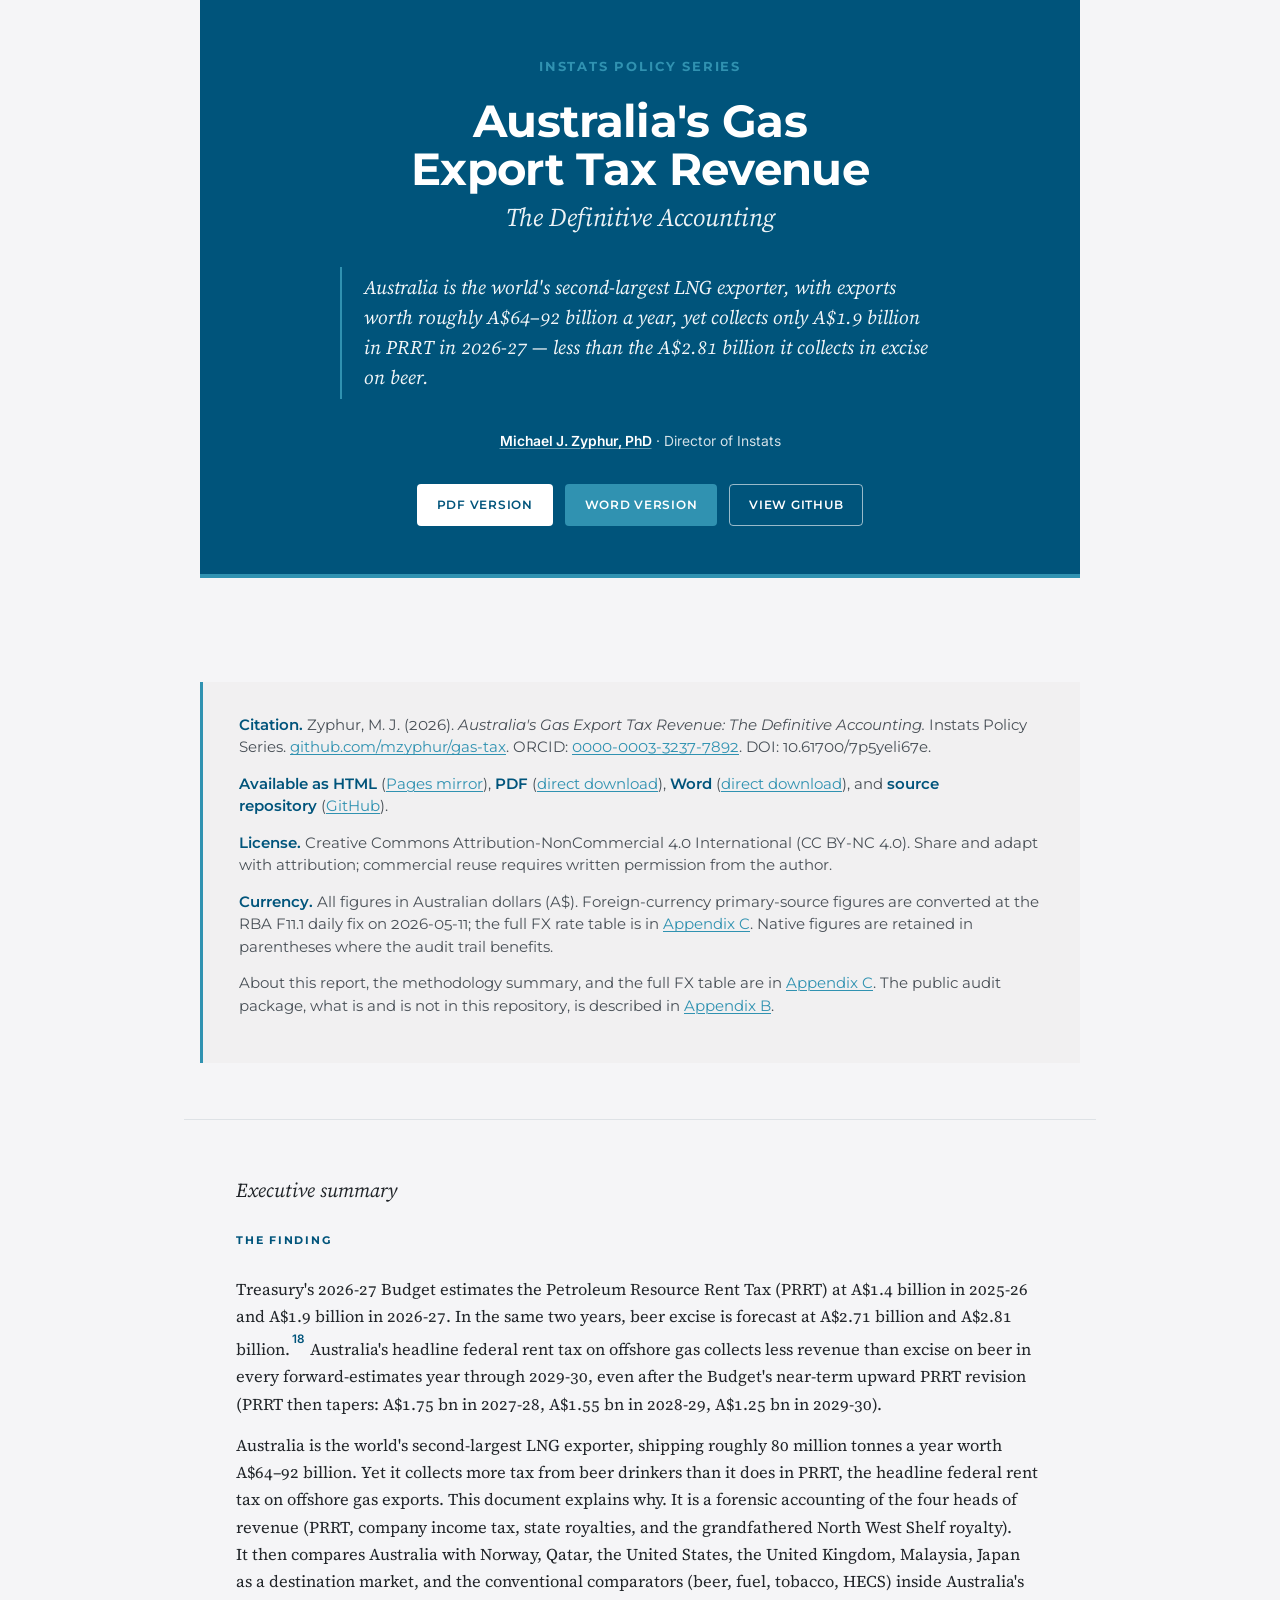
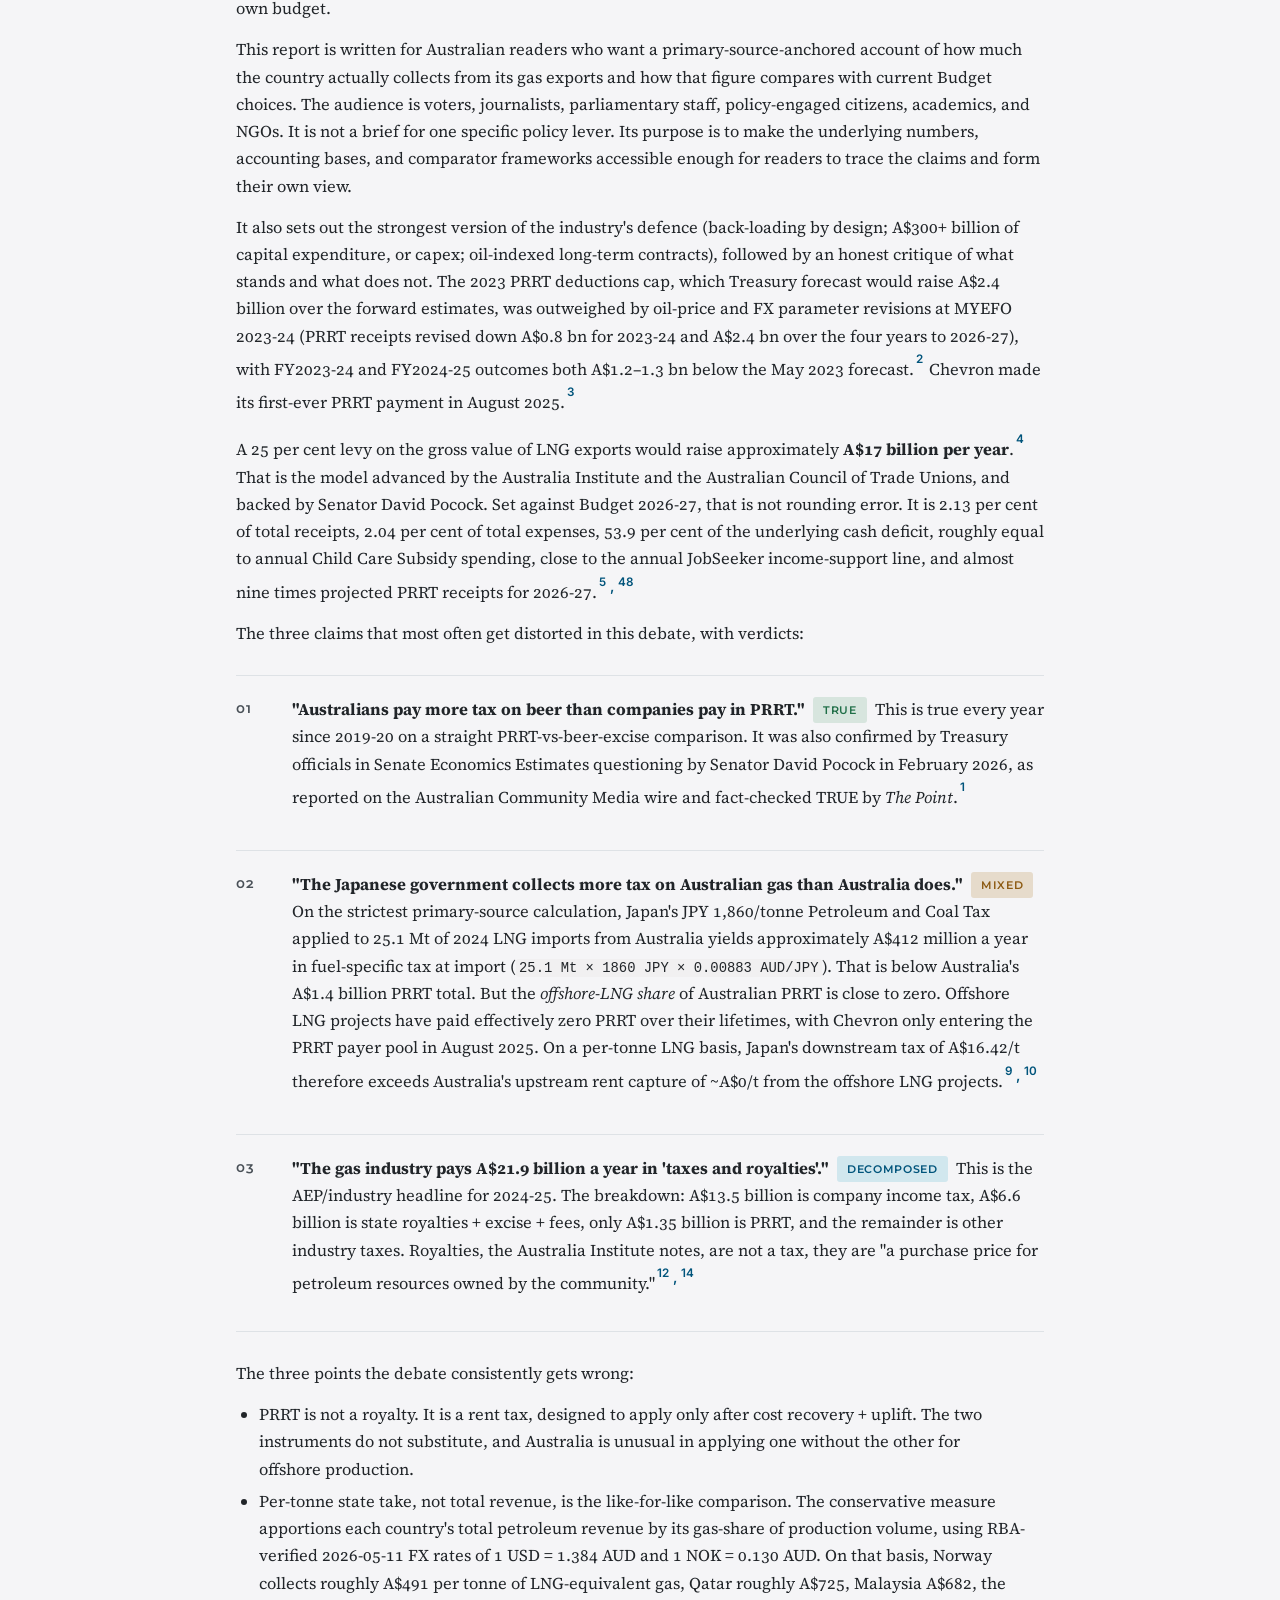
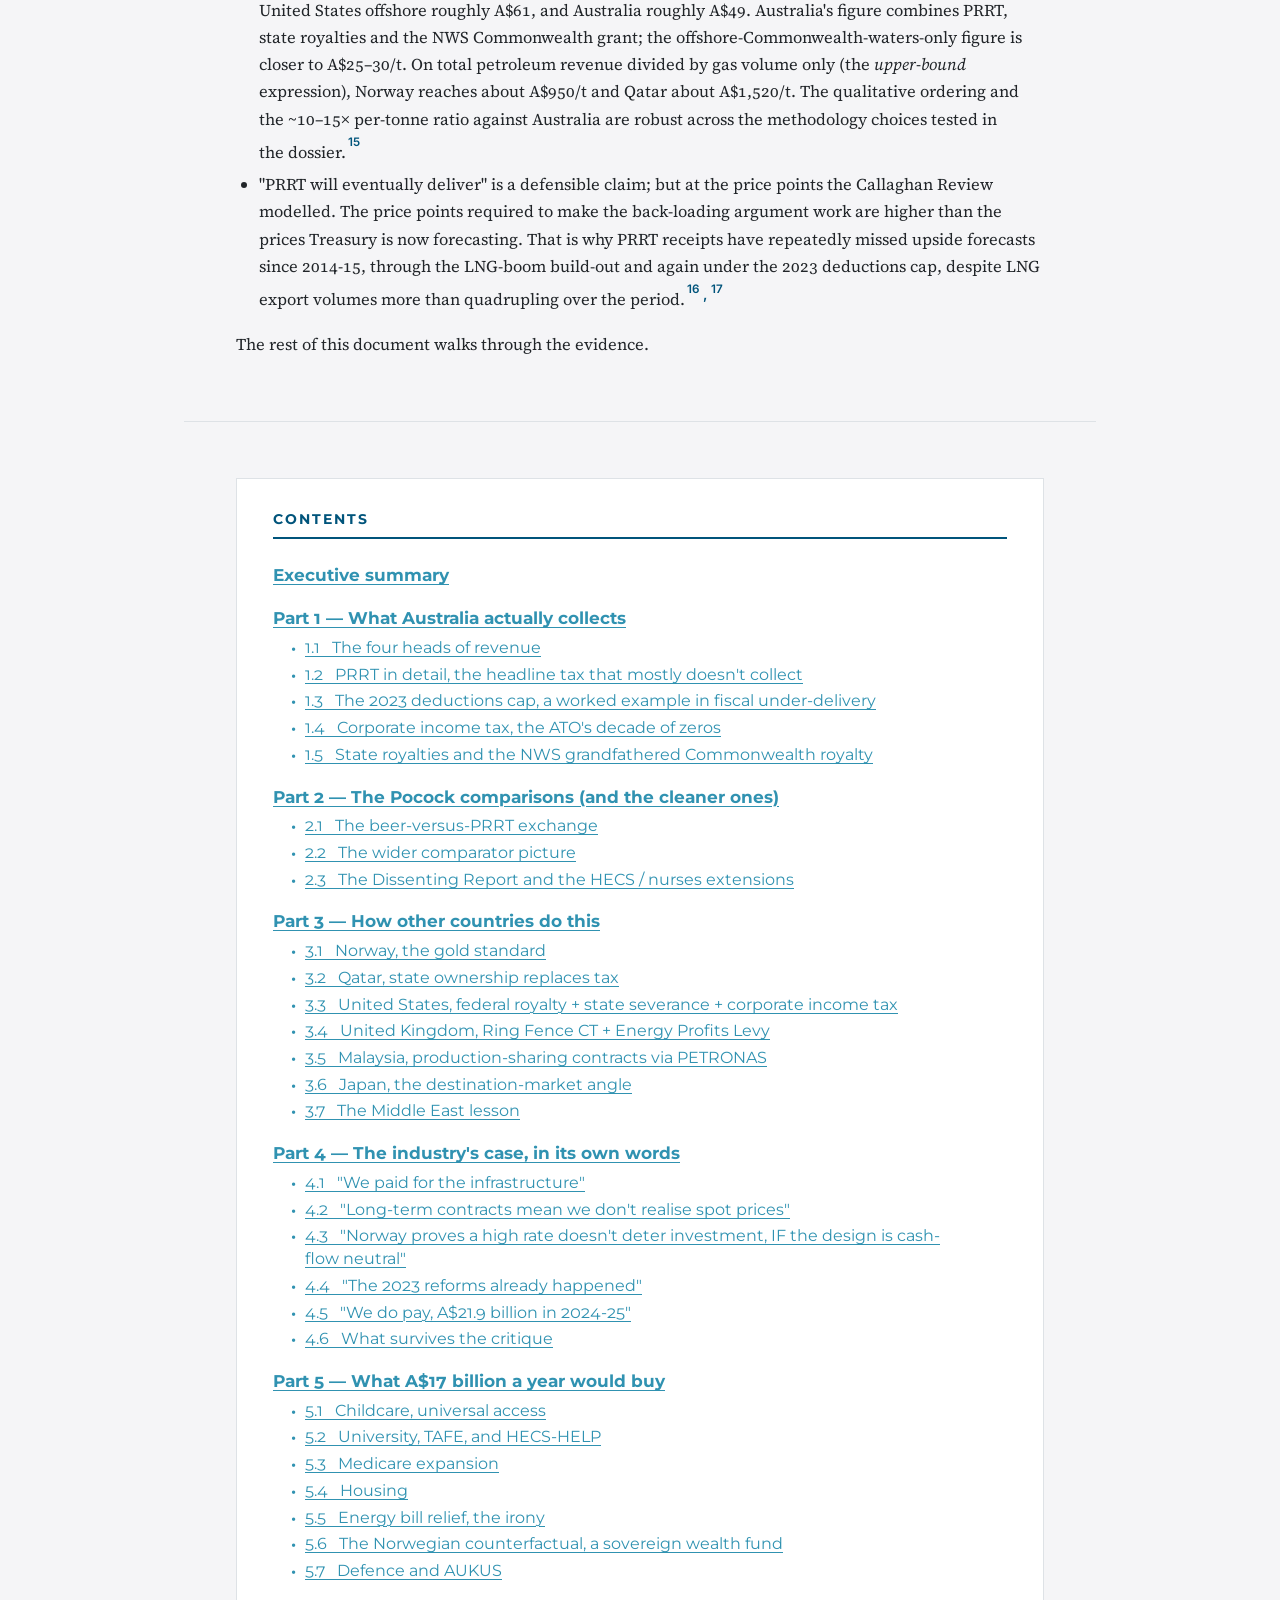
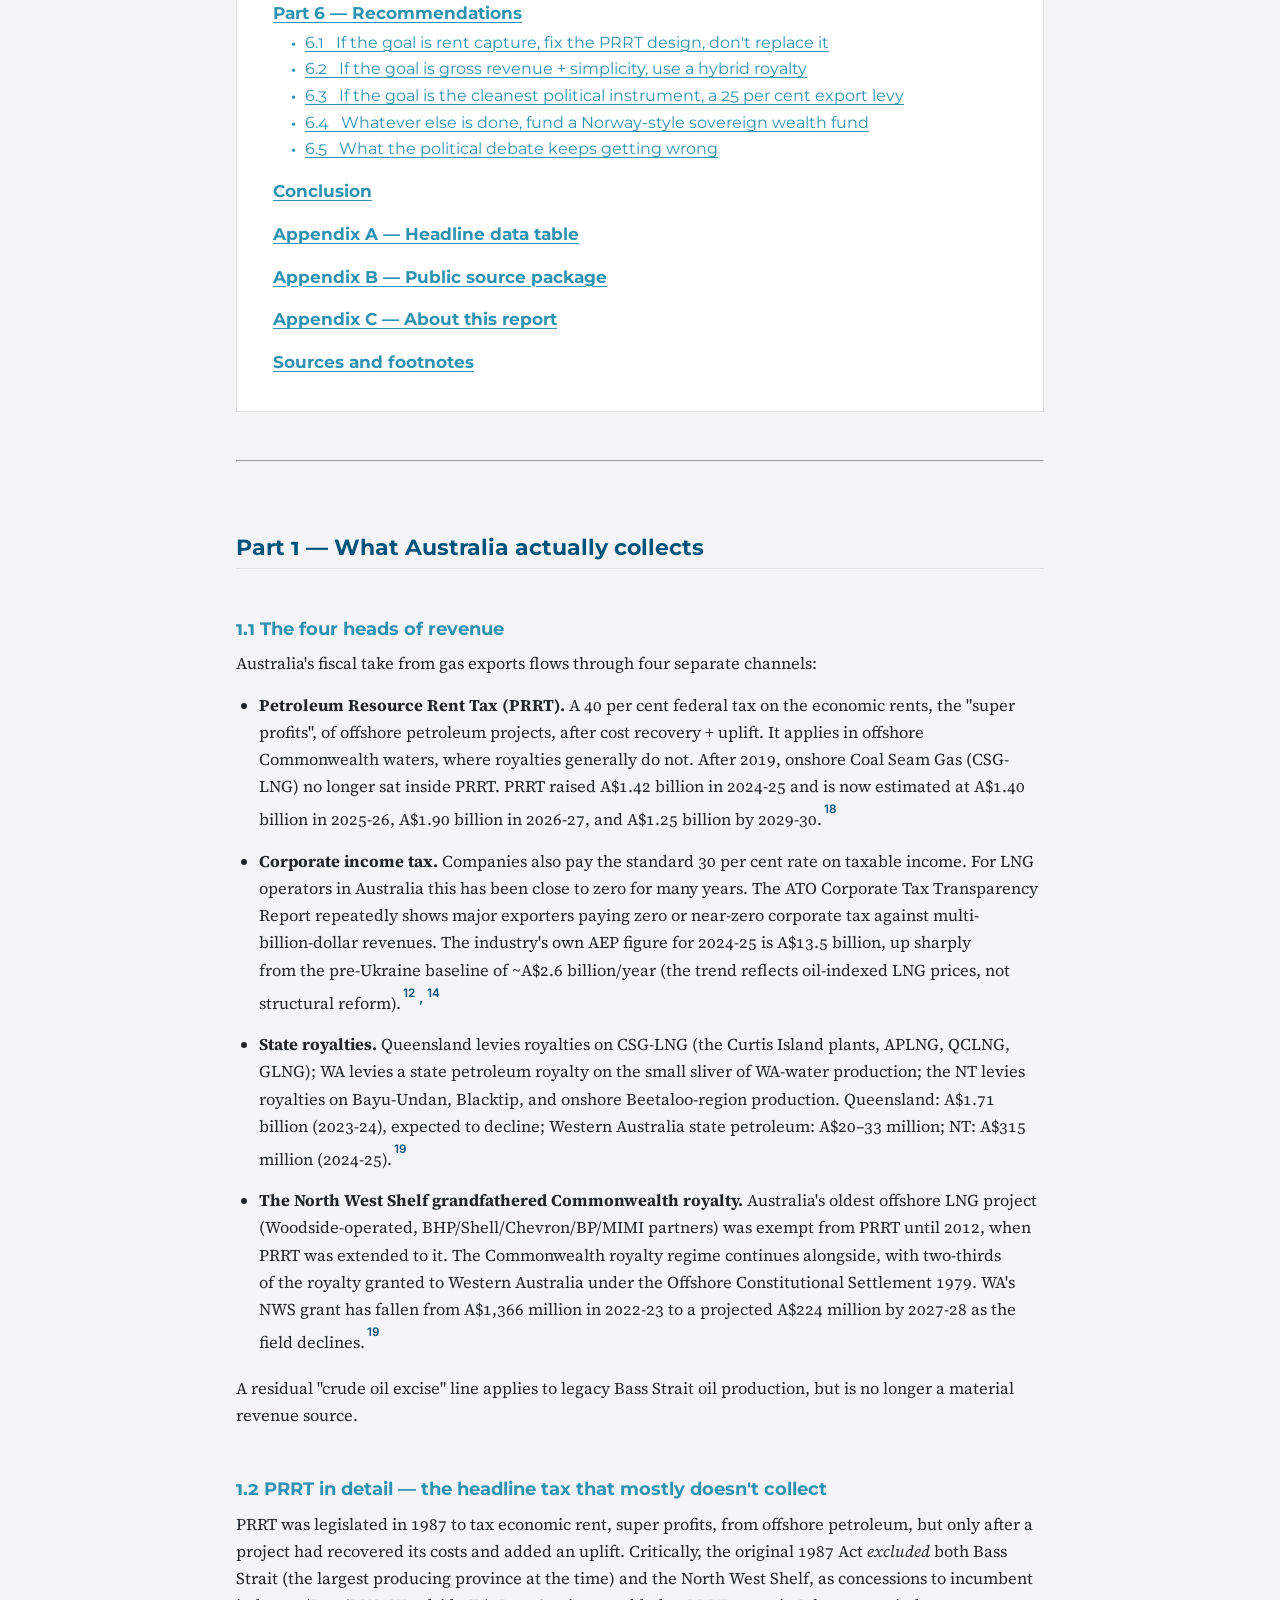
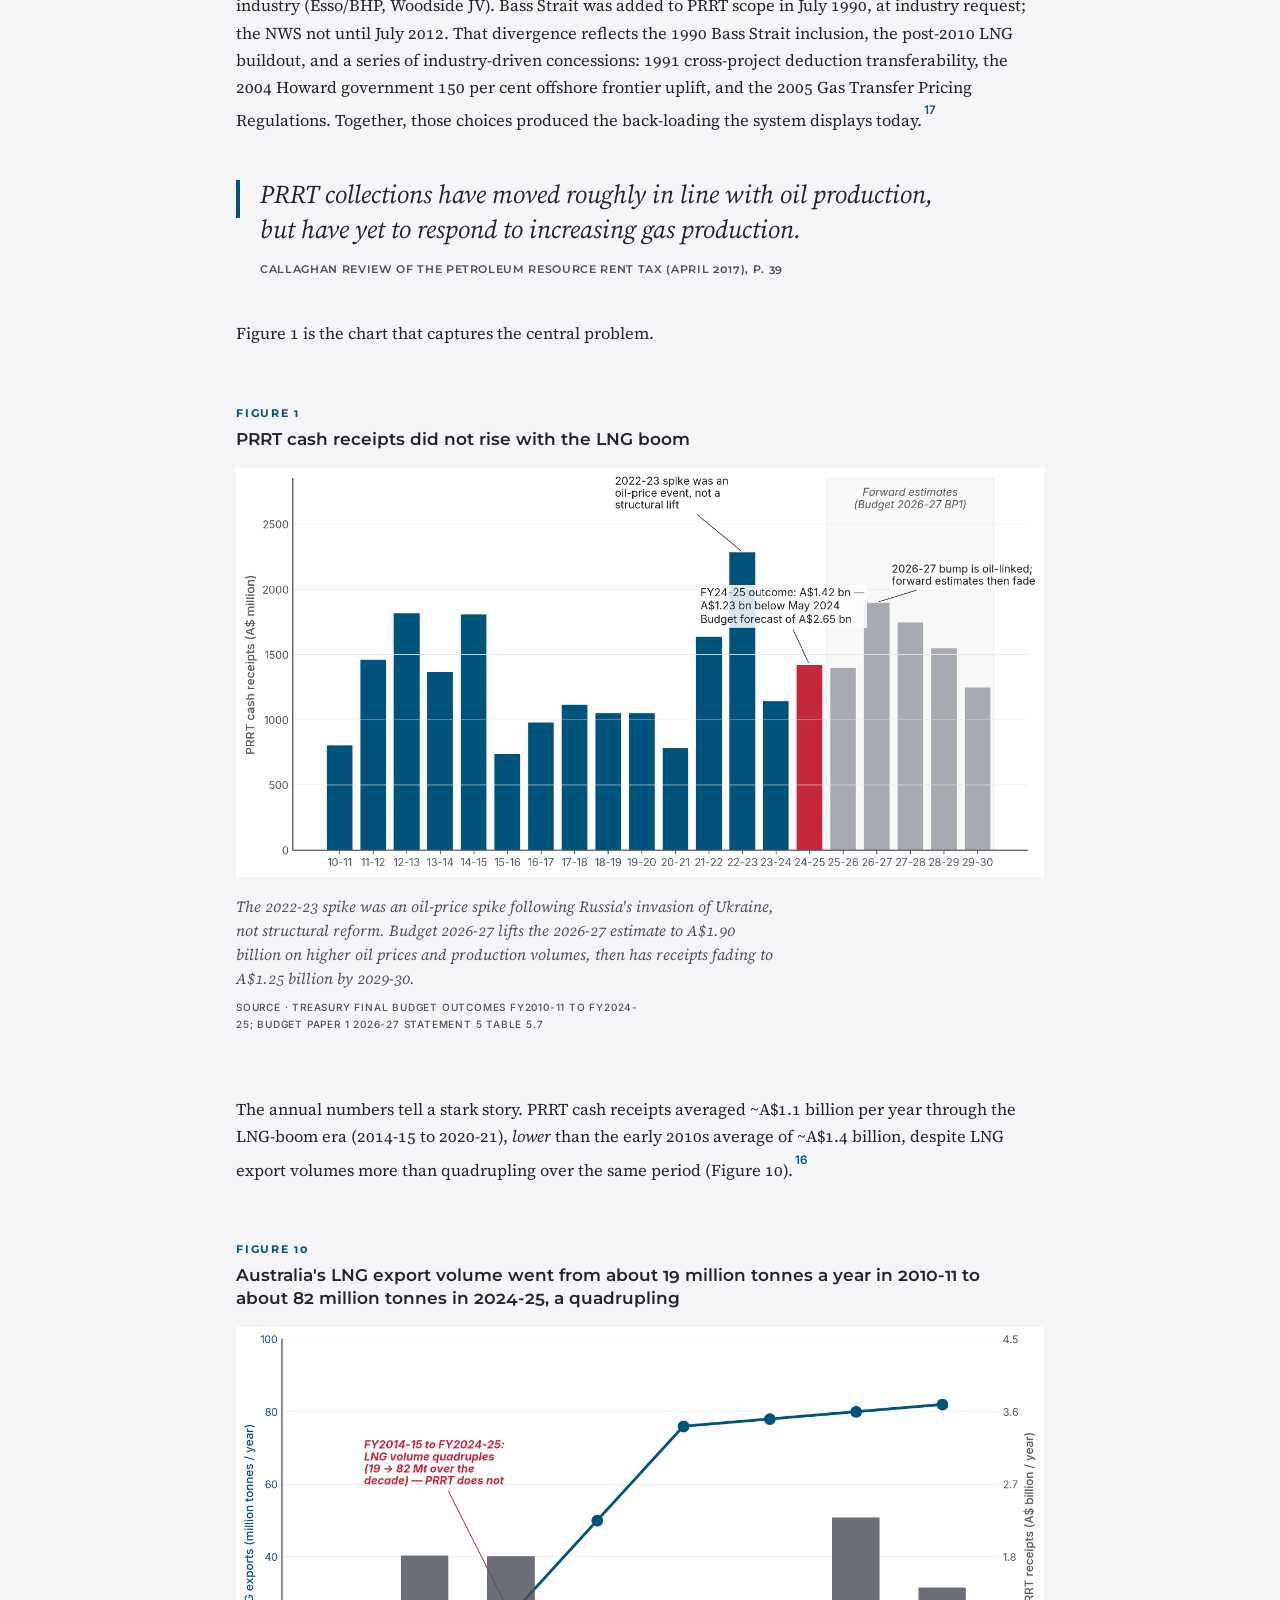
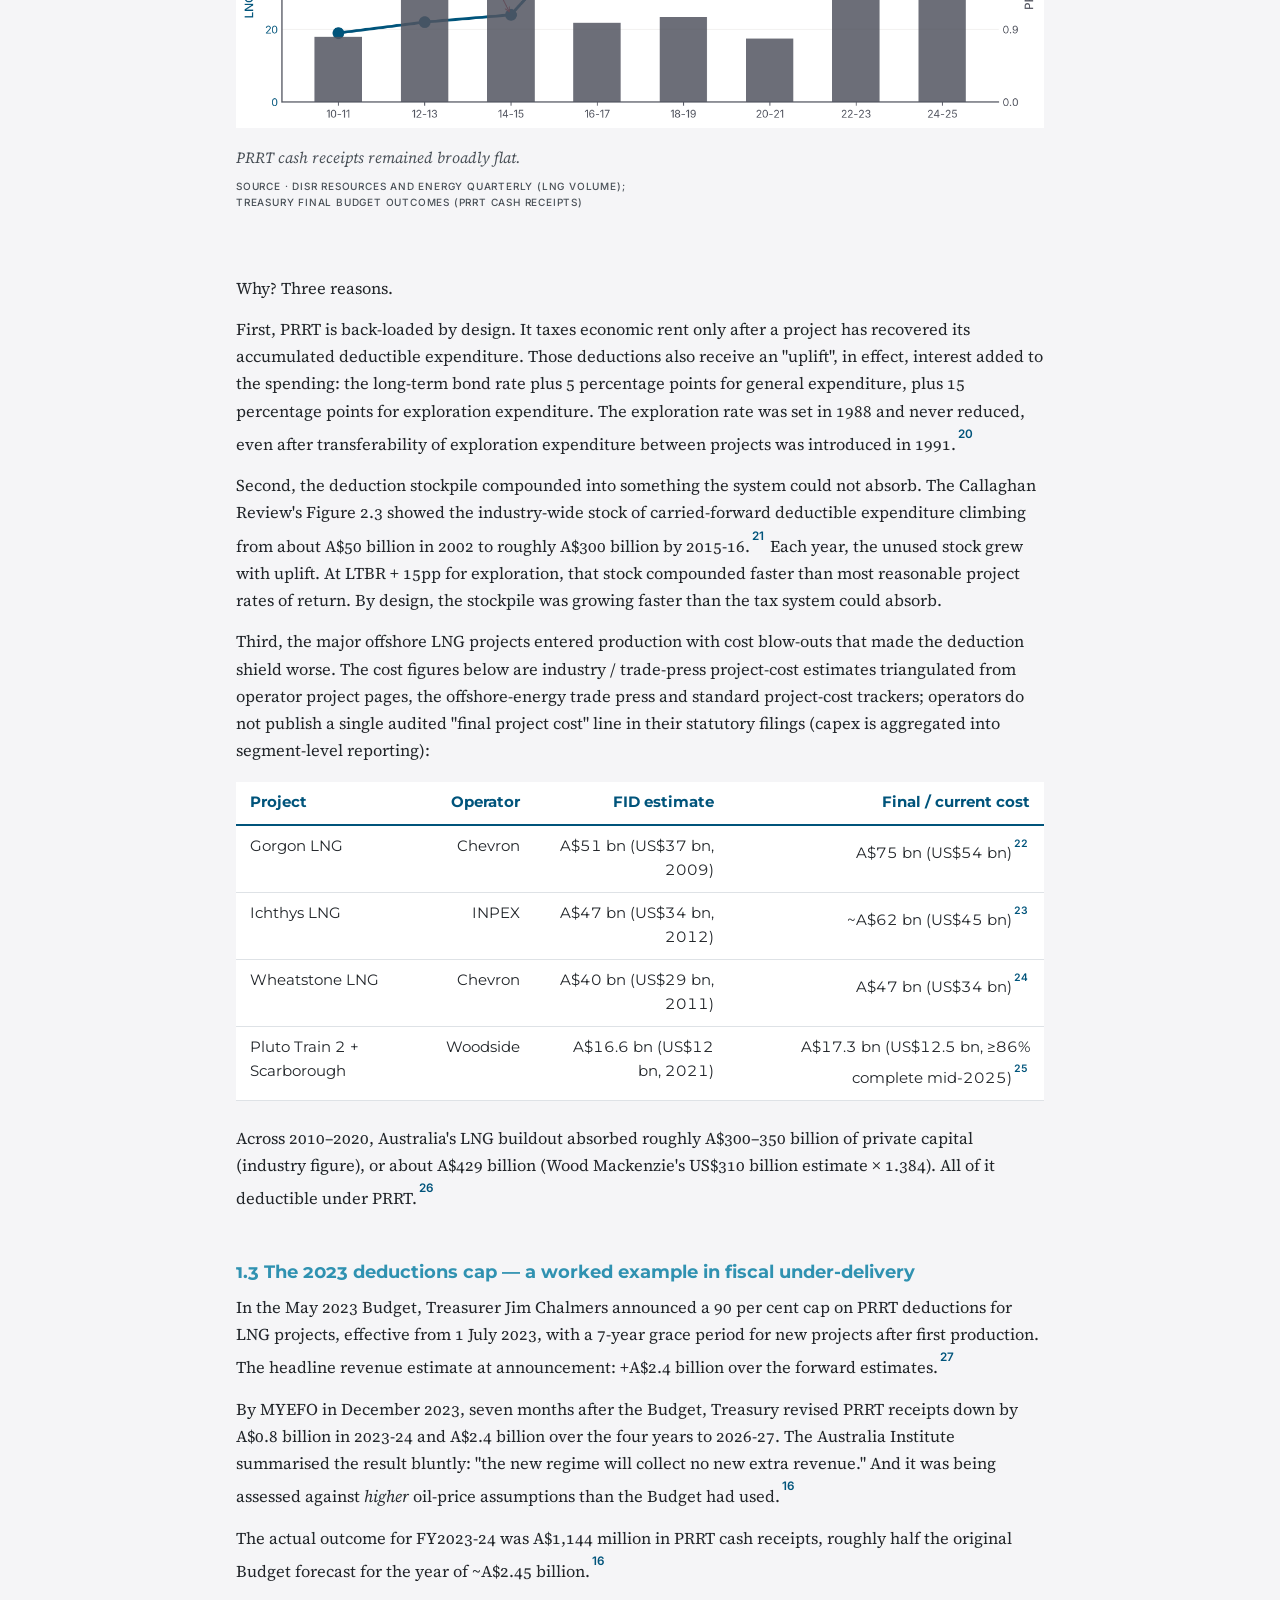
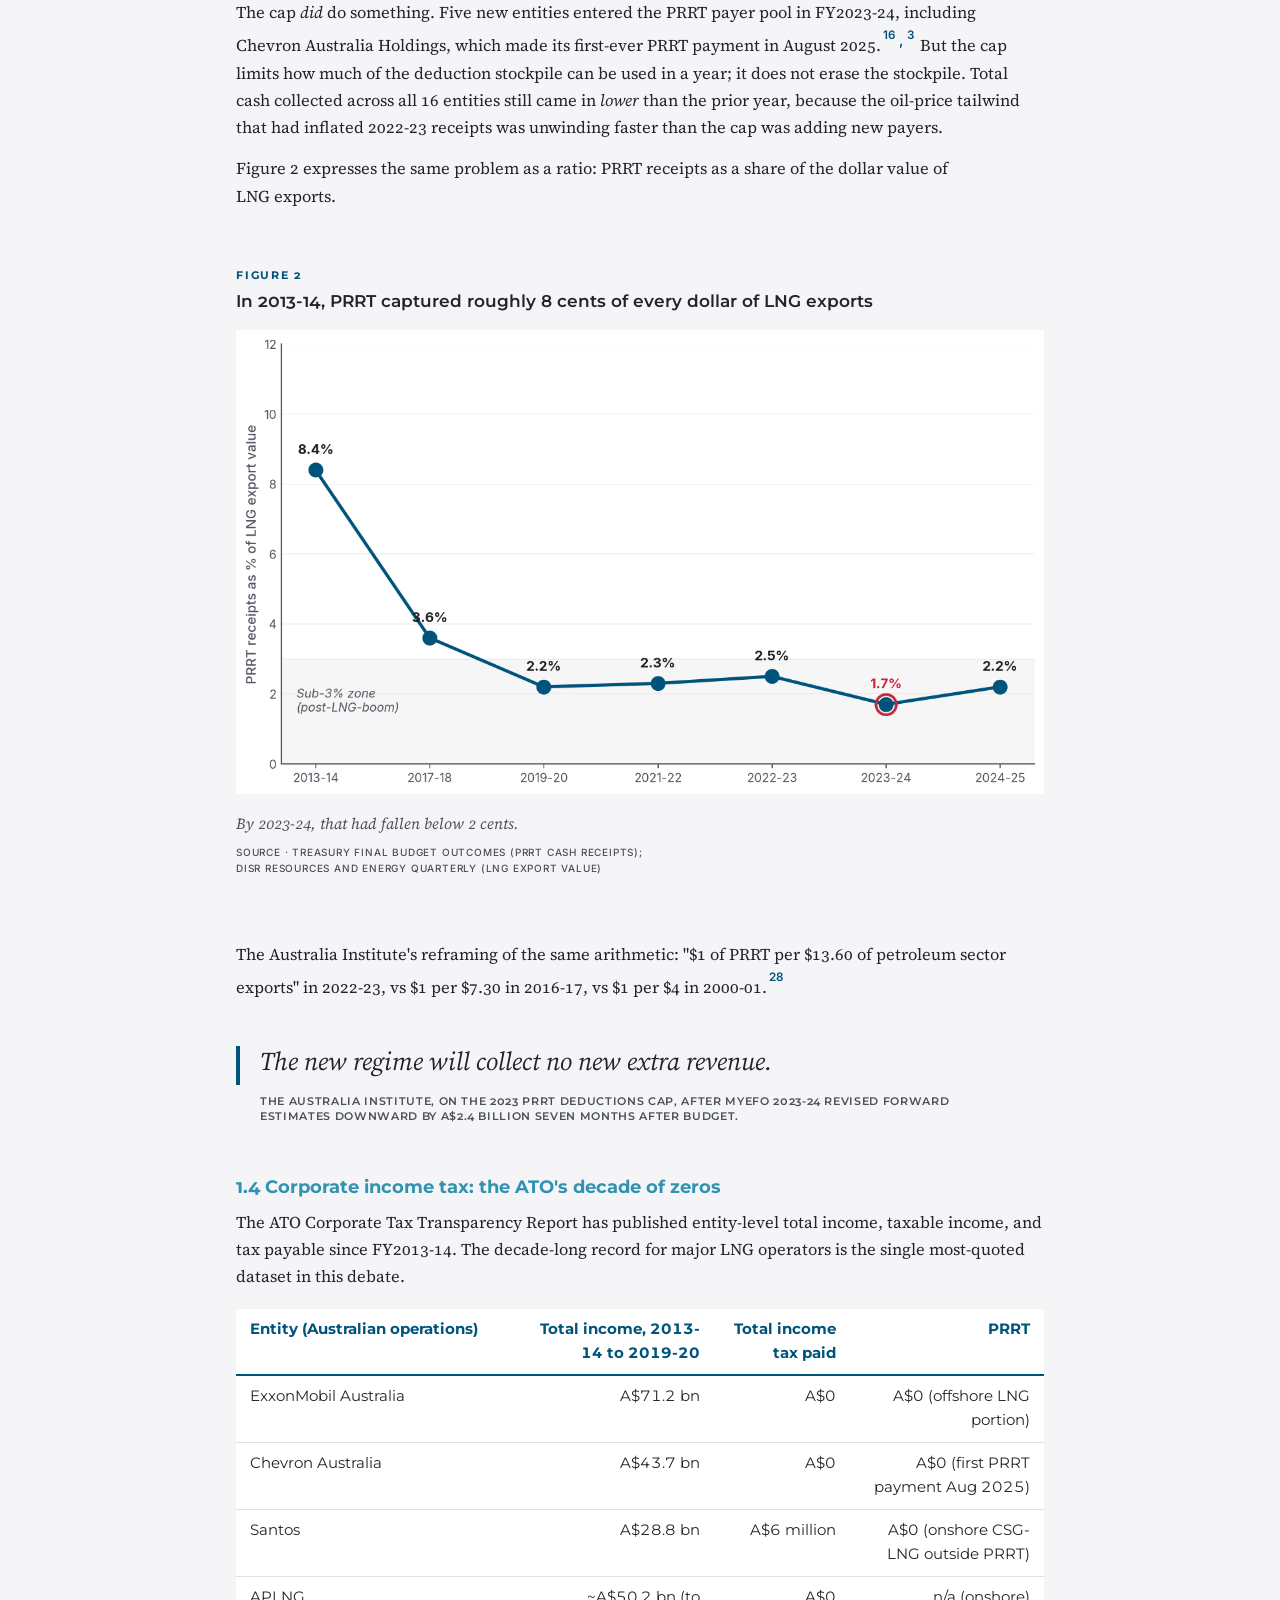
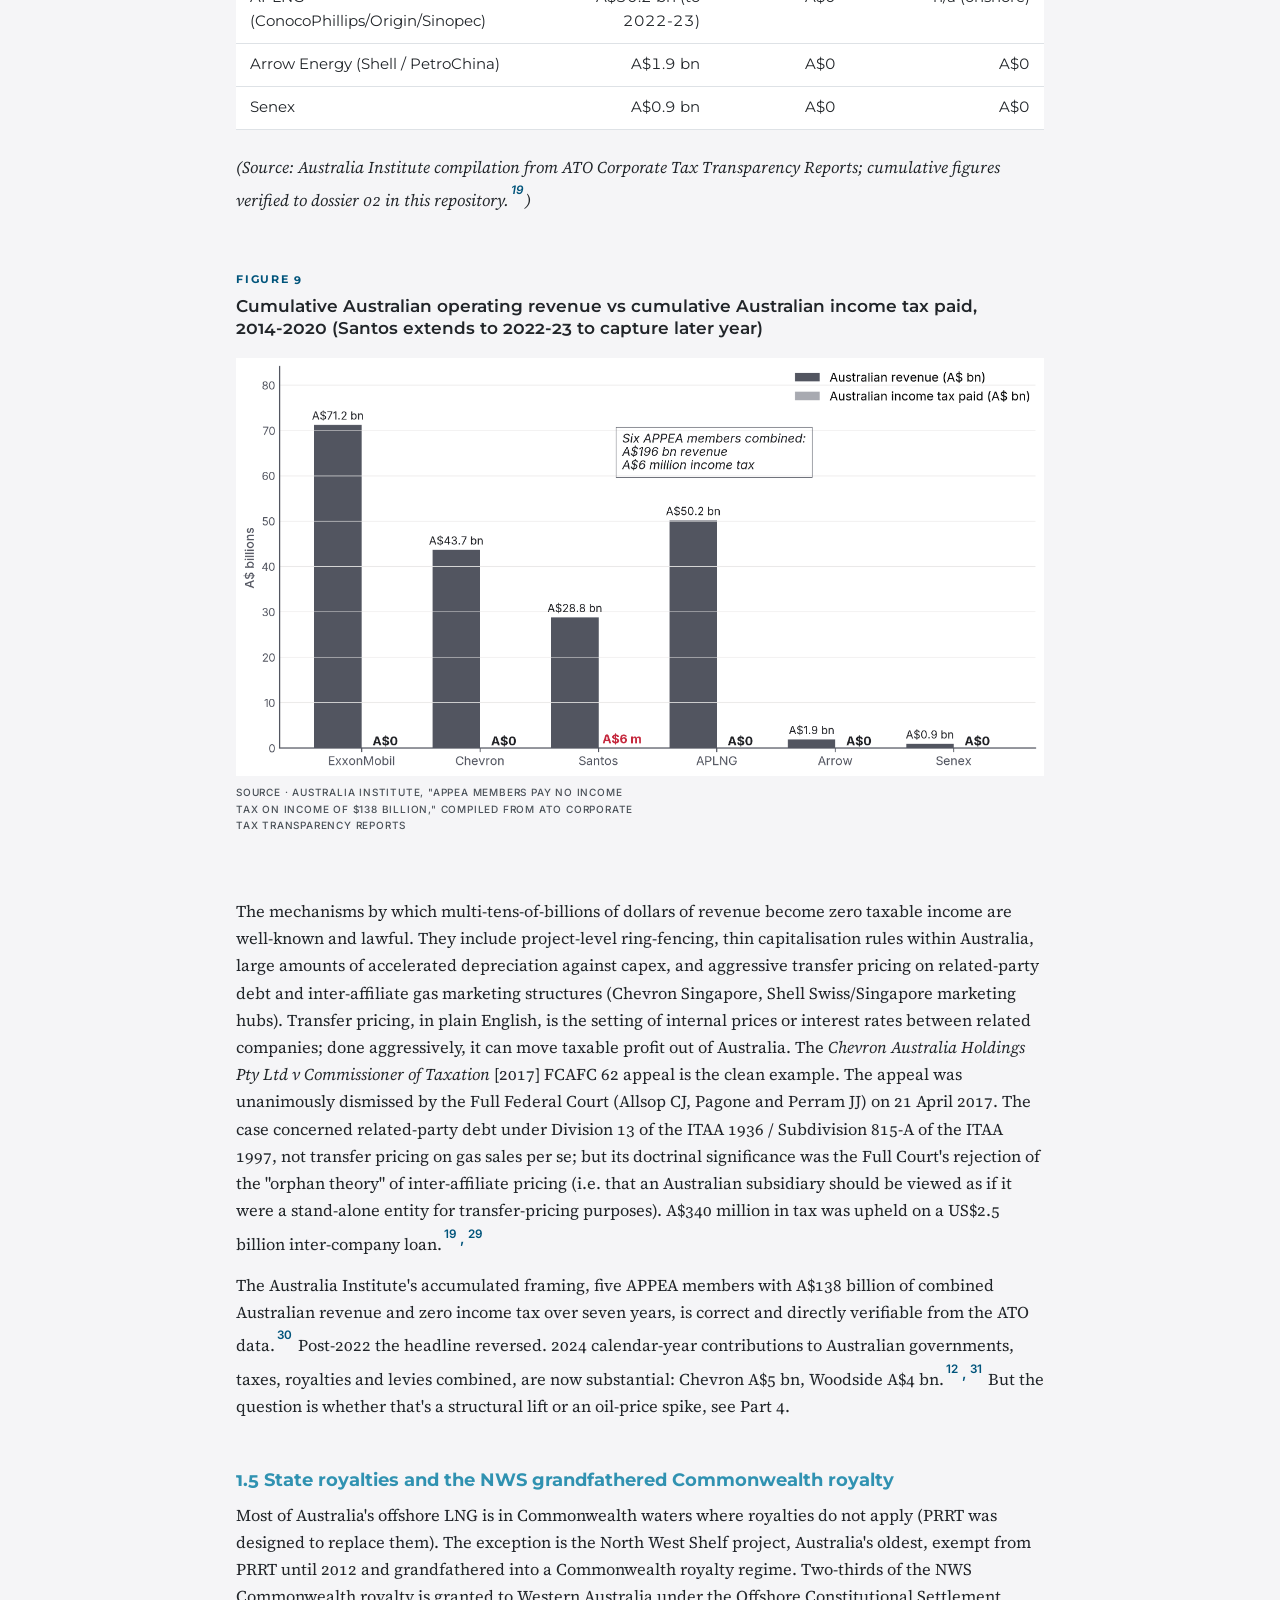
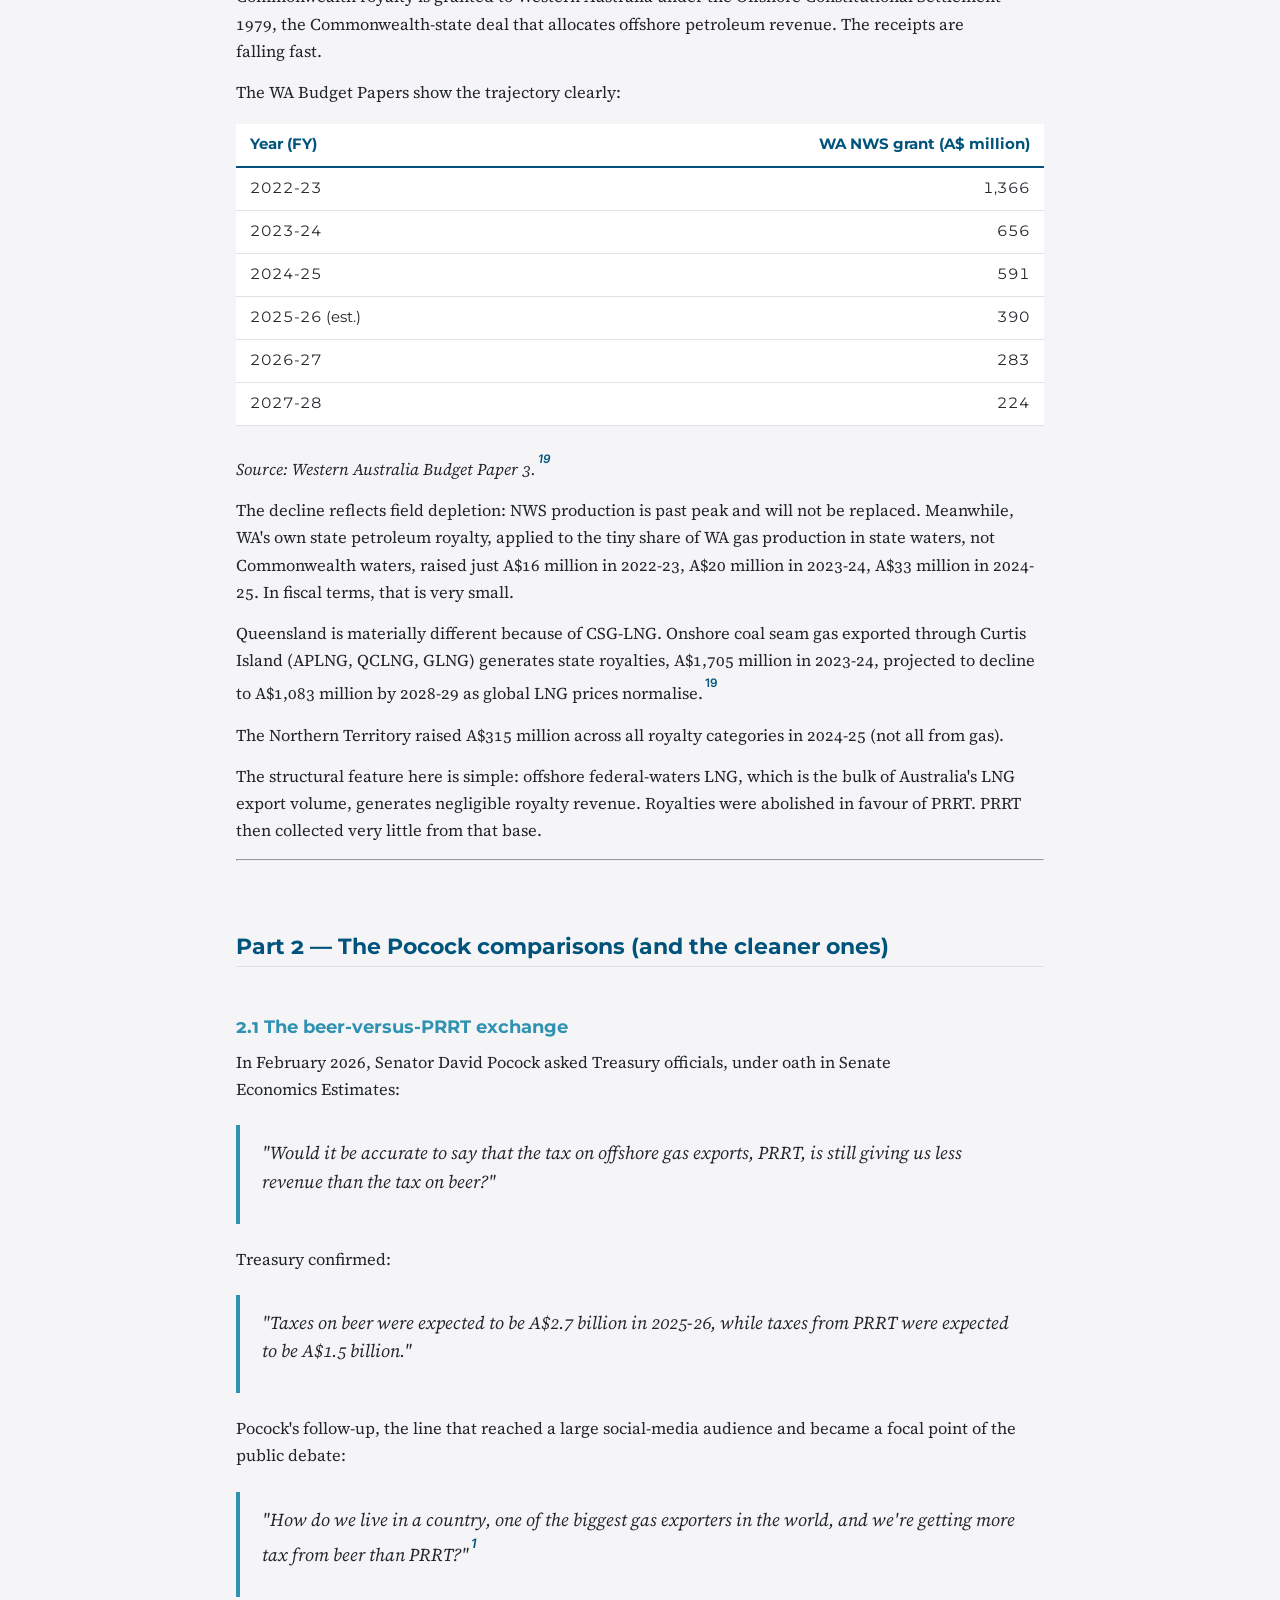
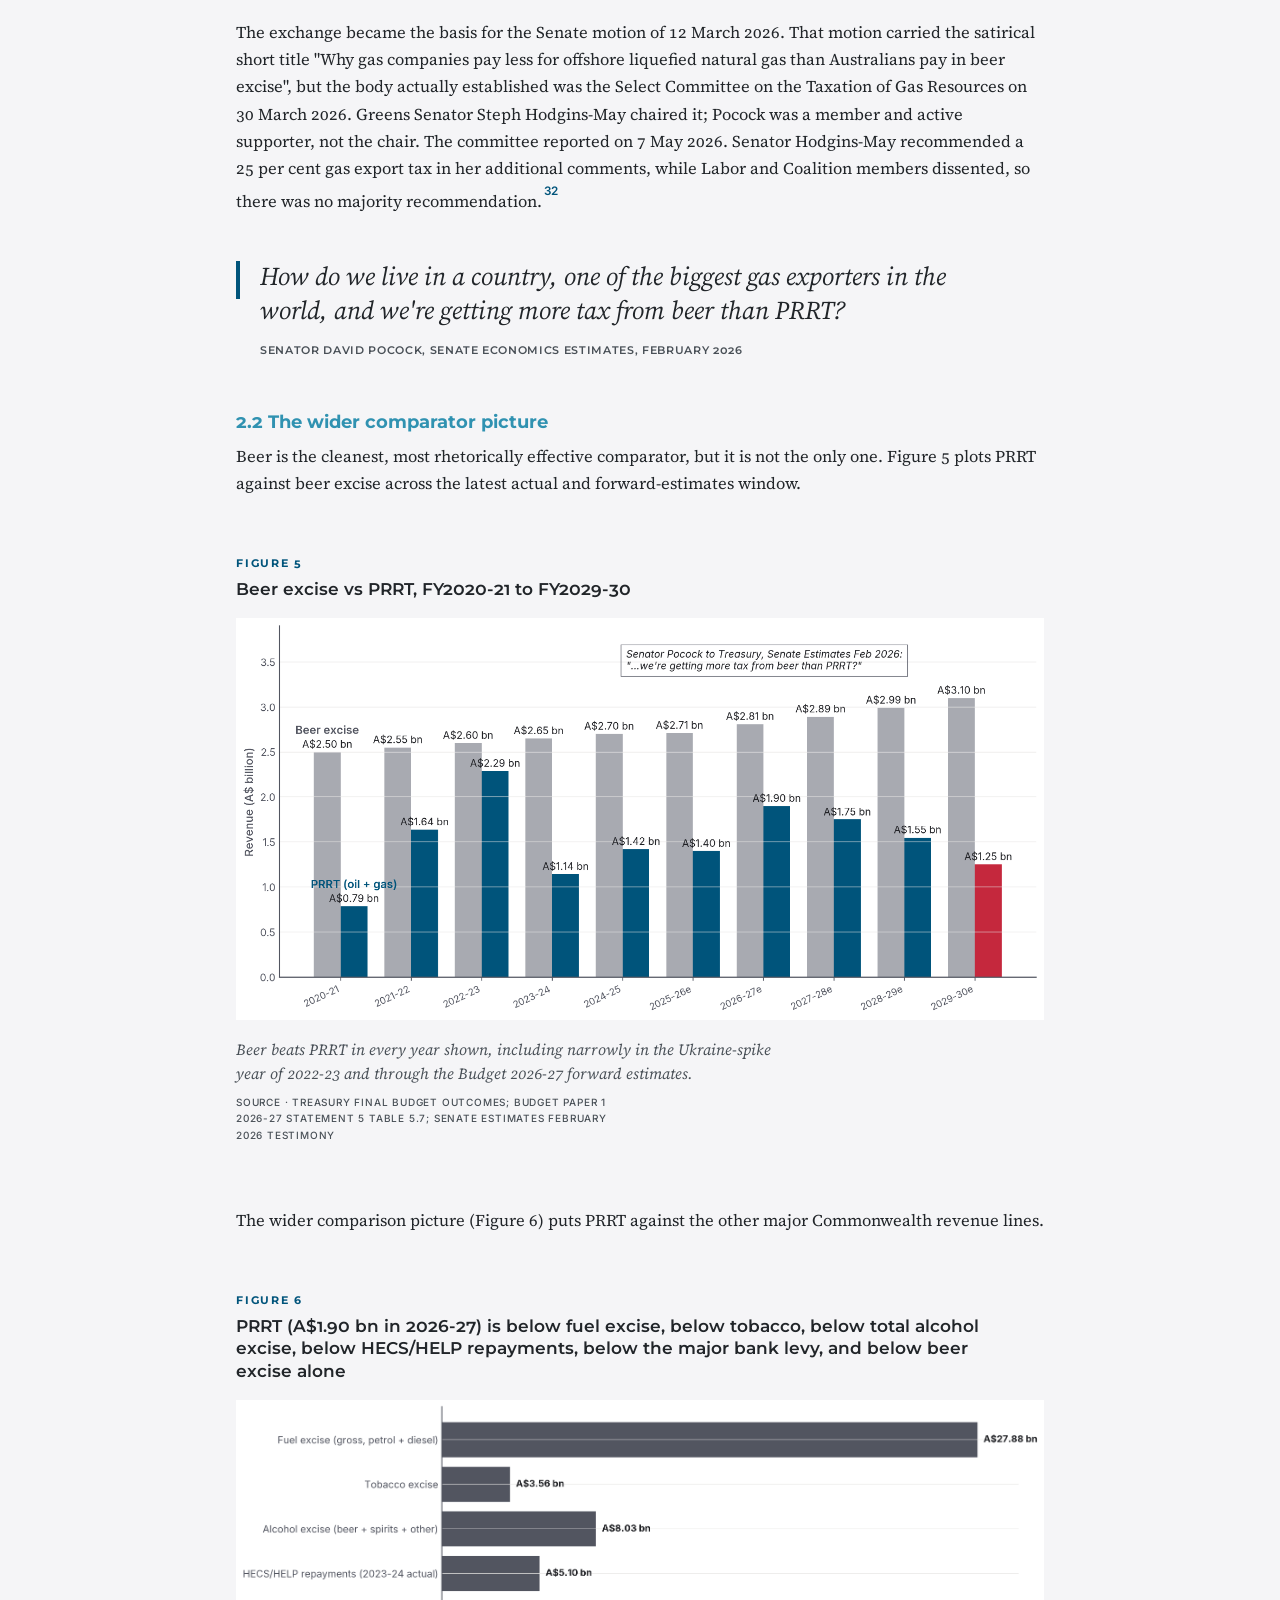
<file: docs/index.html>
<!doctype html>
<html lang="en">
<head>
  <meta charset="utf-8">
  <meta name="viewport" content="width=device-width,initial-scale=1">
  <title>Australia's Gas Export Tax Revenue: The Definitive Accounting</title>
  <meta name="description" content="How much does Australia actually collect from its gas exports? A source-documented policy analysis with public source notes, chart data, and three deliverable formats.">
  <meta property="og:title" content="Australia's Gas Export Tax Revenue: The Definitive Accounting">
  <meta property="og:description" content="How much does Australia actually collect from its gas exports? A source-documented policy analysis with public source notes, chart data, and three deliverable formats.">
  <meta property="og:image" content="assets/instats_logo.png">
  <meta property="og:type" content="article">
  <meta property="og:url" content="https://mzyphur.github.io/gas-tax/">
  <meta name="twitter:card" content="summary_large_image">
  <link rel="icon" type="image/png" href="assets/instats_logo.png">
  <link rel="stylesheet" href="report.css">
</head>
<body>


<div id="progress-bar" class="web-only" aria-hidden="true"></div>

<nav id="sticky-toc" class="sticky-toc web-only" aria-label="Table of contents">
  <div class="sticky-toc-title">Contents</div>
  <ol><li><a href="#part-1-what-australia-actually-collects_1">Part 1 — What Australia actually collects</a></li>
  <li><a href="#part-2-the-pocock-comparisons-and-the-cleaner-ones_1">Part 2 — The Pocock comparisons (and the cleaner ones)</a></li>
  <li><a href="#part-3-how-other-countries-do-this_1">Part 3 — How other countries do this</a></li>
  <li><a href="#part-4-the-industrys-case-in-its-own-words_1">Part 4 — The industry's case, in its own words</a></li>
  <li><a href="#part-5-what-a17-billion-a-year-would-buy_1">Part 5 — What A$17 billion a year would buy</a></li>
  <li><a href="#part-6-recommendations_1">Part 6 — Recommendations</a></li>
  <li><a href="#conclusion_1">Conclusion</a></li>
  <li><a href="#appendix-a-headline-data-table_1">Appendix A — Headline data table</a></li>
  <li><a href="#appendix-b-public-source-package_1">Appendix B — Public source package</a></li>
  <li><a href="#appendix-c-about-this-report_1">Appendix C — About this report</a></li>
  <li><a href="#sources-and-footnotes_1">Sources and footnotes</a></li></ol>
</nav>

<section class="hero web-only" aria-label="Report at a glance">
  <div class="hero-inner">
    <div class="hero-series">Instats Policy Series</div>
    <h1 class="hero-title">Australia's Gas Export Tax Revenue</h1>
    <p class="hero-subtitle">The Definitive Accounting</p>
    <p class="hero-finding">Australia is the world&#x27;s second-largest LNG exporter, with exports worth roughly A$64–92 billion a year, yet collects only A$1.9 billion in PRRT in 2026-27 — less than the A$2.81 billion it collects in excise on beer.</p>
    <p class="hero-byline"><a class="hero-author-link" href="https://scholar.google.com/citations?user=J2VA-RMAAAAJ&amp;hl=en" target="_blank" rel="noopener">Michael J. Zyphur, PhD</a> &middot; <span class="hero-author-bio">Director of Instats</span></p>
    <div class="hero-actions">
      <a class="hero-btn hero-btn-pdf" href="Instats - Australia's Gas Export Tax Revenue.pdf" download>PDF version</a>
      <a class="hero-btn hero-btn-docx" href="Instats - Australia's Gas Export Tax Revenue.docx" download>Word version</a>
      <a class="hero-btn hero-btn-repo" href="https://github.com/mzyphur/gas-tax" target="_blank" rel="noopener">View GitHub</a>
    </div>
  </div>
</section>

<div class="wrap">
<div class="cover">
<p><a class="cover-logo" href="https://instats.org"><img alt="Instats" src="assets/instats_logo.png"></a></p>
<div class="kicker">
<p>INSTATS POLICY SERIES &nbsp;·&nbsp; May 2026</p>
</div>
<h1 id="australias-gas-export-tax-revenue">Australia's Gas Export Tax Revenue</h1>
<h2 id="the-definitive-accounting"><em>The Definitive Accounting</em></h2>
<div class="abstract">
<p>How much does Australia actually collect from its gas exports? And what does that look like compared with beer excise, HECS debt, a Norwegian sovereign wealth fund, and choices in the current Commonwealth Budget? <strong>The short answer: less than the country collects from beer; about a tenth of what Norway collects per tonne; and roughly A$17 billion a year less than a 25 per cent export tax would raise. That sum is roughly equal to annual Child Care Subsidy spending and more than half the 2026-27 underlying cash deficit.</strong></p>
</div>
<div class="author">
<p><strong>Michael J. Zyphur, PhD</strong>
Instats &nbsp;·&nbsp; <a href="https://instats.org">instats.org</a> &nbsp;·&nbsp; <a href="mailto:support@instats.org">support@instats.org</a></p>
</div>
<div class="cover-band"><span class="cover-band-id">INSTATS-PS-2026-03</span></div>
</div>
<div class="pagebreak"></div>

<div class="colophon">
<p><strong>Citation.</strong> Zyphur, M. J. (2026). <em>Australia's Gas Export Tax Revenue: The Definitive Accounting.</em> Instats Policy Series. <a href="https://github.com/mzyphur/gas-tax">github.com/mzyphur/gas-tax</a>. ORCID: <a href="https://orcid.org/0000-0003-3237-7892">0000-0003-3237-7892</a>. DOI: 10.61700/7p5yeli67e.</p>
<p><strong>Available as</strong> <strong>HTML</strong> (<a href="https://mzyphur.github.io/gas-tax/">Pages mirror</a>), <strong>PDF</strong> (<a href="https://mzyphur.github.io/gas-tax/Instats%20-%20Australia's%20Gas%20Export%20Tax%20Revenue.pdf">direct download</a>), <strong>Word</strong> (<a href="https://mzyphur.github.io/gas-tax/Instats%20-%20Australia's%20Gas%20Export%20Tax%20Revenue.docx">direct download</a>), and <strong>source repository</strong> (<a href="https://github.com/mzyphur/gas-tax">GitHub</a>).</p>
<p><strong>License.</strong> Creative Commons Attribution-NonCommercial 4.0 International (CC BY-NC 4.0). Share and adapt with attribution; commercial reuse requires written permission from the author.</p>
<p><strong>Currency.</strong> All figures in Australian dollars (A$). Foreign-currency primary-source figures are converted at the RBA F11.1 daily fix on 2026-05-11; the full FX rate table is in <a href="#appendix-c-about-this-report">Appendix C</a>. Native figures are retained in parentheses where the audit trail benefits.</p>
<p>About this report, the methodology summary, and the full FX table are in <a href="#appendix-c-about-this-report">Appendix C</a>. The public audit package, what is and is not in this repository, is described in <a href="#appendix-b-public-source-package">Appendix B</a>.</p>
</div>
<div class="pagebreak"></div>

<div class="exec">
<p><span class="exec-kicker">Executive summary</span></p>
<h2 id="the-finding">The finding</h2>
<p>Treasury's 2026-27 Budget estimates the Petroleum Resource Rent Tax (PRRT) at A$1.4 billion in 2025-26 and A$1.9 billion in 2026-27. In the same two years, beer excise is forecast at A$2.71 billion and A$2.81 billion.<sup id="fnref3:bp1_table_4_7"><a class="footnote-ref" href="#fn:bp1_table_4_7">18</a></sup> Australia's headline federal rent tax on offshore gas collects less revenue than excise on beer in every forward-estimates year through 2029-30, even after the Budget's near-term upward PRRT revision (PRRT then tapers: A$1.75 bn in 2027-28, A$1.55 bn in 2028-29, A$1.25 bn in 2029-30).</p>
<p>Australia is the world's second-largest LNG exporter, shipping roughly 80 million tonnes a year worth A$64–92 billion. Yet it collects more tax from beer drinkers than it does in PRRT, the headline federal rent tax on offshore gas exports. This document explains why. It is a forensic accounting of the four heads of revenue (PRRT, company income tax, state royalties, and the grandfathered North West Shelf royalty). It then compares Australia with Norway, Qatar, the United States, the United Kingdom, Malaysia, Japan as a destination market, and the conventional comparators (beer, fuel, tobacco, HECS) inside Australia's own budget.</p>
<p>This report is written for Australian readers who want a primary-source-anchored account of how much the country actually collects from its gas exports and how that figure compares with current Budget choices. The audience is voters, journalists, parliamentary staff, policy-engaged citizens, academics, and NGOs. It is not a brief for one specific policy lever. Its purpose is to make the underlying numbers, accounting bases, and comparator frameworks accessible enough for readers to trace the claims and form their own view.</p>
<p>It also sets out the strongest version of the industry's defence (back-loading by design; A$300+ billion of capital expenditure, or capex; oil-indexed long-term contracts), followed by an honest critique of what stands and what does not. The 2023 PRRT deductions cap, which Treasury forecast would raise A$2.4 billion over the forward estimates, was outweighed by oil-price and FX parameter revisions at MYEFO 2023-24 (PRRT receipts revised down A$0.8 bn for 2023-24 and A$2.4 bn over the four years to 2026-27), with FY2023-24 and FY2024-25 outcomes both A$1.2–1.3 bn below the May 2023 forecast.<sup id="fnref:prrt_cap_wipeout"><a class="footnote-ref" href="#fn:prrt_cap_wipeout">2</a></sup> Chevron made its first-ever PRRT payment in August 2025.<sup id="fnref2:chevron_first_prrt"><a class="footnote-ref" href="#fn:chevron_first_prrt">3</a></sup></p>
<p>A 25 per cent levy on the gross value of LNG exports would raise approximately <strong>A$17 billion per year</strong>.<sup id="fnref2:ai_25pc"><a class="footnote-ref" href="#fn:ai_25pc">4</a></sup> That is the model advanced by the Australia Institute and the Australian Council of Trade Unions, and backed by Senator David Pocock. Set against Budget 2026-27, that is not rounding error. It is 2.13 per cent of total receipts, 2.04 per cent of total expenses, 53.9 per cent of the underlying cash deficit, roughly equal to annual Child Care Subsidy spending, close to the annual JobSeeker income-support line, and almost nine times projected PRRT receipts for 2026-27.<sup id="fnref2:budget_26_27"><a class="footnote-ref" href="#fn:budget_26_27">5</a></sup><span class="footnote-sep">,</span><sup id="fnref2:bp1_expenses"><a class="footnote-ref" href="#fn:bp1_expenses">48</a></sup></p>
<p>The three claims that most often get distorted in this debate, with verdicts:</p>
<ol>
<li>
<p><strong>"Australians pay more tax on beer than companies pay in PRRT."</strong> <span class="verdict true">TRUE</span> This is true every year since 2019-20 on a straight PRRT-vs-beer-excise comparison. It was also confirmed by Treasury officials in Senate Economics Estimates questioning by Senator David Pocock in February 2026, as reported on the Australian Community Media wire and fact-checked TRUE by <em>The Point</em>.<sup id="fnref2:pocock_senate"><a class="footnote-ref" href="#fn:pocock_senate">1</a></sup></p>
</li>
<li>
<p><strong>"The Japanese government collects more tax on Australian gas than Australia does."</strong> <span class="verdict mixed">MIXED</span> On the strictest primary-source calculation, Japan's JPY 1,860/tonne Petroleum and Coal Tax applied to 25.1 Mt of 2024 LNG imports from Australia yields approximately A$412 million a year in fuel-specific tax at import (<code>25.1 Mt × 1860 JPY × 0.00883 AUD/JPY</code>). That is below Australia's A$1.4 billion PRRT total. But the <em>offshore-LNG share</em> of Australian PRRT is close to zero. Offshore LNG projects have paid effectively zero PRRT over their lifetimes, with Chevron only entering the PRRT payer pool in August 2025. On a per-tonne LNG basis, Japan's downstream tax of A$16.42/t therefore exceeds Australia's upstream rent capture of ~A$0/t from the offshore LNG projects.<sup id="fnref:denniss_japan"><a class="footnote-ref" href="#fn:denniss_japan">9</a></sup><span class="footnote-sep">,</span><sup id="fnref3:japan_dossier"><a class="footnote-ref" href="#fn:japan_dossier">10</a></sup></p>
</li>
<li>
<p><strong>"The gas industry pays A$21.9 billion a year in 'taxes and royalties'."</strong> <span class="verdict decomposed">DECOMPOSED</span> This is the AEP/industry headline for 2024-25. The breakdown: A$13.5 billion is company income tax, A$6.6 billion is state royalties + excise + fees, only A$1.35 billion is PRRT, and the remainder is other industry taxes. Royalties, the Australia Institute notes, are not a tax, they are "a purchase price for petroleum resources owned by the community."<sup id="fnref3:aep_july2025"><a class="footnote-ref" href="#fn:aep_july2025">12</a></sup><span class="footnote-sep">,</span><sup id="fnref3:campbell_debunked"><a class="footnote-ref" href="#fn:campbell_debunked">14</a></sup></p>
</li>
</ol>
<p>The three points the debate consistently gets wrong:</p>
<ul>
<li>PRRT is not a royalty. It is a rent tax, designed to apply only after cost recovery + uplift. The two instruments do not substitute, and Australia is unusual in applying one without the other for offshore production.</li>
<li>Per-tonne state take, not total revenue, is the like-for-like comparison. The conservative measure apportions each country's total petroleum revenue by its gas-share of production volume, using RBA-verified 2026-05-11 FX rates of 1 USD = 1.384 AUD and 1 NOK = 0.130 AUD. On that basis, Norway collects roughly A$491 per tonne of LNG-equivalent gas, Qatar roughly A$725, Malaysia A$682, the United States offshore roughly A$61, and Australia roughly A$49. Australia's figure combines PRRT, state royalties and the NWS Commonwealth grant; the offshore-Commonwealth-waters-only figure is closer to A$25–30/t. On total petroleum revenue divided by gas volume only (the <em>upper-bound</em> expression), Norway reaches about A$950/t and Qatar about A$1,520/t. The qualitative ordering and the ~10–15× per-tonne ratio against Australia are robust across the methodology choices tested in the dossier.<sup id="fnref4:international_dossier"><a class="footnote-ref" href="#fn:international_dossier">15</a></sup></li>
<li>"PRRT will eventually deliver" is a defensible claim; but at the price points the Callaghan Review modelled. The price points required to make the back-loading argument work are higher than the prices Treasury is now forecasting. That is why PRRT receipts have repeatedly missed upside forecasts since 2014-15, through the LNG-boom build-out and again under the 2023 deductions cap, despite LNG export volumes more than quadrupling over the period.<sup id="fnref5:prrt_dossier"><a class="footnote-ref" href="#fn:prrt_dossier">16</a></sup><span class="footnote-sep">,</span><sup id="fnref5:callaghan"><a class="footnote-ref" href="#fn:callaghan">17</a></sup></li>
</ul>
<p>The rest of this document walks through the evidence.</p>
</div>
<div class="pagebreak"></div>

<div class="toc">
<h1 id="contents">Contents</h1>
<h4 id="executive-summary"><a href="#the-finding">Executive summary</a></h4>
<h4 id="part-1-what-australia-actually-collects"><a href="#part-1-what-australia-actually-collects_1">Part 1 — What Australia actually collects</a></h4>
<ul>
<li><a href="#11-the-four-heads-of-revenue">1.1 &nbsp; The four heads of revenue</a></li>
<li><a href="#12-prrt-in-detail-the-headline-tax-that-mostly-doesnt-collect">1.2 &nbsp; PRRT in detail, the headline tax that mostly doesn't collect</a></li>
<li><a href="#13-the-2023-deductions-cap-a-worked-example-in-fiscal-under-delivery">1.3 &nbsp; The 2023 deductions cap, a worked example in fiscal under-delivery</a></li>
<li><a href="#14-corporate-income-tax-the-atos-decade-of-zeros">1.4 &nbsp; Corporate income tax, the ATO's decade of zeros</a></li>
<li><a href="#15-state-royalties-and-the-nws-grandfathered-commonwealth-royalty">1.5 &nbsp; State royalties and the NWS grandfathered Commonwealth royalty</a></li>
</ul>
<h4 id="part-2-the-pocock-comparisons-and-the-cleaner-ones"><a href="#part-2-the-pocock-comparisons-and-the-cleaner-ones_1">Part 2 — The Pocock comparisons (and the cleaner ones)</a></h4>
<ul>
<li><a href="#21-the-beer-versus-prrt-exchange">2.1 &nbsp; The beer-versus-PRRT exchange</a></li>
<li><a href="#22-the-wider-comparator-picture">2.2 &nbsp; The wider comparator picture</a></li>
<li><a href="#23-the-dissenting-report-and-the-hecsnurses-extensions">2.3 &nbsp; The Dissenting Report and the HECS / nurses extensions</a></li>
</ul>
<h4 id="part-3-how-other-countries-do-this"><a href="#part-3-how-other-countries-do-this_1">Part 3 — How other countries do this</a></h4>
<ul>
<li><a href="#31-norway-the-gold-standard">3.1 &nbsp; Norway, the gold standard</a></li>
<li><a href="#32-qatar-state-ownership-replaces-tax">3.2 &nbsp; Qatar, state ownership replaces tax</a></li>
<li><a href="#33-united-states-federal-royalty-state-severance-standard-corporate-income-tax">3.3 &nbsp; United States, federal royalty + state severance + corporate income tax</a></li>
<li><a href="#34-united-kingdom-ring-fence-ct-energy-profits-levy">3.4 &nbsp; United Kingdom, Ring Fence CT + Energy Profits Levy</a></li>
<li><a href="#35-malaysia-production-sharing-contracts-via-petronas">3.5 &nbsp; Malaysia, production-sharing contracts via PETRONAS</a></li>
<li><a href="#36-japan-the-destination-market-angle">3.6 &nbsp; Japan, the destination-market angle</a></li>
<li><a href="#37-the-middle-east-lesson">3.7 &nbsp; The Middle East lesson</a></li>
</ul>
<h4 id="part-4-the-industrys-case-in-its-own-words"><a href="#part-4-the-industrys-case-in-its-own-words_1">Part 4 — The industry's case, in its own words</a></h4>
<ul>
<li><a href="#41-we-paid-for-the-infrastructure">4.1 &nbsp; "We paid for the infrastructure"</a></li>
<li><a href="#42-long-term-contracts-mean-we-dont-realise-spot-prices">4.2 &nbsp; "Long-term contracts mean we don't realise spot prices"</a></li>
<li><a href="#43-norway-proves-a-high-rate-doesnt-deter-investment-if-the-design-is-cash-flow-neutral">4.3 &nbsp; "Norway proves a high rate doesn't deter investment, IF the design is cash-flow neutral"</a></li>
<li><a href="#44-the-2023-reforms-already-happened">4.4 &nbsp; "The 2023 reforms already happened"</a></li>
<li><a href="#45-we-do-pay-a219-billion-in-2024-25">4.5 &nbsp; "We do pay, A$21.9 billion in 2024-25"</a></li>
<li><a href="#46-what-survives-the-critique">4.6 &nbsp; What survives the critique</a></li>
</ul>
<h4 id="part-5-what-a17-billion-a-year-would-buy"><a href="#part-5-what-a17-billion-a-year-would-buy_1">Part 5 — What A$17 billion a year would buy</a></h4>
<ul>
<li><a href="#51-childcare-universal-access">5.1 &nbsp; Childcare, universal access</a></li>
<li><a href="#52-university-tafe-and-hecs-help">5.2 &nbsp; University, TAFE, and HECS-HELP</a></li>
<li><a href="#53-medicare-expansion">5.3 &nbsp; Medicare expansion</a></li>
<li><a href="#54-housing">5.4 &nbsp; Housing</a></li>
<li><a href="#55-energy-bill-relief-the-irony">5.5 &nbsp; Energy bill relief, the irony</a></li>
<li><a href="#56-the-norwegian-counterfactual-a-sovereign-wealth-fund">5.6 &nbsp; The Norwegian counterfactual, a sovereign wealth fund</a></li>
<li><a href="#57-defence-and-aukus">5.7 &nbsp; Defence and AUKUS</a></li>
</ul>
<h4 id="part-6-recommendations"><a href="#part-6-recommendations_1">Part 6 — Recommendations</a></h4>
<ul>
<li><a href="#61-if-the-goal-is-rent-capture-fix-the-prrt-design-dont-replace-it">6.1 &nbsp; If the goal is rent capture, fix the PRRT design, don't replace it</a></li>
<li><a href="#62-if-the-goal-is-gross-revenue-simplicity-use-a-hybrid-royalty">6.2 &nbsp; If the goal is gross revenue + simplicity, use a hybrid royalty</a></li>
<li><a href="#63-if-the-goal-is-the-cleanest-political-instrument-a-25-per-cent-export-levy">6.3 &nbsp; If the goal is the cleanest political instrument, a 25 per cent export levy</a></li>
<li><a href="#64-whatever-else-is-done-fund-a-norway-style-sovereign-wealth-fund">6.4 &nbsp; Whatever else is done, fund a Norway-style sovereign wealth fund</a></li>
<li><a href="#65-what-the-political-debate-keeps-getting-wrong">6.5 &nbsp; What the political debate keeps getting wrong</a></li>
</ul>
<h4 id="conclusion"><a href="#conclusion_1">Conclusion</a></h4>
<h4 id="appendix-a-headline-data-table"><a href="#appendix-a-headline-data-table_1">Appendix A — Headline data table</a></h4>
<h4 id="appendix-b-public-source-package"><a href="#appendix-b-public-source-package_1">Appendix B — Public source package</a></h4>
<h4 id="appendix-c-about-this-report"><a href="#appendix-c-about-this-report_1">Appendix C — About this report</a></h4>
<h4 id="sources-and-footnotes"><a href="#sources-and-footnotes_1">Sources and footnotes</a></h4>
</div>
<hr>
<h2 id="part-1-what-australia-actually-collects_1">Part 1 — What Australia actually collects</h2>
<h3 id="11-the-four-heads-of-revenue">1.1 The four heads of revenue</h3>
<p>Australia's fiscal take from gas exports flows through four separate channels:</p>
<ul>
<li>
<p><strong>Petroleum Resource Rent Tax (PRRT).</strong> A 40 per cent federal tax on the economic rents, the "super profits", of offshore petroleum projects, after cost recovery + uplift. It applies in offshore Commonwealth waters, where royalties generally do not. After 2019, onshore Coal Seam Gas (CSG-LNG) no longer sat inside PRRT. PRRT raised A$1.42 billion in 2024-25 and is now estimated at A$1.40 billion in 2025-26, A$1.90 billion in 2026-27, and A$1.25 billion by 2029-30.<sup id="fnref4:bp1_table_4_7"><a class="footnote-ref" href="#fn:bp1_table_4_7">18</a></sup></p>
</li>
<li>
<p><strong>Corporate income tax.</strong> Companies also pay the standard 30 per cent rate on taxable income. For LNG operators in Australia this has been close to zero for many years. The ATO Corporate Tax Transparency Report repeatedly shows major exporters paying zero or near-zero corporate tax against multi-billion-dollar revenues. The industry's own AEP figure for 2024-25 is A$13.5 billion, up sharply from the pre-Ukraine baseline of ~A$2.6 billion/year (the trend reflects oil-indexed LNG prices, not structural reform).<sup id="fnref2:aep_july2025"><a class="footnote-ref" href="#fn:aep_july2025">12</a></sup><span class="footnote-sep">,</span><sup id="fnref2:campbell_debunked"><a class="footnote-ref" href="#fn:campbell_debunked">14</a></sup></p>
</li>
<li>
<p><strong>State royalties.</strong> Queensland levies royalties on CSG-LNG (the Curtis Island plants, APLNG, QCLNG, GLNG); WA levies a state petroleum royalty on the small sliver of WA-water production; the NT levies royalties on Bayu-Undan, Blacktip, and onshore Beetaloo-region production. Queensland: A$1.71 billion (2023-24), expected to decline; Western Australia state petroleum: A$20–33 million; NT: A$315 million (2024-25).<sup id="fnref5:corp_tax_royalties_dossier"><a class="footnote-ref" href="#fn:corp_tax_royalties_dossier">19</a></sup></p>
</li>
<li>
<p><strong>The North West Shelf grandfathered Commonwealth royalty.</strong> Australia's oldest offshore LNG project (Woodside-operated, BHP/Shell/Chevron/BP/MIMI partners) was exempt from PRRT until 2012, when PRRT was extended to it. The Commonwealth royalty regime continues alongside, with two-thirds of the royalty granted to Western Australia under the Offshore Constitutional Settlement 1979. WA's NWS grant has fallen from A$1,366 million in 2022-23 to a projected A$224 million by 2027-28 as the field declines.<sup id="fnref6:corp_tax_royalties_dossier"><a class="footnote-ref" href="#fn:corp_tax_royalties_dossier">19</a></sup></p>
</li>
</ul>
<p>A residual "crude oil excise" line applies to legacy Bass Strait oil production, but is no longer a material revenue source.</p>
<h3 id="12-prrt-in-detail-the-headline-tax-that-mostly-doesnt-collect">1.2 PRRT in detail — the headline tax that mostly doesn't collect</h3>
<p>PRRT was legislated in 1987 to tax economic rent, super profits, from offshore petroleum, but only after a project had recovered its costs and added an uplift. Critically, the original 1987 Act <em>excluded</em> both Bass Strait (the largest producing province at the time) and the North West Shelf, as concessions to incumbent industry (Esso/BHP, Woodside JV). Bass Strait was added to PRRT scope in July 1990, at industry request; the NWS not until July 2012. That divergence reflects the 1990 Bass Strait inclusion, the post-2010 LNG buildout, and a series of industry-driven concessions: 1991 cross-project deduction transferability, the 2004 Howard government 150 per cent offshore frontier uplift, and the 2005 Gas Transfer Pricing Regulations. Together, those choices produced the back-loading the system displays today.<sup id="fnref:callaghan"><a class="footnote-ref" href="#fn:callaghan">17</a></sup></p>
<blockquote class="pullquote">
PRRT collections have moved roughly in line with oil production, but have yet to respond to increasing gas production.
<cite>Callaghan Review of the Petroleum Resource Rent Tax (April 2017), p. 39</cite>
</blockquote>

<p>Figure 1 is the chart that captures the central problem.</p>
<figure class="chart" aria-labelledby="chart-figure-1-caption">
  <figcaption id="chart-figure-1-caption">
    <div class="figkicker">FIGURE 1</div>
    <div class="figtitle">PRRT cash receipts did not rise with the LNG boom</div>
  </figcaption>
  <img alt="Figure 1: PRRT historical cash receipts and forward estimates, A$ million, FY2010-11 to FY2029-30" src="charts/png/01_prrt_revenue_history.png" aria-describedby="chart-figure-1-caption chart-figure-1-interp chart-figure-1-source">
  <p class="figinterp" id="chart-figure-1-interp">The 2022-23 spike was an oil-price spike following Russia's invasion of Ukraine, not structural reform. Budget 2026-27 lifts the 2026-27 estimate to A$1.90 billion on higher oil prices and production volumes, then has receipts fading to A$1.25 billion by 2029-30.</p>
  <p class="figsrc" id="chart-figure-1-source">Source · Treasury Final Budget Outcomes FY2010-11 to FY2024-25; Budget Paper 1 2026-27 Statement 5 Table 5.7</p>
</figure>
<p>The annual numbers tell a stark story. PRRT cash receipts averaged ~A$1.1 billion per year through the LNG-boom era (2014-15 to 2020-21), <em>lower</em> than the early 2010s average of ~A$1.4 billion, despite LNG export volumes more than quadrupling over the same period (Figure 10).<sup id="fnref:prrt_dossier"><a class="footnote-ref" href="#fn:prrt_dossier">16</a></sup></p>
<figure class="chart" aria-labelledby="chart-figure-10-caption">
  <figcaption id="chart-figure-10-caption">
    <div class="figkicker">FIGURE 10</div>
    <div class="figtitle">Australia's LNG export volume went from about 19 million tonnes a year in 2010-11 to about 82 million tonnes in 2024-25, a quadrupling</div>
  </figcaption>
  <img alt="Figure 10: Australia LNG export volume vs PRRT receipts, FY2014-15 to FY2024-25" src="charts/png/10_lng_volume_vs_prrt.png" aria-describedby="chart-figure-10-caption chart-figure-10-interp chart-figure-10-source">
  <p class="figinterp" id="chart-figure-10-interp">PRRT cash receipts remained broadly flat.</p>
  <p class="figsrc" id="chart-figure-10-source">Source · DISR Resources and Energy Quarterly (LNG volume); Treasury Final Budget Outcomes (PRRT cash receipts)</p>
</figure>
<p>Why? Three reasons.</p>
<p>First, PRRT is back-loaded by design. It taxes economic rent only after a project has recovered its accumulated deductible expenditure. Those deductions also receive an "uplift", in effect, interest added to the spending: the long-term bond rate plus 5 percentage points for general expenditure, plus 15 percentage points for exploration expenditure. The exploration rate was set in 1988 and never reduced, even after transferability of exploration expenditure between projects was introduced in 1991.<sup id="fnref:callaghan_uplift"><a class="footnote-ref" href="#fn:callaghan_uplift">20</a></sup></p>
<p>Second, the deduction stockpile compounded into something the system could not absorb. The Callaghan Review's Figure 2.3 showed the industry-wide stock of carried-forward deductible expenditure climbing from about A$50 billion in 2002 to roughly A$300 billion by 2015-16.<sup id="fnref:callaghan_deductions"><a class="footnote-ref" href="#fn:callaghan_deductions">21</a></sup> Each year, the unused stock grew with uplift. At LTBR + 15pp for exploration, that stock compounded faster than most reasonable project rates of return. By design, the stockpile was growing faster than the tax system could absorb.</p>
<p>Third, the major offshore LNG projects entered production with cost blow-outs that made the deduction shield worse. The cost figures below are industry / trade-press project-cost estimates triangulated from operator project pages, the offshore-energy trade press and standard project-cost trackers; operators do not publish a single audited "final project cost" line in their statutory filings (capex is aggregated into segment-level reporting):</p>
<table>
<thead>
<tr>
<th>Project</th>
<th style="text-align: right;">Operator</th>
<th style="text-align: right;">FID estimate</th>
<th style="text-align: right;">Final / current cost</th>
</tr>
</thead>
<tbody>
<tr>
<td>Gorgon LNG</td>
<td style="text-align: right;">Chevron</td>
<td style="text-align: right;">A$51 bn (US$37 bn, 2009)</td>
<td style="text-align: right;">A$75 bn (US$54 bn)<sup id="fnref:gorgon"><a class="footnote-ref" href="#fn:gorgon">22</a></sup></td>
</tr>
<tr>
<td>Ichthys LNG</td>
<td style="text-align: right;">INPEX</td>
<td style="text-align: right;">A$47 bn (US$34 bn, 2012)</td>
<td style="text-align: right;">~A$62 bn (US$45 bn)<sup id="fnref:ichthys"><a class="footnote-ref" href="#fn:ichthys">23</a></sup></td>
</tr>
<tr>
<td>Wheatstone LNG</td>
<td style="text-align: right;">Chevron</td>
<td style="text-align: right;">A$40 bn (US$29 bn, 2011)</td>
<td style="text-align: right;">A$47 bn (US$34 bn)<sup id="fnref:wheatstone"><a class="footnote-ref" href="#fn:wheatstone">24</a></sup></td>
</tr>
<tr>
<td>Pluto Train 2 + Scarborough</td>
<td style="text-align: right;">Woodside</td>
<td style="text-align: right;">A$16.6 bn (US$12 bn, 2021)</td>
<td style="text-align: right;">A$17.3 bn (US$12.5 bn, ≥86% complete mid-2025)<sup id="fnref:scarborough"><a class="footnote-ref" href="#fn:scarborough">25</a></sup></td>
</tr>
</tbody>
</table>
<p>Across 2010–2020, Australia's LNG buildout absorbed roughly A$300–350 billion of private capital (industry figure), or about A$429 billion (Wood Mackenzie's US$310 billion estimate × 1.384). All of it deductible under PRRT.<sup id="fnref:industry_case"><a class="footnote-ref" href="#fn:industry_case">26</a></sup></p>
<h3 id="13-the-2023-deductions-cap-a-worked-example-in-fiscal-under-delivery">1.3 The 2023 deductions cap — a worked example in fiscal under-delivery</h3>
<p>In the May 2023 Budget, Treasurer Jim Chalmers announced a 90 per cent cap on PRRT deductions for LNG projects, effective from 1 July 2023, with a 7-year grace period for new projects after first production. The headline revenue estimate at announcement: +A$2.4 billion over the forward estimates.<sup id="fnref:chalmers_2023"><a class="footnote-ref" href="#fn:chalmers_2023">27</a></sup></p>
<p>By MYEFO in December 2023, seven months after the Budget, Treasury revised PRRT receipts down by A$0.8 billion in 2023-24 and A$2.4 billion over the four years to 2026-27. The Australia Institute summarised the result bluntly: "the new regime will collect no new extra revenue." And it was being assessed against <em>higher</em> oil-price assumptions than the Budget had used.<sup id="fnref2:prrt_dossier"><a class="footnote-ref" href="#fn:prrt_dossier">16</a></sup></p>
<p>The actual outcome for FY2023-24 was A$1,144 million in PRRT cash receipts, roughly half the original Budget forecast for the year of ~A$2.45 billion.<sup id="fnref3:prrt_dossier"><a class="footnote-ref" href="#fn:prrt_dossier">16</a></sup></p>
<p>The cap <em>did</em> do something. Five new entities entered the PRRT payer pool in FY2023-24, including Chevron Australia Holdings, which made its first-ever PRRT payment in August 2025.<sup id="fnref4:prrt_dossier"><a class="footnote-ref" href="#fn:prrt_dossier">16</a></sup><span class="footnote-sep">,</span><sup id="fnref:chevron_first_prrt"><a class="footnote-ref" href="#fn:chevron_first_prrt">3</a></sup> But the cap limits how much of the deduction stockpile can be used in a year; it does not erase the stockpile. Total cash collected across all 16 entities still came in <em>lower</em> than the prior year, because the oil-price tailwind that had inflated 2022-23 receipts was unwinding faster than the cap was adding new payers.</p>
<p>Figure 2 expresses the same problem as a ratio: PRRT receipts as a share of the dollar value of LNG exports.</p>
<figure class="chart" aria-labelledby="chart-figure-2-caption">
  <figcaption id="chart-figure-2-caption">
    <div class="figkicker">FIGURE 2</div>
    <div class="figtitle">In 2013-14, PRRT captured roughly 8 cents of every dollar of LNG exports</div>
  </figcaption>
  <img alt="Figure 2: PRRT receipts as a share of LNG export value, by financial year" src="charts/png/02_prrt_share_of_lng_value.png" aria-describedby="chart-figure-2-caption chart-figure-2-interp chart-figure-2-source">
  <p class="figinterp" id="chart-figure-2-interp">By 2023-24, that had fallen below 2 cents.</p>
  <p class="figsrc" id="chart-figure-2-source">Source · Treasury Final Budget Outcomes (PRRT cash receipts); DISR Resources and Energy Quarterly (LNG export value)</p>
</figure>
<p>The Australia Institute's reframing of the same arithmetic: "$1 of PRRT per $13.60 of petroleum sector exports" in 2022-23, vs $1 per $7.30 in 2016-17, vs $1 per $4 in 2000-01.<sup id="fnref:jericho_2024"><a class="footnote-ref" href="#fn:jericho_2024">28</a></sup></p>
<blockquote class="pullquote">
The new regime will collect no new extra revenue.
<cite>The Australia Institute, on the 2023 PRRT deductions cap, after MYEFO 2023-24 revised forward estimates downward by A$2.4 billion seven months after Budget.</cite>
</blockquote>

<h3 id="14-corporate-income-tax-the-atos-decade-of-zeros">1.4 Corporate income tax: the ATO's decade of zeros</h3>
<p>The ATO Corporate Tax Transparency Report has published entity-level total income, taxable income, and tax payable since FY2013-14. The decade-long record for major LNG operators is the single most-quoted dataset in this debate.</p>
<table>
<thead>
<tr>
<th>Entity (Australian operations)</th>
<th style="text-align: right;">Total income, 2013-14 to 2019-20</th>
<th style="text-align: right;">Total income tax paid</th>
<th style="text-align: right;">PRRT</th>
</tr>
</thead>
<tbody>
<tr>
<td>ExxonMobil Australia</td>
<td style="text-align: right;">A$71.2 bn</td>
<td style="text-align: right;">A$0</td>
<td style="text-align: right;">A$0 (offshore LNG portion)</td>
</tr>
<tr>
<td>Chevron Australia</td>
<td style="text-align: right;">A$43.7 bn</td>
<td style="text-align: right;">A$0</td>
<td style="text-align: right;">A$0 (first PRRT payment Aug 2025)</td>
</tr>
<tr>
<td>Santos</td>
<td style="text-align: right;">A$28.8 bn</td>
<td style="text-align: right;">A$6 million</td>
<td style="text-align: right;">A$0 (onshore CSG-LNG outside PRRT)</td>
</tr>
<tr>
<td>APLNG (ConocoPhillips/Origin/Sinopec)</td>
<td style="text-align: right;">~A$50.2 bn (to 2022-23)</td>
<td style="text-align: right;">A$0</td>
<td style="text-align: right;">n/a (onshore)</td>
</tr>
<tr>
<td>Arrow Energy (Shell / PetroChina)</td>
<td style="text-align: right;">A$1.9 bn</td>
<td style="text-align: right;">A$0</td>
<td style="text-align: right;">A$0</td>
</tr>
<tr>
<td>Senex</td>
<td style="text-align: right;">A$0.9 bn</td>
<td style="text-align: right;">A$0</td>
<td style="text-align: right;">A$0</td>
</tr>
</tbody>
</table>
<p><em>(Source: Australia Institute compilation from ATO Corporate Tax Transparency Reports; cumulative figures verified to dossier 02 in this repository.<sup id="fnref:corp_tax_royalties_dossier"><a class="footnote-ref" href="#fn:corp_tax_royalties_dossier">19</a></sup>)</em></p>
<figure class="chart" aria-labelledby="chart-figure-9-caption">
  <figcaption id="chart-figure-9-caption">
    <div class="figkicker">FIGURE 9</div>
    <div class="figtitle">Cumulative Australian operating revenue vs cumulative Australian income tax paid, 2014-2020 (Santos extends to 2022-23 to capture later year)</div>
  </figcaption>
  <img alt="Figure 9: ATO Corporate Tax Transparency entity-level data, gas-industry corporates' tax payable vs total income" src="charts/png/09_entity_level_zeros.png" aria-describedby="chart-figure-9-caption chart-figure-9-source">
  <p class="figsrc" id="chart-figure-9-source">Source · Australia Institute, "APPEA members pay no income tax on income of $138 billion," compiled from ATO Corporate Tax Transparency Reports</p>
</figure>
<p>The mechanisms by which multi-tens-of-billions of dollars of revenue become zero taxable income are well-known and lawful. They include project-level ring-fencing, thin capitalisation rules within Australia, large amounts of accelerated depreciation against capex, and aggressive transfer pricing on related-party debt and inter-affiliate gas marketing structures (Chevron Singapore, Shell Swiss/Singapore marketing hubs). Transfer pricing, in plain English, is the setting of internal prices or interest rates between related companies; done aggressively, it can move taxable profit out of Australia. The <em>Chevron Australia Holdings Pty Ltd v Commissioner of Taxation</em> [2017] FCAFC 62 appeal is the clean example. The appeal was unanimously dismissed by the Full Federal Court (Allsop CJ, Pagone and Perram JJ) on 21 April 2017. The case concerned related-party debt under Division 13 of the ITAA 1936 / Subdivision 815-A of the ITAA 1997, not transfer pricing on gas sales per se; but its doctrinal significance was the Full Court's rejection of the "orphan theory" of inter-affiliate pricing (i.e. that an Australian subsidiary should be viewed as if it were a stand-alone entity for transfer-pricing purposes). A$340 million in tax was upheld on a US$2.5 billion inter-company loan.<sup id="fnref2:corp_tax_royalties_dossier"><a class="footnote-ref" href="#fn:corp_tax_royalties_dossier">19</a></sup><span class="footnote-sep">,</span><sup id="fnref:chevron_fcafc"><a class="footnote-ref" href="#fn:chevron_fcafc">29</a></sup></p>
<p>The Australia Institute's accumulated framing, five APPEA members with A$138 billion of combined Australian revenue and zero income tax over seven years, is correct and directly verifiable from the ATO data.<sup id="fnref:ai_138bn"><a class="footnote-ref" href="#fn:ai_138bn">30</a></sup> Post-2022 the headline reversed. 2024 calendar-year contributions to Australian governments, taxes, royalties and levies combined, are now substantial: Chevron A$5 bn, Woodside A$4 bn.<sup id="fnref:aep_july2025"><a class="footnote-ref" href="#fn:aep_july2025">12</a></sup><span class="footnote-sep">,</span><sup id="fnref:angea_factcheck"><a class="footnote-ref" href="#fn:angea_factcheck">31</a></sup> But the question is whether that's a structural lift or an oil-price spike, see Part 4.</p>
<h3 id="15-state-royalties-and-the-nws-grandfathered-commonwealth-royalty">1.5 State royalties and the NWS grandfathered Commonwealth royalty</h3>
<p>Most of Australia's offshore LNG is in Commonwealth waters where royalties do not apply (PRRT was designed to replace them). The exception is the North West Shelf project, Australia's oldest, exempt from PRRT until 2012 and grandfathered into a Commonwealth royalty regime. Two-thirds of the NWS Commonwealth royalty is granted to Western Australia under the Offshore Constitutional Settlement 1979, the Commonwealth-state deal that allocates offshore petroleum revenue. The receipts are falling fast.</p>
<p>The WA Budget Papers show the trajectory clearly:</p>
<table>
<thead>
<tr>
<th>Year (FY)</th>
<th style="text-align: right;">WA NWS grant (A$ million)</th>
</tr>
</thead>
<tbody>
<tr>
<td>2022-23</td>
<td style="text-align: right;">1,366</td>
</tr>
<tr>
<td>2023-24</td>
<td style="text-align: right;">656</td>
</tr>
<tr>
<td>2024-25</td>
<td style="text-align: right;">591</td>
</tr>
<tr>
<td>2025-26 (est.)</td>
<td style="text-align: right;">390</td>
</tr>
<tr>
<td>2026-27</td>
<td style="text-align: right;">283</td>
</tr>
<tr>
<td>2027-28</td>
<td style="text-align: right;">224</td>
</tr>
</tbody>
</table>
<p><em>Source: Western Australia Budget Paper 3.<sup id="fnref3:corp_tax_royalties_dossier"><a class="footnote-ref" href="#fn:corp_tax_royalties_dossier">19</a></sup></em></p>
<p>The decline reflects field depletion: NWS production is past peak and will not be replaced. Meanwhile, WA's own state petroleum royalty, applied to the tiny share of WA gas production in state waters, not Commonwealth waters, raised just A$16 million in 2022-23, A$20 million in 2023-24, A$33 million in 2024-25. In fiscal terms, that is very small.</p>
<p>Queensland is materially different because of CSG-LNG. Onshore coal seam gas exported through Curtis Island (APLNG, QCLNG, GLNG) generates state royalties, A$1,705 million in 2023-24, projected to decline to A$1,083 million by 2028-29 as global LNG prices normalise.<sup id="fnref4:corp_tax_royalties_dossier"><a class="footnote-ref" href="#fn:corp_tax_royalties_dossier">19</a></sup></p>
<p>The Northern Territory raised A$315 million across all royalty categories in 2024-25 (not all from gas).</p>
<p>The structural feature here is simple: offshore federal-waters LNG, which is the bulk of Australia's LNG export volume, generates negligible royalty revenue. Royalties were abolished in favour of PRRT. PRRT then collected very little from that base.</p>
<hr>
<h2 id="part-2-the-pocock-comparisons-and-the-cleaner-ones_1">Part 2 — The Pocock comparisons (and the cleaner ones)</h2>
<h3 id="21-the-beer-versus-prrt-exchange">2.1 The beer-versus-PRRT exchange</h3>
<p>In February 2026, Senator David Pocock asked Treasury officials, under oath in Senate Economics Estimates:</p>
<blockquote>
<p><em>"Would it be accurate to say that the tax on offshore gas exports, PRRT, is still giving us less revenue than the tax on beer?"</em></p>
</blockquote>
<p>Treasury confirmed:</p>
<blockquote>
<p><em>"Taxes on beer were expected to be A$2.7 billion in 2025-26, while taxes from PRRT were expected to be A$1.5 billion."</em></p>
</blockquote>
<p>Pocock's follow-up, the line that reached a large social-media audience and became a focal point of the public debate:</p>
<blockquote>
<p><em>"How do we live in a country, one of the biggest gas exporters in the world, and we're getting more tax from beer than PRRT?"</em><sup id="fnref:pocock_senate"><a class="footnote-ref" href="#fn:pocock_senate">1</a></sup></p>
</blockquote>
<p>The exchange became the basis for the Senate motion of 12 March 2026. That motion carried the satirical short title "Why gas companies pay less for offshore liquefied natural gas than Australians pay in beer excise", but the body actually established was the Select Committee on the Taxation of Gas Resources on 30 March 2026. Greens Senator Steph Hodgins-May chaired it; Pocock was a member and active supporter, not the chair. The committee reported on 7 May 2026. Senator Hodgins-May recommended a 25 per cent gas export tax in her additional comments, while Labor and Coalition members dissented, so there was no majority recommendation.<sup id="fnref:pocock_select_committee"><a class="footnote-ref" href="#fn:pocock_select_committee">32</a></sup></p>
<blockquote class="pullquote">
How do we live in a country, one of the biggest gas exporters in the world, and we're getting more tax from beer than PRRT?
<cite>Senator David Pocock, Senate Economics Estimates, February 2026</cite>
</blockquote>

<h3 id="22-the-wider-comparator-picture">2.2 The wider comparator picture</h3>
<p>Beer is the cleanest, most rhetorically effective comparator, but it is not the only one. Figure 5 plots PRRT against beer excise across the latest actual and forward-estimates window.</p>
<figure class="chart" aria-labelledby="chart-figure-5-caption">
  <figcaption id="chart-figure-5-caption">
    <div class="figkicker">FIGURE 5</div>
    <div class="figtitle">Beer excise vs PRRT, FY2020-21 to FY2029-30</div>
  </figcaption>
  <img alt="Figure 5: Beer excise vs PRRT receipts, A$ bn, FY2020-21 to FY2029-30 forecast" src="charts/png/05_beer_vs_prrt.png" aria-describedby="chart-figure-5-caption chart-figure-5-interp chart-figure-5-source">
  <p class="figinterp" id="chart-figure-5-interp">Beer beats PRRT in every year shown, including narrowly in the Ukraine-spike year of 2022-23 and through the Budget 2026-27 forward estimates.</p>
  <p class="figsrc" id="chart-figure-5-source">Source · Treasury Final Budget Outcomes; Budget Paper 1 2026-27 Statement 5 Table 5.7; Senate Estimates February 2026 testimony</p>
</figure>
<p>The wider comparison picture (Figure 6) puts PRRT against the other major Commonwealth revenue lines.</p>
<figure class="chart" aria-labelledby="chart-figure-6-caption">
  <figcaption id="chart-figure-6-caption">
    <div class="figkicker">FIGURE 6</div>
    <div class="figtitle">PRRT (A$1.90 bn in 2026-27) is below fuel excise, below tobacco, below total alcohol excise, below HECS/HELP repayments, below the major bank levy, and below beer excise alone</div>
  </figcaption>
  <img alt="Figure 6: PRRT in 2026-27 vs other Australian federal revenue lines, beer excise, fuel excise, tobacco excise, HECS repayments, major bank levy" src="charts/png/06_comparators_bar.png" aria-describedby="chart-figure-6-caption chart-figure-6-source">
  <p class="figsrc" id="chart-figure-6-source">Source · Budget Paper 1 2026-27 Statement 5 Table 5.7; ATO Taxation Statistics (HECS)</p>
</figure>
<h3 id="23-the-dissenting-report-and-the-hecsnurses-extensions">2.3 The Dissenting Report and the HECS/nurses extensions</h3>
<p>Pocock himself anchored the original framing in his May 2024 Dissenting Report to the Senate Economics Legislation Committee on the Treasury Laws Amendment (Tax Accountability and Fairness) Bill 2023.<sup id="fnref:pocock_dissenting"><a class="footnote-ref" href="#fn:pocock_dissenting">33</a></sup> Highlights, verbatim:</p>
<blockquote>
<p><em>"In 2022-23, PRRT revenue of $2.4 billion was less than the beer excise ($2.6 billion) and less than half the HELP/SFSS revenue ($4.9 billion)."</em></p>
<p><em>"In 2020-21, Australia's nurses paid $5.4 billion, while over the same period, the gas industry paid just $1.8 billion of tax (company income tax plus PRRT). Meaning that nurses paid three times as much tax as the gas industry."</em></p>
<p><em>"Four major gas producers… have not paid a single cent in PRRT on combined income of $297 billion."</em></p>
<p><em>"In 2021-22 the oil and gas industry paid $926 million PRRT, around 1% of their $89 billion income."</em></p>
</blockquote>
<p>The Greg Jericho / Jack Thrower analysis (Australia Institute, February 2024) extends the framing:</p>
<blockquote>
<p><em>"In the seven years to 2022-23 the government collected a total of $14,962 million more in HECS/HELP than it did from the PRRT, equivalent to 168% more in tax from HECS/HELP than PRRT."</em><sup id="fnref:jericho_thrower_hecs"><a class="footnote-ref" href="#fn:jericho_thrower_hecs">34</a></sup></p>
</blockquote>
<p>That is: a 2024 analysis found that HECS/HELP, i.e. former students paying back their education debt, had raised, in cumulative terms to 2022-23, 2.68 times what PRRT had raised over the preceding seven years.</p>
<p>The Senator Matt Canavan rebuttal (Facebook, February 2026), that adding Woodside's company tax would push gas-industry total tax above beer excise, is correct only for 2022-23 (the Ukraine windfall year). Independent fact-check (<em>The Point</em>, 17 Feb 2026) verdict: TRUE for Pocock's framing on a PRRT-only basis.<sup id="fnref:thepoint_factcheck"><a class="footnote-ref" href="#fn:thepoint_factcheck">35</a></sup></p>
<p>The bottom line for this section: every year for at least the last decade (including the 2021-23 price-spike years on a cash-receipts basis), Australians have paid more excise on their beer than the gas industry has paid in PRRT. In 2026-27, the Budget gap is A$0.91 billion; by 2029-30, Treasury expects beer excise to reach A$3.10 billion while PRRT falls to A$1.25 billion.<sup id="fnref:bp1_table_4_7"><a class="footnote-ref" href="#fn:bp1_table_4_7">18</a></sup></p>
<hr>
<h2 id="part-3-how-other-countries-do-this_1">Part 3 — How other countries do this</h2>
<div class="callout">
<h3 id="box-2-how-the-international-per-tonne-figures-are-computed">BOX 2 · How the international per-tonne figures are computed</h3>
<p>International "state-take per tonne of LNG-equivalent" is computed
on a single, consistent methodology to avoid cherry-picking. For
each comparator country, total petroleum revenue from all four
heads (rent / production / corporate / royalty) is taken from the
country's own annual budget outcome or finance-ministry filing.
That total is divided by total petroleum production volume on a
gas-equivalent basis (oil and condensate converted at standard
energy-content factors). Foreign currencies are converted at the
RBA F11.1 daily fix on 2026-05-11. The full per-country working
is in <code>research/04_international_comparison.md</code> in this repo;
qualitative findings are robust to ±10 per cent FX variation.</p>
</div>
<p>The sharper comparison, however, is not domestic but international. Per tonne of LNG-equivalent exported, Australia is an order-of-magnitude outlier among the world's major gas exporters.</p>
<figure class="chart" aria-labelledby="chart-figure-3-caption">
  <figcaption id="chart-figure-3-caption">
    <div class="figkicker">FIGURE 3</div>
    <div class="figtitle">Government petroleum revenue per tonne of LNG-equivalent exported, 2024, in AUD</div>
  </figcaption>
  <img alt="Figure 3: Per-tonne state take from LNG-equivalent gas, gas-only attribution, Qatar A$725, Malaysia A$682, Norway A$491, USA offshore A$61, Australia A$49" src="charts/png/03_per_tonne_state_take.png" aria-describedby="chart-figure-3-caption chart-figure-3-source">
  <p class="figsrc" id="chart-figure-3-source">Source · ATO Corporate Tax Transparency (Australia); Norwegian Petroleum / NPD (Norway); IMF Country Report 25/47, Qatar Ministry of Finance (Qatar); BOEM / DOI (USA); PETRONAS Integrated Report 2024 (Malaysia). FX conversions per <code>sources/fx_rates.md</code></p>
</figure>
<figure class="chart" aria-labelledby="chart-figure-12-caption">
  <figcaption id="chart-figure-12-caption">
    <div class="figkicker">FIGURE 12</div>
    <div class="figtitle">Same picture, expressed as annual government revenue rather than per-tonne</div>
  </figcaption>
  <img alt="Figure 12: Annual government petroleum revenue, A$ bn, Norway A$91.3, Qatar A$65.7, Malaysia A$25.6, USA A$22.8, Australia A$4.0 rent and royalty" src="charts/png/12_aud_international_revenue.png" aria-describedby="chart-figure-12-caption chart-figure-12-interp">
  <p class="figinterp" id="chart-figure-12-interp">Norway extracts A$91.3 bn/year from petroleum activity (state petroleum net cash flow 2024, NOK 702 bn × 0.130); Qatar A$65.7 bn (hydrocarbon revenue 2024, US$47.5 bn × 1.384); Australia approximately A$4 bn from rent + royalty instruments alone. Including LNG-attributable corporate income tax would put Australia's all-heads figure at approximately A$17.5 bn. Sources as in Figure 3, all converted to AUD at the rates documented in <code>sources/fx_rates.md</code>.</p>
</figure>
<h3 id="31-norway-the-gold-standard">3.1 Norway — the gold standard</h3>
<p>Norway's regime is the most-cited and the most uncomfortable comparator for Australia. The structure:<sup id="fnref:norway_petroleum"><a class="footnote-ref" href="#fn:norway_petroleum">36</a></sup></p>
<ul>
<li>22 per cent ordinary corporate income tax.</li>
<li>Plus 71.8 per cent special petroleum tax, a rent tax structured so the corporate tax is creditable against it. The combined marginal rate is 78 per cent on petroleum profits.</li>
<li>State's Direct Financial Interest (SDFI), direct state ownership stakes in producing fields. This gives the state cash flow from the fields themselves, rather than waiting for corporate tax.</li>
<li>67 per cent state ownership of Equinor, the Norwegian state directly receives that share of all dividends.</li>
<li>Carbon tax on offshore gas of NOK 2.21 per Sm³ in 2025.</li>
</ul>
<p>Critically; and this is the design point often missing from Australian comparisons, Norway's system is cash-flow neutral. Companies can deduct investments immediately (since the 2022 reform; previously via accelerated depreciation), and losses can be consolidated across the continental shelf rather than ring-fenced at project level. A project that makes financial sense before tax still makes financial sense after tax. The 78 per cent rate is high, but the design does not punish marginal projects.</p>
<p>Norway's state net cash flow from petroleum activities, in AUD (FX = 0.130 AUD/NOK; 2024 actual per <em>Statsbudsjettet 2026</em>):<sup id="fnref:international_dossier"><a class="footnote-ref" href="#fn:international_dossier">15</a></sup></p>
<table>
<thead>
<tr>
<th>Year</th>
<th style="text-align: right;">NOK bn</th>
<th style="text-align: right;">A$ bn</th>
</tr>
</thead>
<tbody>
<tr>
<td>2022 (peak)</td>
<td style="text-align: right;">1,457</td>
<td style="text-align: right;">A$189 bn</td>
</tr>
<tr>
<td>2023</td>
<td style="text-align: right;">978</td>
<td style="text-align: right;">A$127 bn</td>
</tr>
<tr>
<td>2024 (actual)</td>
<td style="text-align: right;">702</td>
<td style="text-align: right;">A$91 bn</td>
</tr>
<tr>
<td>2025 (est.)</td>
<td style="text-align: right;">656</td>
<td style="text-align: right;">A$85 bn</td>
</tr>
<tr>
<td>2026 (forecast)</td>
<td style="text-align: right;">521</td>
<td style="text-align: right;">A$68 bn</td>
</tr>
</tbody>
</table>
<p>At the end of 2025, the Government Pension Fund Global was worth NOK 21,268 billion (A$2.77 trillion), the world's largest single sovereign wealth fund.<sup id="fnref:npd_2025"><a class="footnote-ref" href="#fn:npd_2025">37</a></sup> Per Norwegian resident (5.63 million at 1 January 2026), that's approximately A$491,000.</p>
<p>Australia's Future Fund, a general-purpose fund, not built from petroleum revenue, held A$267.4 billion at 31 December 2025. Per Australian resident (27.72 million at 30 September 2025): A$9,646.</p>
<blockquote class="pullquote">
At the end of 2025 the Norwegian Government Pension Fund Global was worth A$2.77 trillion, A$491,000 per Norwegian resident. Australia's Future Fund, not built from any single resource, holds A$9,646 per Australian.
<cite>Norges Bank Investment Management (GPFG) and the Australian Future Fund Management Agency, end-2025 balances</cite>
</blockquote>

<figure class="chart" aria-labelledby="chart-figure-7-caption">
  <figcaption id="chart-figure-7-caption">
    <div class="figkicker">FIGURE 7</div>
    <div class="figtitle">Per-resident sovereign wealth fund AUM, Norway vs Australia, in AUD</div>
  </figcaption>
  <img alt="Figure 7: Sovereign wealth fund balance per resident, A$, Norway A$491,000 vs Australia Future Fund A$9,646 (~51× ratio)" src="charts/png/07_norway_vs_australia_swf.png" aria-describedby="chart-figure-7-caption chart-figure-7-source">
  <p class="figsrc" id="chart-figure-7-source">Source · NBIM, GPFG market value at 31 December 2025 (NOK 21,268 bn × 0.130 = A$2.77 trillion); Australian Future Fund Management Agency, end-2025 balance A$267.4 bn. Populations: SSB Q4 2025 / 1 January 2026 (Norway 5,627,400); ABS National, state and territory population, September 2025 release (Australia 27,724,744). The Norwegian fund was built entirely from petroleum revenue; the Australian fund was not built from any specific resource revenue</p>
</figure>
<h3 id="32-qatar-state-ownership-replaces-tax">3.2 Qatar — state ownership replaces tax</h3>
<p>Qatar's gas-revenue capture is structurally different. QatarEnergy (the rebranded Qatar Petroleum) is 100 per cent state-owned. International oil companies, ExxonMobil, Shell, TotalEnergies, ConocoPhillips, hold minority equity in JV vehicles. They also pay corporate tax to the Qatari state at a statutory minimum 35 per cent rate on petroleum operations.<sup id="fnref:qatar_pwc"><a class="footnote-ref" href="#fn:qatar_pwc">38</a></sup> On top of that sit royalties (industry-tracker convention puts the gas royalty at 10 per cent of wellhead value; the precise post-2010 schedule is confidential) and the state's residual equity share of profit.</p>
<p>The verified fiscal picture, in AUD (1 USD = 1.384 AUD, RBA F11.1 fix 2026-05-11 per colophon):<sup id="fnref:middle_east_dossier"><a class="footnote-ref" href="#fn:middle_east_dossier">39</a></sup></p>
<ul>
<li>Qatar 2024 total government revenue: A$81.1 billion (US$58.6 bn), of which A$65.7 billion (US$47.5 bn), 81 per cent, is hydrocarbons.</li>
<li>2023 hydrocarbon revenue: ~A$79.6 billion (US$57.5 bn).</li>
<li>Production: ~77 Mt/yr LNG today, expanding to 142 Mt/yr by 2030 with the North Field East/South/West phases.</li>
<li>Qatar Investment Authority AUM: ~A$771 billion (US$557 bn, August 2025).</li>
</ul>
<p>The Saunders &amp; Campbell paper for the Australia Institute (May 2025) put the comparison in its starkest form: in 2023, Australia and Qatar exported almost the same volume of LNG (81 Mt and 80 Mt respectively, both worth around A$83–86 billion at export value). Qatar collected A$56 billion in government revenue from that volume. Australia collected A$10.6 billion. An A$45 billion annual gap.<sup id="fnref:qatar_vs_au"><a class="footnote-ref" href="#fn:qatar_vs_au">40</a></sup> If Australia used a Qatar-style regime, it would raise an estimated A$27 billion a year more.</p>
<p>Qatar's per-resident hydrocarbon revenue in 2024 was A$21,070 (US$15,224). Per Qatari citizen (excluding the ~88 per cent non-citizen resident population), the figure is about A$173,000 per year (US$125,000). Australia's per-capita PRRT take in the same year was approximately A$50 per person.</p>
<h3 id="33-united-states-federal-royalty-state-severance-standard-corporate-income-tax">3.3 United States — federal royalty + state severance + standard corporate income tax</h3>
<p>The US has no rent tax, no special tax on super profits; and no state-equity participation. The government does not own shares in the projects. The tax structure is conventional:<sup id="fnref2:international_dossier"><a class="footnote-ref" href="#fn:international_dossier">15</a></sup></p>
<ul>
<li>Federal offshore (OCS) royalty: 12.5 per cent on legacy leases, raised to 16.67 per cent statutory minimum (max 18.75 per cent) under the Inflation Reduction Act.</li>
<li>Federal onshore royalty: 12.5 per cent (legacy) / 16.67 per cent (new).</li>
<li>State severance taxes: 4.6–12.25 per cent depending on state (Texas 7.5 per cent on natural gas market value; Louisiana 12.5 cents/Mcf; etc.).</li>
<li>Corporate income tax at the federal 21 per cent plus state CIT.</li>
</ul>
<p>The Interior Department reported A$22.8 billion (US$16.45 bn) of total energy revenue disbursements for FY2024 (A$8.7 bn to Treasury, A$5.9 bn to states, the balance to the Reclamation Fund, Tribal mineral owners and conservation funds). Of this, A$9.69 billion (US$7.0 bn) came from the OCS oil and gas program alone.<sup id="fnref:doi_fy2024"><a class="footnote-ref" href="#fn:doi_fy2024">41</a></sup></p>
<p>US LNG exports went from 16,253 MMcf in 2014 to 4.37 million MMcf in 2024, about 88.3 Mt, making the US the world's largest LNG exporter. The per-tonne gas-only-attributed federal take is approximately A$61/t, still ~1.25× Australia's A$49/t when Australia's PRRT + state royalties + NWS are combined, despite the US having no rent tax and no state-equity participation.</p>
<h3 id="34-united-kingdom-ring-fence-ct-energy-profits-levy">3.4 United Kingdom — Ring Fence CT + Energy Profits Levy</h3>
<p>UK petroleum activity is taxed via:<sup id="fnref3:international_dossier"><a class="footnote-ref" href="#fn:international_dossier">15</a></sup></p>
<ul>
<li>Ring Fence Corporation Tax: 30 per cent, ring-fenced to UK Continental Shelf activity.</li>
<li>Supplementary Charge: 10 per cent on top.</li>
<li>Petroleum Revenue Tax: 0 per cent since 2016 (rate retained on the books).</li>
<li>Energy Profits Levy: introduced May 2022 at 25 per cent; raised to 35 per cent (1 January 2023) and 38 per cent (1 November 2024). Effective total tax rate now ~78 per cent.</li>
</ul>
<p>HMRC receipts, in AUD (1 GBP = 1.879 AUD, RBA F11.1 fix 2026-05-11):</p>
<table>
<thead>
<tr>
<th>Year</th>
<th style="text-align: right;">RFCT + SC</th>
<th style="text-align: right;">PRT</th>
<th style="text-align: right;">EPL</th>
<th style="text-align: right;">Total</th>
</tr>
</thead>
<tbody>
<tr>
<td>2023-24</td>
<td style="text-align: right;">A$5.64 bn (£3.0 bn)</td>
<td style="text-align: right;">−A$0.94 bn (−£0.5 bn)</td>
<td style="text-align: right;">A$6.76 bn (£3.6 bn)</td>
<td style="text-align: right;">A$11.46 bn (£6.1 bn)</td>
</tr>
<tr>
<td>2024-25</td>
<td style="text-align: right;">A$3.76 bn (£2.0 bn)</td>
<td style="text-align: right;">−A$0.75 bn (−£0.4 bn)</td>
<td style="text-align: right;">A$5.45 bn (£2.9 bn)</td>
<td style="text-align: right;">A$8.46 bn (£4.5 bn)</td>
</tr>
</tbody>
</table>
<p>EPL receipts fell 20 per cent year on year in 2024-25 due to lower energy prices and reduced production. UK gas is mostly piped to continental Europe; it is not a major LNG exporter. Even so, the Energy Profits Levy (EPL) is the cleanest contemporary international template for a windfall tax and is repeatedly cited by Australian reformers.</p>
<p>The industry often argues that high taxes kill investment, and the UK gives it some evidence. The UK industry says the EPL is killing investment: 4 wells were drilled in 2024, a record low, and Stifel and OBR analysis warned of a £10 bn / A$18.79 bn revenue overestimate to 2030. But Norway's 78 per cent regime coincides with NOK 275 bn (~A$35.75 bn) of 2025 petroleum sector investment and Equinor planning 26 wildcat wells in 2026. The difference is design. Norway pairs the 78 per cent rate with immediate cash-flow deductions; the UK EPL was implemented alongside the removal of the 29 per cent investment allowance. Same headline rate, opposite investment trajectories.<sup id="fnref2:industry_case"><a class="footnote-ref" href="#fn:industry_case">26</a></sup></p>
<h3 id="35-malaysia-production-sharing-contracts-via-petronas">3.5 Malaysia — production-sharing contracts via PETRONAS</h3>
<p>PETRONAS, Malaysia's state-owned operator, contributes to government revenue through dividends + corporate income tax + petroleum income tax + state hydrocarbon cash payments. The 2024 breakdown, in AUD (1 RM = 0.353 AUD, RBA F11.1 fix 2026-05-11):<sup id="fnref:petronas_2024"><a class="footnote-ref" href="#fn:petronas_2024">42</a></sup></p>
<table>
<thead>
<tr>
<th>Component</th>
<th style="text-align: right;">RM bn</th>
<th style="text-align: right;">A$ bn</th>
</tr>
</thead>
<tbody>
<tr>
<td>Dividend to Government of Malaysia</td>
<td style="text-align: right;">32.0</td>
<td style="text-align: right;">11.30</td>
</tr>
<tr>
<td>Taxes</td>
<td style="text-align: right;">26.8</td>
<td style="text-align: right;">9.46</td>
</tr>
<tr>
<td>Cash payments for hydrocarbon resources</td>
<td style="text-align: right;">13.1</td>
<td style="text-align: right;">4.62</td>
</tr>
<tr>
<td>National Trust Fund contribution</td>
<td style="text-align: right;">0.5</td>
<td style="text-align: right;">0.18</td>
</tr>
<tr>
<td>Total 2024 government contribution</td>
<td style="text-align: right;">72.4</td>
<td style="text-align: right;">A$25.6 bn</td>
</tr>
</tbody>
</table>
<p>PETRONAS Group LNG sales in 2024: 35.7 Mt. Cumulative PETRONAS contribution to the Malaysian government since 1974: RM 1.5 trillion (A$530 billion).</p>
<h3 id="36-japan-the-destination-market-angle">3.6 Japan — the destination-market angle</h3>
<p>The Australia Institute's April 2026 finding that "the Japanese Government collects more tax from Australian gas than the Australian Government" deserves careful handling. The underlying mechanics:<sup id="fnref:japan_dossier"><a class="footnote-ref" href="#fn:japan_dossier">10</a></sup></p>
<p>Japan taxes every tonne of LNG it imports. Its Petroleum and Coal Tax is JPY 1,860 per tonne: a JPY 1,080 base + JPY 780 climate-change surcharge in force since April 2016.<sup id="fnref:japan_mof_rates"><a class="footnote-ref" href="#fn:japan_mof_rates">43</a></sup> At 1 JPY = 0.00883 AUD (RBA F11.1 daily fix 2026-05-11), that is A$16.42 per tonne. In 2024 Japan imported 25.1 Mt of LNG from Australia (out of 65.9 Mt total).<sup id="fnref:meti_yearbook"><a class="footnote-ref" href="#fn:meti_yearbook">44</a></sup></p>
<p>Applying the JPY 1,860/tonne rate to 25.1 Mt yields approximately A$412 million of Japanese tax collected specifically on Australian LNG at current rates. That figure is verified against the Japan Ministry of Finance's own rate-schedule document. The Australia Institute's own internal figure of A$710 million a year (using a 40 per cent Australian-share assumption on Japan's total LNG-tax base) is somewhat higher; the primary-source-defensible calculation is the lower figure. Either way, the result is well below Australia's PRRT receipts of A$1.4 billion a year.</p>
<p>In other words: the literal headline "Japan collects more tax from Australian gas than Australia does" does not hold on a straight revenue-vs-revenue basis. Australia's PRRT (A$1.42 bn, FY2024-25 actual) exceeds Japan's tax on Australian LNG (A$412m–A$710m depending on methodology).</p>
<p>What does hold up; and what the Institute's argument resolves to once unpacked, is the per-tonne LNG-specific comparison:</p>
<ul>
<li>Japan: ~A$16 per tonne of LNG specifically, collected at import as Petroleum and Coal Tax (JPY 1,860 × 0.00883 AUD/JPY).</li>
<li>Australia (PRRT) from offshore LNG projects specifically: ~A$0 per tonne. (Most LNG projects have paid zero PRRT in their lifetime; the PRRT receipts that do flow are largely from legacy oil-producing assets, not LNG.)</li>
</ul>
<p>The cleanest defensible statement for a public policy report is: <em>Japan extracts ~A$16 per tonne of fuel-specific tax on Australian LNG at import; Australia's PRRT on the offshore LNG projects that produced it is effectively zero.</em> The reason the per-tonne comparison is cleaner than the total-PRRT-vs-total-Japan-tax comparison is that Japan's tax is applied to LNG volume specifically, while Australia's PRRT receipts come overwhelmingly from legacy oil-producing assets rather than from the LNG projects that produced the gas Japan is importing. Volume-weighting at the LNG-specific layer is the like-for-like comparison used here, see Figure 11.</p>
<figure class="chart" aria-labelledby="chart-figure-11-caption">
  <figcaption id="chart-figure-11-caption">
    <div class="figkicker">FIGURE 11</div>
    <div class="figtitle">Per-tonne tax extracted by Australia's major LNG buyer countries (Japan, South Korea, Taiwan, China) at the import end, compared with Australia's per-tonne PRRT from the offshore LNG projects that produced the gas</div>
  </figcaption>
  <img alt="Figure 11: Downstream buyer-country tax per tonne of Australian LNG, A$, Japan A$16.42, South Korea A$14.80, Taiwan A$0, China A$0, Australia (upstream) A$0" src="charts/png/11_buyer_country_tax.png" aria-describedby="chart-figure-11-caption chart-figure-11-source">
  <p class="figsrc" id="chart-figure-11-source">Source · Japan MOF Petroleum and Coal Tax (document 333.pdf); South Korea KRW 12/kg individual consumption tax plus KRW 3,800/tonne import surcharge, with Australian-origin customs duty at 0% under KAFTA; China and Taiwan apply no fuel-specific tax. PRRT-on-offshore-LNG figure ~zero per Treasury 2023 statement</p>
</figure>
<p>The broader claim sometimes made, that all of Australia's LNG buyers tax it more heavily than Australia does, is false. China, Australia's largest LNG buyer in 2024, levies zero tariff and no fuel-specific tax under the China-Australia Free Trade Agreement (ChAFTA). Taiwan applies no fuel-specific tax. South Korea applies a KRW 12/kg individual consumption tax on power-generation LNG plus a KRW 3,800/tonne import surcharge; Australian-origin LNG enters at 0% customs duty under KAFTA. Together that is A$14.80/tonne at the RBA 2026-05-11 KRW fix.<sup id="fnref:korea_power_gen_basis"><a class="footnote-ref" href="#fn:korea_power_gen_basis">11</a></sup> Of Australia's four major LNG markets, Japan and South Korea levy material fuel-specific charges at the import end; China and Taiwan do not.<sup id="fnref2:japan_dossier"><a class="footnote-ref" href="#fn:japan_dossier">10</a></sup></p>
<h3 id="37-the-middle-east-lesson">3.7 The Middle East lesson</h3>
<p>The Middle East dossier (Section 8 of this repository) catalogues Qatar, UAE, Saudi Arabia, Oman, Algeria, and Iraq. The structural lesson is unambiguous: every major Middle Eastern gas/oil exporter uses some combination of state ownership + dividends, production-sharing contracts, or high royalties stacked on corporate income tax.<sup id="fnref2:middle_east_dossier"><a class="footnote-ref" href="#fn:middle_east_dossier">39</a></sup> Under production-sharing contracts, the state retains 60–85 per cent of production after cost recovery. None uses the Australian PRRT-style rent tax that defers payment until after cost recovery + uplift.</p>
<p>The Saudi Aramco prospectus disclosed a sliding-scale royalty: 15 per cent on Brent below US$70/bbl (A$97/bbl), 45 per cent above US$70, 80 per cent above US$100 (A$138/bbl), on top of a 50 per cent upstream corporate income tax. UAE introduced a 9 per cent federal corporate income tax in June 2023, modest; but compensates through 100 per cent state ownership of ADNOC. ADNOC Gas alone, the IPO'd subsidiary, paid A$3.4 billion in dividends to the Abu Dhabi government in 2024.<sup id="fnref3:middle_east_dossier"><a class="footnote-ref" href="#fn:middle_east_dossier">39</a></sup></p>
<p>The collective UAE sovereign wealth fund AUM (ADIA + Mubadala + ADQ) is now of order A$2.4–2.5 trillion (US$1.7–1.8 tn). Per resident: ~A$242,000 (US$175,000), comparable to Norway. Per Qatari citizen, the QIA share is ~A$2.03 million (US$1.47 m).</p>
<hr>
<h2 id="part-4-the-industrys-case-in-its-own-words_1">Part 4 — The industry's case, in its own words</h2>
<div class="callout">
<h3 id="box-1-how-this-part-is-constructed">BOX 1 · How this Part is constructed</h3>
<p>This Part sets out the industry's strongest published defence of the current
fiscal arrangements. Every claim restated below is drawn from a
named primary source, Australian Energy Producers media releases
and submissions, Wood Mackenzie / KPMG / Deloitte commissioned
reports, and on-the-record statements from Woodside, Chevron, and
Santos in Senate Estimates Hansard. The strongest available form
of each pillar is presented first, with footnoted citations; the
critique that follows in §4.6 <em>only</em> engages with what the
industry has actually argued, not weaker versions of the argument.</p>
</div>
<p>Major gas companies and their consultants have made the strongest argument against a windfall tax repeatedly. Australian Energy Producers (AEP, formerly APPEA), Woodside, Chevron, and the Wood Mackenzie / KPMG / Deloitte work commissioned by them all return to five pillars.</p>
<h3 id="41-we-paid-for-the-infrastructure">4.1 "We paid for the infrastructure"</h3>
<p>Building Australia's LNG export industry was extremely expensive. Between 2010 and 2020, the buildout absorbed roughly A$300–350 billion of private capital, with major project cost blow-outs: Gorgon US$37 → US$54 bn ≈ A$75 bn; Wheatstone US$29 → US$34 bn ≈ A$47 bn; Ichthys US$34 → US$45 bn ≈ A$62 bn. The Callaghan Review (2017) quoted industry: "<em>Resource projects in Australia are 40 per cent more expensive to deliver than in the United States.</em>"<sup id="fnref2:callaghan"><a class="footnote-ref" href="#fn:callaghan">17</a></sup></p>
<p>Industry argues: PRRT receipts are low in the 2010s and 2020s by design, not by failure. PRRT taxes the rent above cost recovery, and an A$300+ billion capital stack takes years to recover, especially when uplift rates protect the deduction base.</p>
<p>This is internally coherent. And it is the explicit logic the Callaghan Review confirmed:</p>
<blockquote>
<p><em>"Under the PRRT arrangements, tax only becomes payable once projects become cash flow positive, meaning all expenditure has been deducted... Given the magnitude of the investment in Australia's petroleum industry over the past decade, it is evident that the PRRT is not discouraging investment in exploration and development of Australia's petroleum resources... The fact that PRRT revenue has been declining and is not rising in line with the increase in LNG production does not of itself indicate that the Australian community is not receiving an equitable return from the development of its resources."</em><sup id="fnref4:callaghan"><a class="footnote-ref" href="#fn:callaghan">17</a></sup></p>
</blockquote>
<p>Callaghan's own modelling projected PRRT revenue could total around A$105 billion to 2050 at US$65/bbl; A$170 billion at US$80; A$230 billion at US$100 (page 11).<sup id="fnref3:callaghan"><a class="footnote-ref" href="#fn:callaghan">17</a></sup></p>
<h3 id="42-long-term-contracts-mean-we-dont-realise-spot-prices">4.2 "Long-term contracts mean we don't realise spot prices"</h3>
<p>About 75 per cent of Australian LNG is sold under long-term, oil-indexed contracts negotiated years before current spot prices. A 25 per cent revenue tax taxes the headline export value, which can be materially above realised prices in a high-spot environment. The 2022 JKM spike (US$30–70/MMBtu) was anomalous; permanent windfall design based on an anomaly is poor policy.</p>
<h3 id="43-norway-proves-a-high-rate-doesnt-deter-investment-if-the-design-is-cash-flow-neutral">4.3 "Norway proves a high rate doesn't deter investment — IF the design is cash-flow neutral"</h3>
<p>Norway's 78 per cent regime is paired with immediate cash-flow deductions and continental-shelf-wide loss consolidation. Equinor's organic capex was US$10.2 bn in 2023, US$13.5 bn in 2024, with US$10.6 bn projected for 2025. Norway is drilling 26 wildcat wells in 2026.<sup id="fnref3:industry_case"><a class="footnote-ref" href="#fn:industry_case">26</a></sup></p>
<p>This strengthens the industry's argument against a flat 25 per cent revenue tax: the headline rate is not the whole story. Taxing total sales is materially different from taxing only rent, especially for producers selling under oil-indexed contracts at depressed prices. But it also weakens the industry's <em>other</em> argument, that high rates kill investment. Norway falsifies that claim when the design specifics are right.</p>
<h3 id="44-the-2023-reforms-already-happened">4.4 "The 2023 reforms already happened"</h3>
<p>Treasury accepted 8 of the 11 Callaghan recommendations, and the 2023 deductions cap is a substantive (if under-performing) reform. The industry argues the political debate has moved on from "PRRT is broken" to "is PRRT enough?", and that a second round of reform piled on top of the first risks instability for an industry making long-dated FIDs.<sup id="fnref2:chalmers_2023"><a class="footnote-ref" href="#fn:chalmers_2023">27</a></sup></p>
<h3 id="45-we-do-pay-a219-billion-in-2024-25">4.5 "We do pay — A$21.9 billion in 2024-25"</h3>
<p>Industry's headline number. The two industry framings most often quoted, verbatim from primary sources:</p>
<blockquote class="pullquote">
The Australian oil and gas industry is the second-highest corporate taxpayer in Australia, accounting for one in every ten company tax dollars paid.
<cite>Samantha McCulloch, CEO, Australian Energy Producers, July 2025 media release</cite>
</blockquote>

<p>Source note: Australian Energy Producers July 2025 media release.<sup id="fnref4:industry_case"><a class="footnote-ref" href="#fn:industry_case">26</a></sup></p>
<p>Woodside Energy frames it the same way.<sup id="fnref:woodside_46pct"><a class="footnote-ref" href="#fn:woodside_46pct">13</a></sup></p>
<blockquote class="pullquote">
Our Australian all-in effective tax rate for 2024 was 46 per cent. Put simply, for every A$100 of taxable profit, A$46 of taxes apply.
<cite>Meg O'Neill, CEO, Woodside Energy, 2024 Annual Tax Contribution Report</cite>
</blockquote>

<p>Figure 8 decomposes the A$21.9 billion headline.</p>
<figure class="chart" aria-labelledby="chart-figure-8-caption">
  <figcaption id="chart-figure-8-caption">
    <div class="figkicker">FIGURE 8</div>
    <div class="figtitle">The A$21.9 billion AEP claim for 2024-25, decomposed</div>
  </figcaption>
  <img alt="Figure 8: Australian Energy Producers' A$21.9 bn 2024-25 headline decomposed, A$13.5 bn company income tax, A$6.6 bn state royalties + excise, A$1.35 bn PRRT, A$0.5 bn other" src="charts/png/08_aep_decomposition.png" aria-describedby="chart-figure-8-caption chart-figure-8-interp chart-figure-8-source">
  <p class="figinterp" id="chart-figure-8-interp">A$13.5 bn is company tax, A$6.6 bn is "royalties + excise + fees", A$1.35 bn is PRRT, A$0.5 bn is "all other".</p>
  <p class="figsrc" id="chart-figure-8-source">Source · Australian Energy Producers media release, 27 July 2025</p>
</figure>
<h3 id="46-what-survives-the-critique">4.6 What survives the critique</h3>
<p>Three industry claims survive serious examination:</p>
<ol>
<li>PRRT is back-loaded by design, not failure. A serious reform debate must engage with the design choice, not pretend it was an accident.</li>
<li>Australian capex was genuinely large. A$300+ billion of private capital in a decade did build an industry that did not exist before, and the deduction shield is the explicit price the system pays for not deterring that investment.</li>
<li>A flat 25 per cent revenue tax can blur headline export value with realised price. A producer selling under a US$65/bbl oil-indexed contract receives less than the gross export value would suggest.</li>
</ol>
<p>And three claims do not:</p>
<ol>
<li>The "A$21.9 billion" headline is real, but it is not evidence of rent capture. Company income tax at 30 per cent is what every Australian company pays. The relevant question for the gas-tax debate is rent capture, not company tax; and on that measure (PRRT) the industry pays A$1.35 billion, not A$21.9 billion.</li>
<li>"One in ten company tax dollars" is correct but uninformative. Same point: company tax is not the rent.</li>
<li>"Investment will flee" is structurally weak. Norway and the UK both sit at 78 per cent total tax but with opposite investment trajectories. The variable is design, not headline rate. Australia has the option of a Norwegian-style high-rate-cash-flow-neutral design, that's a separate question from whether the rate should rise.</li>
</ol>
<p>The Australia Institute's three substantive critiques of the AEP framing also stand:<sup id="fnref:campbell_debunked"><a class="footnote-ref" href="#fn:campbell_debunked">14</a></sup></p>
<ul>
<li>Royalties are not a tax. They are a purchase price for community-owned petroleum resources. The "builder claiming the cost of bricks as a tax payment" framing is accurate.</li>
<li>AEP's number is from a member survey, not ATO data. Across 2017-18 to 2020-21, the AEP-claimed figure overstates ATO-published tax by an average of 53 per cent.</li>
<li>Ukraine windfall masking. Pre-war, the oil and gas industry paid an average of A$2.6 billion in company tax per year, substantially less than the A$9.5 billion paid annually by Australia's school teachers in personal income tax.</li>
</ul>
<hr>
<h2 id="part-5-what-a17-billion-a-year-would-buy_1">Part 5 — What A$17 billion a year would buy</h2>
<p>The Australia Institute / ACTU benchmark estimate is that a 25 per cent levy on the gross value of LNG exports would raise approximately <strong>A$17 billion per year</strong> in additional Commonwealth revenue.<sup id="fnref:ai_25pc"><a class="footnote-ref" href="#fn:ai_25pc">4</a></sup> This is the headline policy proposal from the Greens, the ACTU, the Australia Institute, IEEFA Australia, and most cross-bench independents (as a 25 per cent flat rate).</p>
<p>Compared with Budget 2026-27, delivered by Treasurer Jim Chalmers on 12 May 2026, A$17 billion is:<sup id="fnref:budget_26_27"><a class="footnote-ref" href="#fn:budget_26_27">5</a></sup></p>
<ul>
<li>2.13 per cent of total Commonwealth receipts (A$798.1 billion).</li>
<li>2.04 per cent of total Commonwealth expenses (A$833.3 billion).</li>
<li>53.9 per cent of the 2026-27 underlying cash deficit (A$31.5 billion).</li>
<li>32.7 per cent of total 2026-27 defence spending (A$52.1 billion); ~1/5 of the AUKUS end-of-decade defence trajectory (~A$80–100 bn/yr by 2034-35).</li>
<li>4.8× tobacco excise (A$3.56 billion).</li>
<li>8.9× current PRRT (A$1.90 billion).</li>
<li>Roughly equal to total Commonwealth Child Care Subsidy spending (A$16.9 billion).</li>
<li>Close to annual JobSeeker income support (A$18.3 billion) and Support for Families (A$18.1 billion).<sup id="fnref3:bp1_expenses"><a class="footnote-ref" href="#fn:bp1_expenses">48</a></sup></li>
</ul>
<blockquote class="pullquote">
A$17 billion a year is 2.13 per cent of Commonwealth receipts, roughly equal to annual Child Care Subsidy spending, more than half the 2026-27 underlying cash deficit, and almost nine times current PRRT.
<cite>Budget 2026-27, Budget Paper 1; ACTU/Australia Institute 25 per cent LNG export levy estimate</cite>
</blockquote>

<p>The substantive question is what one year's gas tax revenue would <em>mean</em> inside the Budget, using current Budget aggregates and primary-source costings of canonical reform proposals. The answer, in one chart:</p>
<figure class="chart" aria-labelledby="chart-figure-4-caption">
  <figcaption id="chart-figure-4-caption">
    <div class="figkicker">FIGURE 4</div>
    <div class="figtitle">A$17 billion per year is not a marginal line item in Budget 2026-27</div>
  </figcaption>
  <img alt="Figure 4: A$17 bn/yr in the current Budget, compared with PRRT, beer excise, childcare, JobSeeker and the underlying cash deficit" src="charts/png/04_what_17b_buys.png" aria-describedby="chart-figure-4-caption chart-figure-4-interp chart-figure-4-source">
  <p class="figinterp" id="chart-figure-4-interp">It is roughly equal to annual Child Care Subsidy spending, close to JobSeeker income support and Support for Families, and more than half the underlying cash deficit.</p>
  <p class="figsrc" id="chart-figure-4-source">Source · Budget 2026-27, Budget Paper 1 Statements 5 and 6; ACTU/Australia Institute 25 per cent LNG export levy estimate</p>
</figure>
<h3 id="51-childcare-universal-access">5.1 Childcare — universal access</h3>
<p>The <strong>Productivity Commission's <em>A path to universal early childhood education and care</em> (September 2024) costs the universal access reform at +A$4.7 billion per year on top of the existing Child Care Subsidy base.<sup id="fnref:pc_childcare"><a class="footnote-ref" href="#fn:pc_childcare">6</a></sup> Budget 2026-27 puts Child Care Subsidy program spending at approximately A$16.9 billion</strong> in 2026-27.<sup id="fnref:bp1_expenses"><a class="footnote-ref" href="#fn:bp1_expenses">48</a></sup> That means one year of the 25 per cent LNG export levy is roughly the size of the entire annual subsidy line, before any dynamic labour-force participation effects. The reform delivers every child aged 0–5 a minimum 30 hours / 3 days a week of high-quality early childhood education and care (ECEC), 48 weeks a year.</p>
<p>The Grattan Institute's <em>Cheaper Childcare</em> (2020) costed a 95 per cent targeted subsidy at +A$5 billion/year and a 90 per cent universal subsidy at +A$10 billion/year, with a projected GDP boost of A$24 billion/year from workforce participation effects.<sup id="fnref:grattan_childcare"><a class="footnote-ref" href="#fn:grattan_childcare">45</a></sup></p>
<h3 id="52-university-tafe-and-hecs-help">5.2 University — TAFE, and HECS-HELP</h3>
<p>Total HECS/HELP debt outstanding in 2023-24 was A$81.05 billion.<sup id="fnref:hecs_debt"><a class="footnote-ref" href="#fn:hecs_debt">46</a></sup> The Albanese government's 2024-25 MYEFO measure cut 20 per cent off all outstanding HELP debt, A$16+ billion erased. The higher-education comparison therefore remains a capital-stock comparison rather than a direct annual Budget line: one A$17 billion year is about one-fifth of the 2023-24 outstanding HELP balance, or roughly the size of the one-off 20 per cent HELP-debt reduction.</p>
<p>The Universities Accord Final Report (Feb 2024) identified the funding needed to meet the 80-per-cent-tertiary-qualification target by 2050.<sup id="fnref:uni_accord"><a class="footnote-ref" href="#fn:uni_accord">47</a></sup> It called for an A$10 billion Higher Education Future Fund (HEFF; 50/50 Commonwealth/universities) for infrastructure. It also called for a Gonski-style needs-based teaching funding model lifting overall teaching funding by ~11 per cent (~A$1.3 billion/year), plus increased research funding.</p>
<p>A$17 billion a year is comparable to annual Commonwealth tertiary spending. It would cover the Accord recommendations + permanent fee-free TAFE + a substantial HECS rate reduction, or wipe out the full HECS/HELP debt balance in roughly five years.</p>
<h3 id="53-medicare-expansion">5.3 Medicare expansion</h3>
<p>Total Commonwealth health spending in 2026-27 is A$136.9 billion (Budget Paper 1 Statement 6 Table 6.3). The major medical-services line is A$37.6 billion and the Pharmaceutical Benefits program is A$23.4 billion. The federal dental-services line remains tiny by comparison, at A$335 million in 2026-27.<sup id="fnref:bp1_health"><a class="footnote-ref" href="#fn:bp1_health">49</a></sup></p>
<p>Canonical reform costings:</p>
<ul>
<li>Universal Dental Medicare (Greens / Parliamentary Budget Office costing ECR547, 2022 election): A$77.6 bn over ten years = A$7.76 bn/year on average. The 2025-update version costs ~A$46 bn over four years = ~A$11.5 bn/year as the program transitions to steady state. The report uses A$8 bn/year as a long-run reference, but a faster rollout (A$11.5 bn/yr) is also plausible.<sup id="fnref:greens_dental"><a class="footnote-ref" href="#fn:greens_dental">7</a></sup></li>
<li><strong>90 per cent bulk-billing GP target (the <em>Strengthening Medicare</em> package in the 2025-26 Budget): A$8.4 bn over five years ≈ A$1.7 bn/year</strong>.<sup id="fnref:strengthening_medicare"><a class="footnote-ref" href="#fn:strengthening_medicare">8</a></sup></li>
<li>PBS co-payment reduction from A$31.60 to A$25 (1 January 2026): A$784.6 million over four years.<sup id="fnref2:strengthening_medicare"><a class="footnote-ref" href="#fn:strengthening_medicare">8</a></sup></li>
<li>Mental health Better Access expansion (10 → 20 Medicare-rebated sessions per year): indicative estimate ~A$1.5 bn/year.</li>
</ul>
<p>A$17 billion a year covers the long-run-cost version of all four, but not simultaneously at the faster dental-rollout cost (A$4.7 + A$7.76 + A$1.7 + ~A$1.5 = ~A$15.7 bn, leaving ~A$1.3 bn for hospital top-ups and Indigenous health). Three of those four costings are primary-sourced (PC universal childcare; PBO ECR547 universal dental; BP1 Statement 3 90 per cent bulk-billing). The Better Access expansion is an order-of-magnitude estimate and should be confirmed against a Parliamentary Library / PBO costing before being relied on for a final program design. At the faster dental-rollout cost of ~A$11.5 bn/yr, the combined package would exceed A$17 bn unless another item were deferred or scaled.</p>
<h3 id="54-housing">5.4 Housing</h3>
<p>The Housing Australia Future Fund is an A$10 billion capital fund delivering 30,000–40,000 social and affordable homes over five years. The National Housing Accord target of 1.2 million new homes over 2024–2029 is well behind trajectory. Building 100,000 social/affordable dwellings at A$500,000–700,000 per dwelling = A$50–70 billion, or roughly 3–4 years of A$17 bn.<sup id="fnref:budget_dossier"><a class="footnote-ref" href="#fn:budget_dossier">50</a></sup></p>
<h3 id="55-energy-bill-relief-the-irony">5.5 Energy bill relief — the irony</h3>
<p>The 2024-25 Commonwealth Energy Bill Relief Fund cost roughly A$3 billion (rebates to consumers for high energy bills). Australian households received subsidies for the high cost of gas, while gas extracted from Commonwealth waters is exported without a conventional royalty. A 25 per cent export tax would generate roughly 5–6 times the cost of the rebate scheme, every year.</p>
<h3 id="56-the-norwegian-counterfactual-a-sovereign-wealth-fund">5.6 The Norwegian counterfactual — a sovereign wealth fund</h3>
<p>If A$17 billion a year were deposited into a sovereign wealth fund earning a 4.5 per cent real return, the fund would grow quickly. The report uses 4.5 per cent because Norway's GPFG long-run real return is approximately 4.5 per cent over 28 years. That is more conservative than the 6 per cent often quoted in IMF baselines.</p>
<table>
<thead>
<tr>
<th>After...</th>
<th style="text-align: right;">Fund value (A$, real, 4.5% return)</th>
</tr>
</thead>
<tbody>
<tr>
<td>10 years</td>
<td style="text-align: right;">A$209 billion</td>
</tr>
<tr>
<td>20 years</td>
<td style="text-align: right;">A$533 billion</td>
</tr>
<tr>
<td>30 years</td>
<td style="text-align: right;">A$1.04 trillion</td>
</tr>
</tbody>
</table>
<p>(At Norway's higher post-2009 realised return of ~6 per cent, the 30-year figure would be approximately A$1.34 trillion; both are illustrative.)</p>
<p>For comparison, the Norway GPFG took 30 years (1996–2025) to reach NOK 21,268 billion (~A$2.77 trillion). That is a scale benchmark, not a claim that Australia had the same production mix, prices, tax base, or investment-return path.<sup id="fnref:norway_gpfg"><a class="footnote-ref" href="#fn:norway_gpfg">51</a></sup></p>
<h3 id="57-defence-and-aukus">5.7 Defence and AUKUS</h3>
<p>The 2026-27 Defence function is A$52.1 billion. AUKUS Pillar 1, the Virginia-class and SSN-AUKUS submarine program, is a 30-year commitment, peaking at roughly A$15 billion/year by the mid-2030s. One A$17 billion year of gas tax revenue is 32.7 per cent of the annual Defence function and covers roughly 14 months of AUKUS Pillar 1 at the mid-2030s annual run-rate. Framed differently, the full 30-year AUKUS commitment can be funded from roughly 22 years of A$17 billion/year.<sup id="fnref2:budget_dossier"><a class="footnote-ref" href="#fn:budget_dossier">50</a></sup></p>
<p>This is not an argument for or against AUKUS. It is an argument that the revenue Australia is currently <em>not</em> collecting from offshore gas is a major part of the country's fiscal capacity.</p>
<hr>
<h2 id="part-6-recommendations_1">Part 6 — Recommendations</h2>
<p>There is no single "right" way to fix the gas tax. Australia's peers point to three clear paths: a surgical fix to the PRRT, a standard royalty, and a clean-break export levy. Each faces different legal, political, and industry hurdles. The most stable landing zone is a hybrid: fix PRRT for new projects, apply a royalty to current offshore LNG that pays neither PRRT nor state royalty today, and save part of the proceeds in a Norway-style Future Generations Fund.</p>
<h3 id="61-if-the-goal-is-rent-capture-fix-the-prrt-design-dont-replace-it">6.1 If the goal is rent capture — fix the PRRT design, don't replace it</h3>
<p>The Henry Review (2010) recommended a 40 per cent uniform Resource Rent Tax, the same rate as the existing PRRT. The Callaghan Review (2017) found PRRT "remains the preferred way to achieve a fair return to the community for the extraction of petroleum resources without discouraging investment, [but] changes should be made to PRRT arrangements." The 2023 deductions cap was a partial implementation of Callaghan. It has under-performed.</p>
<p>The natural next steps are well-mapped:</p>
<ul>
<li>Lower the deductions cap to 80 per cent (Greens / Senator Pocock proposal in his 2024 Dissenting Report) or 70 per cent (Jericho's preferred Australia Institute scenario). Jericho's modelling shows that a 60 per cent cap would have raised A$10.8 billion more than the actual PRRT take since 2016-17.<sup id="fnref2:jericho_2024"><a class="footnote-ref" href="#fn:jericho_2024">28</a></sup></li>
<li>Reduce the exploration uplift rate from LTBR + 15 percentage points to something defensible. This rate was set in 1988, before transferability between projects existed. The rationale has not survived the 1990 reform that introduced transferability.</li>
<li>Reform the LNG transfer-pricing methodology. In plain terms, change how the government calculates the "price" of gas for PRRT purposes. The PRRT <em>Pricing Methodology Regulations 2005</em> currently mandate the Residual Pricing Method. Norway's <em>Petroleumsprisrådet</em> (Petroleum Price Board) is sometimes cited as the model, but Norway's board sets norm prices only for crude oil and NGLs, <em>not</em> for natural gas or LNG. For gas, Norway uses actual transaction prices with transfer-pricing principles. The defensible Australian reform is not a literal "norm-price council for LNG". It is a benchmark-anchored gas-transfer-pricing rule (JKM netback or CUP-on-FOB), administered by an institution architecturally modelled on the Norwegian PPB but applied to LNG, with explicit acknowledgement of <em>Brandy v HREOC</em> Chapter III constitutional limits on administrative price-setting.</li>
<li>Apply the design to NEW projects to honour the Callaghan principle that "any major change to the design of the PRRT should only apply to new projects." (This is the political compromise that makes reform legally and politically tractable.)</li>
</ul>
<h3 id="62-if-the-goal-is-gross-revenue-simplicity-use-a-hybrid-royalty">6.2 If the goal is gross revenue + simplicity — use a hybrid royalty</h3>
<p>The simplest fix is the one many rent-design economists dislike but which produces revenue immediately: apply a Commonwealth royalty on offshore LNG production, sized to capture the gas that pays neither PRRT nor state royalty today. The Greens' Robin Hood plan proposes a 10 per cent offshore royalty layered on top of PRRT.<sup id="fnref:bandt_robinhood"><a class="footnote-ref" href="#fn:bandt_robinhood">52</a></sup> A simpler 12.5 per cent royalty, matching the US OCS legacy rate, applied to the 2023-24 A$68.59 bn LNG export value, would raise approximately A$8.6 billion a year before PRRT/CIT credits; lower estimates around A$6 billion appear in some advocacy material but require a narrower offshore-only / royalty-free / wellhead-net-of-credits denominator that should be stated explicitly when cited.</p>
<p>Australia's gas resources are owned by the Australian community by constitutional convention. Royalty is the standard mechanism by which resource-owning sovereigns capture rent on extraction. The argument that royalties "discourage investment" is the textbook resource-rent objection. But resources have been extracted under royalty regimes in every major jurisdiction on Earth, including Norway (where the SDFI is, in fiscal effect, a deep royalty), for fifty years.</p>
<h3 id="63-if-the-goal-is-the-cleanest-political-instrument-a-25-per-cent-export-levy">6.3 If the goal is the cleanest political instrument — a 25 per cent export levy</h3>
<p>This is the Australia Institute / ACTU / Greens position. Revenue: ~A$17 billion/year. The industry counter-arguments are credible: oil-indexed contracts and back-loaded capex matter. But they admit of design fixes. One example is a deduction for documented contract-price-vs-spot-price gaps, with the deduction subject to ATO audit.</p>
<h3 id="64-whatever-else-is-done-fund-a-norway-style-sovereign-wealth-fund">6.4 Whatever else is done — fund a Norway-style sovereign wealth fund</h3>
<p>The gap between Norway's GPFG (A$2.77 trillion; A$491,000 per Norwegian resident) and Australia's Future Fund (A$267.4 billion; A$9,646 per Australian resident) is not primarily explained by Norway being lucky with oil. Norway is unusual in two ways: it ring-fences resource revenue from current spending, and it has done so consistently for 30 years.</p>
<p>Australia's Future Fund was established in 2006 and has done well; but it is general-purpose, not a resource fund. A separate Future Generations Fund, fed by gas tax receipts and walled off from current spending, would do for Australia's mineral generation what the GPFG has done for Norway's: convert depletable resource rent into permanent intergenerational wealth.</p>
<h3 id="65-what-the-political-debate-keeps-getting-wrong">6.5 What the political debate keeps getting wrong</h3>
<ul>
<li>Royalties are not taxes. They are payment for community-owned resources extracted. Bundling them into "industry contribution" figures inflates the headline.</li>
<li>Per-tonne state take, not total revenue, is the like-for-like comparison. Australia is an A$49/tonne outlier in a world where the cheapest credible peer (the United States offshore) collects A$61/tonne and the closest analogue (Norway) collects A$491/tonne, see Figure 3 for the full gas-only-attribution methodology. Norway's per-tonne take is roughly 10× Australia's; Qatar's roughly 15×.</li>
<li>"PRRT works as designed" and "PRRT under-collects" can both be true. PRRT was designed to back-load: companies pay later, after cost recovery and uplift. The design choice has been validated by the Callaghan Review at the price levels modelled. Whether those price levels are the right ones to bet Australian fiscal capacity on is a separate, legitimate, political question.</li>
<li>The "Japanese government collects more tax on our gas than we do" line is a useful slogan but the literal claim does not survive verification. The accurate replacement is narrower: <em>per tonne of Australian LNG, Japan extracts ~A$16 of fuel-specific tax at import; Australia extracts ~A$0 of PRRT at extraction. China and Taiwan extract essentially nothing. The total tax design is the problem; the buyer-country line is a symptom.</em></li>
</ul>
<hr>
<h2 id="conclusion_1">Conclusion</h2>
<p>Australia is the world's second-largest LNG exporter. It collects more revenue from its citizens' beer than it does from offshore gas. It collects less per tonne of LNG than the United States, less than Malaysia, roughly 15 times less than Qatar, and roughly 10 times less than Norway under the gas-only attribution that Part 3 lays out. Its sovereign wealth fund balance per citizen is roughly fifty-one times less than Norway's.</p>
<p>The political debate is now about three options: a deepened PRRT (a Norwegian-style cash-flow-neutral, high-rate rent tax), a royalty (the US/Qatar model), or a flat 25 per cent export levy (the ACTU / Australia Institute model). Each has trade-offs, but the answer cannot be "do nothing". Budget 2026-27 now estimates PRRT at A$1.40 billion in 2025-26, A$1.90 billion in 2026-27, then A$1.75 billion, A$1.55 billion and A$1.25 billion over the remaining forward-estimates years.<sup id="fnref2:bp1_table_4_7"><a class="footnote-ref" href="#fn:bp1_table_4_7">18</a></sup> Treasury says the near-term upgrade is driven by higher oil prices and production volumes, but the forward path still fades. The 2023 PRRT deductions cap was outweighed by oil-price and FX parameter revisions at MYEFO 2023-24, so the cap did not deliver net new revenue against forward estimates, though Treasury's original A$2.4 bn forecast may still be realised against an unrevised baseline. The Callaghan Review's "PRRT will deliver A$105–230 billion to 2050" projection has not, after eight years, begun to materialise except via the Ukraine oil-price spike.</p>
<p>The case for reform is stark: as an illustrative arithmetic counterfactual, not a retroactive policy proposal, a Norwegian government take per tonne of Australian LNG applied to the past five years would have funded universal childcare, universal dental, a doubled mental health Better Access expansion (indicative, and not a final program costing), and full HECS-debt elimination. It would also have left A$50 billion in a future generations fund.</p>
<p>The case against immediate reform is also real: the existing system was designed to be back-loaded, and the projects it taxes are halfway through a 30-year capital recovery cycle. They have already absorbed two rounds of reform.</p>
<p>Both sentences are true. The political question is which one matters more in the next federal election cycle.</p>
<hr>
<h2 id="appendix-a-headline-data-table_1">Appendix A — Headline data table</h2>
<table>
<thead>
<tr>
<th>Metric</th>
<th style="text-align: right;">Value</th>
<th>Source</th>
</tr>
</thead>
<tbody>
<tr>
<td>PRRT receipts 2026-27 (estimate)</td>
<td style="text-align: right;">A$1.90 bn</td>
<td>BP1 2026-27 Statement 5 Table 5.7<sup id="fnref5:bp1_table_4_7"><a class="footnote-ref" href="#fn:bp1_table_4_7">18</a></sup></td>
</tr>
<tr>
<td>PRRT receipts 2025-26 (estimate)</td>
<td style="text-align: right;">A$1.40 bn</td>
<td>BP1 2026-27 Statement 5 Table 5.7<sup id="fnref6:bp1_table_4_7"><a class="footnote-ref" href="#fn:bp1_table_4_7">18</a></sup></td>
</tr>
<tr>
<td>PRRT receipts 2024-25 (actual)</td>
<td style="text-align: right;">A$1.42 bn</td>
<td>FBO 2024-25<sup id="fnref6:prrt_dossier"><a class="footnote-ref" href="#fn:prrt_dossier">16</a></sup></td>
</tr>
<tr>
<td>Beer excise 2026-27 (estimate)</td>
<td style="text-align: right;">A$2.81 bn</td>
<td>BP1 2026-27 Statement 5 Table 5.7<sup id="fnref7:bp1_table_4_7"><a class="footnote-ref" href="#fn:bp1_table_4_7">18</a></sup></td>
</tr>
<tr>
<td>Beer excise 2029-30 (estimate)</td>
<td style="text-align: right;">A$3.10 bn</td>
<td>BP1 2026-27 Statement 5 Table 5.7<sup id="fnref8:bp1_table_4_7"><a class="footnote-ref" href="#fn:bp1_table_4_7">18</a></sup></td>
</tr>
<tr>
<td>HECS/HELP repayments 2023-24</td>
<td style="text-align: right;">A$5.10 bn</td>
<td>ATO Taxation Statistics<sup id="fnref5:international_dossier"><a class="footnote-ref" href="#fn:international_dossier">15</a></sup></td>
</tr>
<tr>
<td>Tobacco excise 2026-27</td>
<td style="text-align: right;">A$3.56 bn</td>
<td>BP1 2026-27 Statement 5 Table 5.7<sup id="fnref9:bp1_table_4_7"><a class="footnote-ref" href="#fn:bp1_table_4_7">18</a></sup></td>
</tr>
<tr>
<td>Fuel excise 2026-27 (gross)</td>
<td style="text-align: right;">A$27.88 bn</td>
<td>BP1 2026-27 Statement 5 Table 5.7<sup id="fnref10:bp1_table_4_7"><a class="footnote-ref" href="#fn:bp1_table_4_7">18</a></sup></td>
</tr>
<tr>
<td>Total Commonwealth receipts 2026-27</td>
<td style="text-align: right;">A$798.1 bn</td>
<td>BP1 2026-27 Statement 5 Table 5.1<sup id="fnref3:budget_26_27"><a class="footnote-ref" href="#fn:budget_26_27">5</a></sup></td>
</tr>
<tr>
<td>Total Commonwealth expenses 2026-27</td>
<td style="text-align: right;">A$833.3 bn</td>
<td>BP1 2026-27 Statement 6 Table 6.1<sup id="fnref4:bp1_expenses"><a class="footnote-ref" href="#fn:bp1_expenses">48</a></sup></td>
</tr>
<tr>
<td>Underlying cash deficit 2026-27</td>
<td style="text-align: right;">A$31.5 bn</td>
<td>BP1 2026-27 Statement 3 / Budget aggregates<sup id="fnref4:budget_26_27"><a class="footnote-ref" href="#fn:budget_26_27">5</a></sup></td>
</tr>
<tr>
<td>LNG export value 2022-23</td>
<td style="text-align: right;">A$92.24 bn</td>
<td>DISR REQ Dec 2024<sup id="fnref7:prrt_dossier"><a class="footnote-ref" href="#fn:prrt_dossier">16</a></sup></td>
</tr>
<tr>
<td>LNG export value 2023-24</td>
<td style="text-align: right;">A$68.59 bn</td>
<td>DISR REQ Dec 2024<sup id="fnref8:prrt_dossier"><a class="footnote-ref" href="#fn:prrt_dossier">16</a></sup></td>
</tr>
<tr>
<td>Australian LNG export volume 2024</td>
<td style="text-align: right;">~82 Mt</td>
<td>DISR; international dossier 04</td>
</tr>
<tr>
<td>AEP industry "tax &amp; royalties" 2024-25</td>
<td style="text-align: right;">A$21.94 bn</td>
<td>AEP media release 27 July 2025<sup id="fnref4:aep_july2025"><a class="footnote-ref" href="#fn:aep_july2025">12</a></sup></td>
</tr>
<tr>
<td>Of which: company tax</td>
<td style="text-align: right;">A$13.48 bn</td>
<td>same</td>
</tr>
<tr>
<td>Of which: state royalties + excise + fees</td>
<td style="text-align: right;">A$6.62 bn</td>
<td>same</td>
</tr>
<tr>
<td>Of which: PRRT</td>
<td style="text-align: right;">A$1.35 bn</td>
<td>same</td>
</tr>
<tr>
<td>Of which: "all other taxes"</td>
<td style="text-align: right;">A$0.49 bn</td>
<td>same</td>
</tr>
<tr>
<td>Norway 2024 state petroleum net cash flow</td>
<td style="text-align: right;"><strong>A$91 bn</strong> (NOK 702 bn × 0.130; <em>Statsbudsjettet 2026</em> actual)</td>
<td>NPD 2024<sup id="fnref6:international_dossier"><a class="footnote-ref" href="#fn:international_dossier">15</a></sup></td>
</tr>
<tr>
<td>Norway GPFG, end-2025</td>
<td style="text-align: right;"><strong>A$2.77 trillion</strong> (NOK 21,268 bn × 0.130)</td>
<td>NBIM<sup id="fnref2:npd_2025"><a class="footnote-ref" href="#fn:npd_2025">37</a></sup></td>
</tr>
<tr>
<td>Qatar 2024 hydrocarbon revenue</td>
<td style="text-align: right;"><strong>A$65.7 bn</strong> (US$47.5 bn × 1.384), 81% of all govt revenue</td>
<td>Qatar MoF / MEES<sup id="fnref4:middle_east_dossier"><a class="footnote-ref" href="#fn:middle_east_dossier">39</a></sup></td>
</tr>
<tr>
<td>Qatar Investment Authority, Aug 2025</td>
<td style="text-align: right;"><strong>A$771 bn</strong> (US$557 bn × 1.384)</td>
<td>swfinstitute.org<sup id="fnref5:middle_east_dossier"><a class="footnote-ref" href="#fn:middle_east_dossier">39</a></sup></td>
</tr>
<tr>
<td>Australia Future Fund, end-2025</td>
<td style="text-align: right;">A$267.4 bn (native)</td>
<td>Future Fund Management Agency</td>
</tr>
<tr>
<td>Per-tonne gas-only state take, Norway</td>
<td style="text-align: right;"><strong>A$491/t</strong> (gas-only attribution; see Figure 3)</td>
<td>dossier 04</td>
</tr>
<tr>
<td>Per-tonne gas-only state take, Qatar</td>
<td style="text-align: right;"><strong>A$725/t</strong> (gas-only attribution; see Figure 3)</td>
<td>dossier 04</td>
</tr>
<tr>
<td>Per-tonne gas-only state take, Malaysia</td>
<td style="text-align: right;"><strong>A$682/t</strong> (gas-only attribution; see Figure 3)</td>
<td>dossier 04</td>
</tr>
<tr>
<td>Per-tonne gas-only state take, USA (offshore)</td>
<td style="text-align: right;"><strong>A$61/t</strong> (gas-only attribution; see Figure 3)</td>
<td>dossier 04</td>
</tr>
<tr>
<td>Per-tonne gas-only state take, Australia (PRRT + state royalties + NWS grants only; excludes LNG-attributable company tax)</td>
<td style="text-align: right;"><strong>A$49/t</strong></td>
<td>dossier 04</td>
</tr>
<tr>
<td>Japan PCT rate on LNG</td>
<td style="text-align: right;">JPY 1,860/tonne = <strong>A$16.42/tonne</strong> (× 0.00883 AUD/JPY)</td>
<td>MOF document 333.pdf<sup id="fnref2:japan_mof_rates"><a class="footnote-ref" href="#fn:japan_mof_rates">43</a></sup></td>
</tr>
<tr>
<td>Japan LNG imports from Australia (2024)</td>
<td style="text-align: right;">25.1 Mt</td>
<td>METI Yearbook<sup id="fnref2:meti_yearbook"><a class="footnote-ref" href="#fn:meti_yearbook">44</a></sup></td>
</tr>
<tr>
<td>Japan tax on Australian LNG</td>
<td style="text-align: right;"><strong>A$412 m/yr</strong> (primary-source, 25.1 Mt × A$16.42/t)</td>
<td>TAI April 2026 + Japan dossier<sup id="fnref2:denniss_japan"><a class="footnote-ref" href="#fn:denniss_japan">9</a></sup></td>
</tr>
<tr>
<td>25% LNG export tax revenue (AI / ACTU estimate)</td>
<td style="text-align: right;">~<strong>A$17 bn/yr</strong></td>
<td>AI live tracker<sup id="fnref3:ai_25pc"><a class="footnote-ref" href="#fn:ai_25pc">4</a></sup></td>
</tr>
<tr>
<td>Cumulative foregone since 1 July 2022 (AI live tracker)</td>
<td style="text-align: right;">A$63.8 bn</td>
<td>TAI live tracker<sup id="fnref4:ai_25pc"><a class="footnote-ref" href="#fn:ai_25pc">4</a></sup></td>
</tr>
</tbody>
</table>
<hr>
<h2 id="appendix-b-public-source-package_1">Appendix B — Public source package</h2>
<p>The public repository is designed as an audit package, not a general-purpose template. It includes enough material to inspect the factual basis of the report while keeping the package focused on publication and citation.</p>
<p>Public materials include:</p>
<ul>
<li><code>drafts/report.md</code>, source manuscript for the public report;</li>
<li><code>data/values.yml</code>, canonical numerical manifest for report and chart values;</li>
<li><code>charts/</code>, chart scripts plus rendered PNG/SVG outputs;</li>
<li><code>research/</code>, cleaned evidence dossiers with primary URLs retained in footnotes;</li>
<li><code>sources/</code>, public source tables used by the evidence package;</li>
<li><code>final/</code> and <code>docs/</code>, release artefacts and web-publication files.</li>
</ul>
<p>Additional working files are retained outside the public repository for Instats' own audit and future publication work.</p>
<hr>
<h2 id="appendix-c-about-this-report_1">Appendix C — About this report</h2>
<p><em>Australia's Gas Export Tax Revenue: The Definitive Accounting</em> is published by Instats as a public-interest policy document. It draws together the main public source materials on Australia's offshore-gas fiscal regime, Treasury Final Budget Outcomes, ATO Corporate Tax Transparency, DISR Resources and Energy Quarterly, the Callaghan and Henry Reviews, Senate Estimates Hansard, Budget 2026-27, and the equivalent fiscal-architecture documents for Norway, Qatar, the United States, the United Kingdom, Malaysia, Japan and the broader Middle East; and sets the result against the current Commonwealth Budget.</p>
<p>A live web edition of this report, same content, same charts, is hosted at <a href="https://mzyphur.github.io/gas-tax/">https://mzyphur.github.io/gas-tax/</a>. It opens in any browser and can be shared as a link. The <a href="https://github.com/mzyphur/gas-tax/releases/latest">latest GitHub Release</a> packages the report in Microsoft Word, HTML, and PDF formats. The full enumerated public audit package is described in Appendix B above.</p>
<p><strong>Methodology.</strong> Public audit materials include the source manuscript, numerical manifest, chart scripts, rendered charts, source dossiers, and primary-source footnotes. The author is responsible for every numerical claim, interpretation, and recommendation.</p>
<p><strong>Currency and FX.</strong> All figures in Australian dollars (A$) unless explicitly marked. Foreign-currency primary-source figures are converted at the RBA F11.1 daily fix on 2026-05-11: 1 USD = 1.384 AUD; 1 NOK = 0.130 AUD; 1 GBP = 1.879 AUD; 1 JPY = 0.00883 AUD; 1 KRW = 0.0009365 AUD; 1 RM = 0.353 AUD (NOK cross-derived via Norges Bank, not in the RBA daily-fix table).</p>
<p>Same rates in tabular form for quick reference:</p>
<table>
<thead>
<tr>
<th>Currency</th>
<th style="text-align: right;">Rate (A$ per 1 unit)</th>
<th>Notes</th>
</tr>
</thead>
<tbody>
<tr>
<td>USD</td>
<td style="text-align: right;"><strong>1.384</strong></td>
<td>RBA F11.1 daily fix</td>
</tr>
<tr>
<td>GBP</td>
<td style="text-align: right;"><strong>1.879</strong></td>
<td>RBA F11.1 daily fix</td>
</tr>
<tr>
<td>JPY</td>
<td style="text-align: right;"><strong>0.00883</strong></td>
<td>RBA F11.1 daily fix</td>
</tr>
<tr>
<td>RM (Malaysian ringgit)</td>
<td style="text-align: right;"><strong>0.353</strong></td>
<td>RBA F11.1 daily fix</td>
</tr>
<tr>
<td>KRW (Korean won)</td>
<td style="text-align: right;"><strong>0.0009365</strong></td>
<td>RBA F11.1 daily fix</td>
</tr>
<tr>
<td>NOK</td>
<td style="text-align: right;"><strong>0.130</strong></td>
<td>Cross-rate via Norges Bank, not in the RBA daily-fix table</td>
</tr>
</tbody>
</table>
<p>Native figures are retained in parentheses where the audit trail benefits. Qualitative findings are robust to ±10 per cent FX variation. The full FX dossier (verification chain, v1.1 correction history, worked examples) is in <code>sources/fx_rates.md</code> in the public repository.</p>
<p><strong>About the author.</strong> Michael J. Zyphur is the Director of Instats and a Professor of Quantitative Methods at the University of Queensland. His research is at <a href="https://scholar.google.com/citations?user=J2VA-RMAAAAJ&amp;hl=en">Google Scholar</a>. Contact: <a href="mailto:support@instats.org">support@instats.org</a>.</p>
<p><strong>AI assistance.</strong> This report used assistance from Anthropic Claude Code (Opus 4.7), OpenAI Codex (GPT-5.5), and Google Gemini (3 Flash Preview) for research review, drafting, code/release checks, and copy-editing. The author is responsible for every factual claim, source interpretation, calculation, caveat, and final wording.</p>
<hr>
<h2 id="sources-and-footnotes_1">Sources and footnotes</h2>
<div class="footnote">
<hr>
<ol>
<li id="fn:pocock_senate">
<p>Senator David Pocock questioning Treasury officials in Senate Economics Estimates, Parliament House, Canberra, mid-February 2026. The A$1.5 billion (PRRT) and A$2.7 billion (beer excise) 2025-26 figures were confirmed by Treasury officials in the hearing; primary transcript source: official APH Senate Economics Legislation Committee Estimates Hansard, 11 February 2026, ref. 29369, Department of the Treasury section: <a href="https://www.aph.gov.au/Parliamentary_Business/Hansard/Hansard_Display?bid=committees%2Festimate%2F29369%2F&amp;sid=0003">https://www.aph.gov.au/Parliamentary_Business/Hansard/Hansard_Display?bid=committees%2Festimate%2F29369%2F&amp;sid=0003</a>. Secondary wire report: Australian Community Media, https://www.dailyliberal.com.au/story/9188334/pressure-to-fix-gas-tax-raising-less-revenue-than-beer/ (wire attributes confirmation to "Treasury officials" anonymously). The wider PRRT-vs-beer comparison was fact-checked TRUE by <em>The Point</em>: https://thepoint.com.au/factchecks/260217-david-pocock-is-right-more-tax-comes-from-beer-than-from-petroleum-tax . Pocock's Facebook video also records the exchange; see dossier 03 for the chain of evidence.&#160;<a class="footnote-backref" href="#fnref:pocock_senate" title="Jump back to footnote 1 in the text">&#8617;</a><a class="footnote-backref" href="#fnref2:pocock_senate" title="Jump back to footnote 1 in the text">&#8617;</a></p>
</li>
<li id="fn:prrt_cap_wipeout">
<p>MYEFO 2023-24, December 2023; cf. Treasury Budget 2023-24 announcement of +A$2.4 bn over forward estimates. Verified against Australia Institute, <em>A stronger PRRT cap</em> (May 2024). Full dossier 01.&#160;<a class="footnote-backref" href="#fnref:prrt_cap_wipeout" title="Jump back to footnote 2 in the text">&#8617;</a></p>
</li>
<li id="fn:chevron_first_prrt">
<p>ATO Corporate Tax Transparency Report 2023-24; Chevron Australia disclosure. Dossier 01, §4c.&#160;<a class="footnote-backref" href="#fnref:chevron_first_prrt" title="Jump back to footnote 3 in the text">&#8617;</a><a class="footnote-backref" href="#fnref2:chevron_first_prrt" title="Jump back to footnote 3 in the text">&#8617;</a></p>
</li>
<li id="fn:ai_25pc">
<p>Australia Institute live tracker, https://gas.australiainstitute.org.au/, confirmed A$17 bn/year flow estimate; A$63.8 bn cumulative since 1 July 2022. Underlying paper: Saunders &amp; Campbell, <em>Government revenue from LNG exports: Australia vs Qatar</em> (May 2025).&#160;<a class="footnote-backref" href="#fnref:ai_25pc" title="Jump back to footnote 4 in the text">&#8617;</a><a class="footnote-backref" href="#fnref2:ai_25pc" title="Jump back to footnote 4 in the text">&#8617;</a><a class="footnote-backref" href="#fnref3:ai_25pc" title="Jump back to footnote 4 in the text">&#8617;</a><a class="footnote-backref" href="#fnref4:ai_25pc" title="Jump back to footnote 4 in the text">&#8617;</a></p>
</li>
<li id="fn:budget_26_27">
<p>Commonwealth of Australia, <em>Budget 2026-27</em>, delivered 12 May 2026. Budget homepage: https://budget.gov.au/ ; Budget Paper 1, Statement 5: Revenue, Table 5.1 and Table 5.7: https://budget.gov.au/content/bp1/download/bp1_bs-5.pdf ; Budget Paper 1, Statement 3: Fiscal Strategy and Outlook: https://budget.gov.au/content/bp1/download/bp1_bs-3.pdf&#160;<a class="footnote-backref" href="#fnref:budget_26_27" title="Jump back to footnote 5 in the text">&#8617;</a><a class="footnote-backref" href="#fnref2:budget_26_27" title="Jump back to footnote 5 in the text">&#8617;</a><a class="footnote-backref" href="#fnref3:budget_26_27" title="Jump back to footnote 5 in the text">&#8617;</a><a class="footnote-backref" href="#fnref4:budget_26_27" title="Jump back to footnote 5 in the text">&#8617;</a></p>
</li>
<li id="fn:pc_childcare">
<p>Productivity Commission, <em>A path to universal early childhood education and care</em>, September 2024. https://www.pc.gov.au/inquiries/completed/childhood&#160;<a class="footnote-backref" href="#fnref:pc_childcare" title="Jump back to footnote 6 in the text">&#8617;</a></p>
</li>
<li id="fn:greens_dental">
<p>Australian Greens / Parliamentary Budget Office costing ECR547 (2022 election), updated 2025 election cycle.&#160;<a class="footnote-backref" href="#fnref:greens_dental" title="Jump back to footnote 7 in the text">&#8617;</a></p>
</li>
<li id="fn:strengthening_medicare">
<p>Budget Paper 1 2025-26 Statement 3 p. 67; <em>Strengthening Medicare</em> package, A$8.4 bn over 5 years.&#160;<a class="footnote-backref" href="#fnref:strengthening_medicare" title="Jump back to footnote 8 in the text">&#8617;</a><a class="footnote-backref" href="#fnref2:strengthening_medicare" title="Jump back to footnote 8 in the text">&#8617;</a></p>
</li>
<li id="fn:denniss_japan">
<p>Richard Denniss et al., <em>Taxing gas in Australia and Japan</em>, Australia Institute, April 2026. https://australiainstitute.org.au/post/japanese-government-collects-more-tax-from-australian-gas-than-australian-government/&#160;<a class="footnote-backref" href="#fnref:denniss_japan" title="Jump back to footnote 9 in the text">&#8617;</a><a class="footnote-backref" href="#fnref2:denniss_japan" title="Jump back to footnote 9 in the text">&#8617;</a></p>
</li>
<li id="fn:japan_dossier">
<p>Primary sources: Australia Institute, <em>Taxing gas in Australia and Japan</em> (April 2026), https://australiainstitute.org.au/wp-content/uploads/2026/04/P2006-Taxing-gas-in-Australia-and-Japan-Web-002.pdf ; AI media note <em>Japanese government collects more tax from Australian gas than Australian government</em> (April 2026), https://australiainstitute.org.au/post/japanese-government-collects-more-tax-from-australian-gas-than-australian-government/ ; METI/MOF rate-schedule document 333.pdf cited in <code>research/07_japan_deepdive.md</code>. Full chain of evidence and primary-source verification log: this repository, <code>research/07_japan_deepdive.md</code>.&#160;<a class="footnote-backref" href="#fnref:japan_dossier" title="Jump back to footnote 10 in the text">&#8617;</a><a class="footnote-backref" href="#fnref2:japan_dossier" title="Jump back to footnote 10 in the text">&#8617;</a><a class="footnote-backref" href="#fnref3:japan_dossier" title="Jump back to footnote 10 in the text">&#8617;</a></p>
</li>
<li id="fn:korea_power_gen_basis">
<p>The Korean per-tonne figure of A$14.80 is the importer-level tax stack on power-generation LNG only (KRW 12/kg Individual Consumption Tax + KRW 3,800/tonne import surcharge for power-fuel use, converted at the RBA 2026-05-11 fix of A$1 = KRW 1067.80). Approximately 60-70 per cent of Korean LNG imports go to power generation; the remaining 30-40 per cent enters the city-gas network and faces the unreformed statutory rate (KRW 42-60/kg IST + KRW 24,242/tonne import surcharge). A weighted-average tax across all Korean LNG end uses would be materially higher, roughly A$30-40/tonne on a 65/35 power/city-gas mix. The report uses the power-generation figure because it is the like-for-like comparator with Japan's power-leaning Petroleum and Coal Tax. Sources: Korea Individual Consumption Tax Act and Enforcement Decree (law.go.kr); Petroleum and Petroleum Substitute Fuel Business Act Enforcement Decree Art. 24; DFAT KAFTA Schedule of Tariff Commitments; KAFTA HSK 2711110000 staging category 0.&#160;<a class="footnote-backref" href="#fnref:korea_power_gen_basis" title="Jump back to footnote 11 in the text">&#8617;</a></p>
</li>
<li id="fn:aep_july2025">
<p>Australian Energy Producers, "Media release: Australian oil &amp; gas industry delivers record $22 billion in taxes and royalties to government revenues in 2024-25", 27 July 2025. https://energyproducers.au/news/all_news/media-release-australian-oil-gas-industry-delivers-record-22-billion-in-taxes-and-royalties-to-government-revenues-in-2024-25&#160;<a class="footnote-backref" href="#fnref:aep_july2025" title="Jump back to footnote 12 in the text">&#8617;</a><a class="footnote-backref" href="#fnref2:aep_july2025" title="Jump back to footnote 12 in the text">&#8617;</a><a class="footnote-backref" href="#fnref3:aep_july2025" title="Jump back to footnote 12 in the text">&#8617;</a><a class="footnote-backref" href="#fnref4:aep_july2025" title="Jump back to footnote 12 in the text">&#8617;</a></p>
</li>
<li id="fn:woodside_46pct">
<p>Woodside Energy, <em>2024 Annual Tax Contribution Report</em> and accompanying media note. CEO Meg O'Neill, verbatim: "Our Australian all-in effective tax rate for 2024 was 46%. Put simply, for every A$100 of taxable profit, A$46 of taxes apply." Verbatim extraction from the Woodside 2023-24 tax media release captured in <code>research/05_industry_case.md</code> line 107. The 46 per cent figure aggregates company income tax (A$2.26 bn), PRRT (A$795.5 m), and state royalties; the rent-only sub-component is the A$795.5 m PRRT line.&#160;<a class="footnote-backref" href="#fnref:woodside_46pct" title="Jump back to footnote 13 in the text">&#8617;</a></p>
</li>
<li id="fn:campbell_debunked">
<p>Rod Campbell, <em>Gas industry claims debunked: Tax payment claims in context</em>, Australia Institute, May 2024. https://australiainstitute.org.au/wp-content/uploads/2024/06/The-Australia-Institute-Gas-industry-claims-debunked-Web.pdf&#160;<a class="footnote-backref" href="#fnref:campbell_debunked" title="Jump back to footnote 14 in the text">&#8617;</a><a class="footnote-backref" href="#fnref2:campbell_debunked" title="Jump back to footnote 14 in the text">&#8617;</a><a class="footnote-backref" href="#fnref3:campbell_debunked" title="Jump back to footnote 14 in the text">&#8617;</a></p>
</li>
<li id="fn:international_dossier">
<p>Primary sources: Norwegian Petroleum Directorate (annual state petroleum cash-flow tables); IMF Country Report 25/47 (Qatar); US BOEM / DOI ONRR statistics; HMRC oil &amp; gas tax receipts (United Kingdom); PETRONAS Integrated Report 2024 (Malaysia); Australia Institute / DISR Resources and Energy Quarterly (Australia). FX conversions per <code>sources/fx_rates.md</code> (RBA F11.1 2026-05-11). Full per-country working and primary-URL log: this repository, <code>research/04_international_comparison.md</code>.&#160;<a class="footnote-backref" href="#fnref:international_dossier" title="Jump back to footnote 15 in the text">&#8617;</a><a class="footnote-backref" href="#fnref2:international_dossier" title="Jump back to footnote 15 in the text">&#8617;</a><a class="footnote-backref" href="#fnref3:international_dossier" title="Jump back to footnote 15 in the text">&#8617;</a><a class="footnote-backref" href="#fnref4:international_dossier" title="Jump back to footnote 15 in the text">&#8617;</a><a class="footnote-backref" href="#fnref5:international_dossier" title="Jump back to footnote 15 in the text">&#8617;</a><a class="footnote-backref" href="#fnref6:international_dossier" title="Jump back to footnote 15 in the text">&#8617;</a></p>
</li>
<li id="fn:prrt_dossier">
<p>Primary sources: Treasury Final Budget Outcome reports FY2010-11 to FY2024-25 (archived at https://archive.budget.gov.au/<year>/fbo/); Budget 2026-27 Budget Paper 1 Statement 5 Table 5.7 (https://budget.gov.au/content/bp1/download/bp1_bs-5.pdf); Petroleum Resource Rent Tax Assessment Act 1987 (Cth); Callaghan Review of the PRRT (April 2017, Treasury, https://treasury.gov.au/sites/default/files/2019-03/R2016-001_PRRT_final_report.pdf). Full source-by-source primary-URL log and per-year reconciliation: this repository, <code>research/01_prrt_history.md</code>.&#160;<a class="footnote-backref" href="#fnref:prrt_dossier" title="Jump back to footnote 16 in the text">&#8617;</a><a class="footnote-backref" href="#fnref2:prrt_dossier" title="Jump back to footnote 16 in the text">&#8617;</a><a class="footnote-backref" href="#fnref3:prrt_dossier" title="Jump back to footnote 16 in the text">&#8617;</a><a class="footnote-backref" href="#fnref4:prrt_dossier" title="Jump back to footnote 16 in the text">&#8617;</a><a class="footnote-backref" href="#fnref5:prrt_dossier" title="Jump back to footnote 16 in the text">&#8617;</a><a class="footnote-backref" href="#fnref6:prrt_dossier" title="Jump back to footnote 16 in the text">&#8617;</a><a class="footnote-backref" href="#fnref7:prrt_dossier" title="Jump back to footnote 16 in the text">&#8617;</a><a class="footnote-backref" href="#fnref8:prrt_dossier" title="Jump back to footnote 16 in the text">&#8617;</a></p>
</li>
<li id="fn:callaghan">
<p>Mike Callaghan AM, <em>Petroleum Resource Rent Tax Review: Final Report</em>, Australian Treasury, 13 April 2017. https://treasury.gov.au/sites/default/files/2019-03/R2016-001_PRRT_final_report.pdf&#160;<a class="footnote-backref" href="#fnref:callaghan" title="Jump back to footnote 17 in the text">&#8617;</a><a class="footnote-backref" href="#fnref2:callaghan" title="Jump back to footnote 17 in the text">&#8617;</a><a class="footnote-backref" href="#fnref3:callaghan" title="Jump back to footnote 17 in the text">&#8617;</a><a class="footnote-backref" href="#fnref4:callaghan" title="Jump back to footnote 17 in the text">&#8617;</a><a class="footnote-backref" href="#fnref5:callaghan" title="Jump back to footnote 17 in the text">&#8617;</a></p>
</li>
<li id="fn:bp1_table_4_7">
<p>Budget Paper 1 2026-27, Statement 5, Table 5.7 "Australian Government general government (cash) receipts", p. 208. PRRT estimates: 2025-26 A$1,400m; 2026-27 A$1,900m; 2027-28 A$1,750m; 2028-29 A$1,550m; 2029-30 A$1,250m. Beer excise estimates: 2026-27 A$2,810m; 2029-30 A$3,100m. Direct PDF: https://budget.gov.au/content/bp1/download/bp1_bs-5.pdf&#160;<a class="footnote-backref" href="#fnref:bp1_table_4_7" title="Jump back to footnote 18 in the text">&#8617;</a><a class="footnote-backref" href="#fnref2:bp1_table_4_7" title="Jump back to footnote 18 in the text">&#8617;</a><a class="footnote-backref" href="#fnref3:bp1_table_4_7" title="Jump back to footnote 18 in the text">&#8617;</a><a class="footnote-backref" href="#fnref4:bp1_table_4_7" title="Jump back to footnote 18 in the text">&#8617;</a><a class="footnote-backref" href="#fnref5:bp1_table_4_7" title="Jump back to footnote 18 in the text">&#8617;</a><a class="footnote-backref" href="#fnref6:bp1_table_4_7" title="Jump back to footnote 18 in the text">&#8617;</a><a class="footnote-backref" href="#fnref7:bp1_table_4_7" title="Jump back to footnote 18 in the text">&#8617;</a><a class="footnote-backref" href="#fnref8:bp1_table_4_7" title="Jump back to footnote 18 in the text">&#8617;</a><a class="footnote-backref" href="#fnref9:bp1_table_4_7" title="Jump back to footnote 18 in the text">&#8617;</a><a class="footnote-backref" href="#fnref10:bp1_table_4_7" title="Jump back to footnote 18 in the text">&#8617;</a></p>
</li>
<li id="fn:corp_tax_royalties_dossier">
<p>Primary sources: ATO Corporate Tax Transparency reports (machine-readable releases at https://data.gov.au/data/dataset/c2524c87-cea4-4636-acac-599a82048a26); Treasury Final Budget Outcome 2023-24 (https://archive.budget.gov.au/2023-24/fbo/download/00_fbo_2023-24.pdf); Queensland Budget 2025-26 Budget Paper 2 (https://budget.qld.gov.au/files/Budget-2025-26-BP2-Revenue.pdf); Australia Institute working papers on Western Australian and Queensland LNG taxation. Full source-by-source primary-URL log and entity-level reconciliation: this repository, <code>research/02_corporate_tax_and_royalties.md</code>.&#160;<a class="footnote-backref" href="#fnref:corp_tax_royalties_dossier" title="Jump back to footnote 19 in the text">&#8617;</a><a class="footnote-backref" href="#fnref2:corp_tax_royalties_dossier" title="Jump back to footnote 19 in the text">&#8617;</a><a class="footnote-backref" href="#fnref3:corp_tax_royalties_dossier" title="Jump back to footnote 19 in the text">&#8617;</a><a class="footnote-backref" href="#fnref4:corp_tax_royalties_dossier" title="Jump back to footnote 19 in the text">&#8617;</a><a class="footnote-backref" href="#fnref5:corp_tax_royalties_dossier" title="Jump back to footnote 19 in the text">&#8617;</a><a class="footnote-backref" href="#fnref6:corp_tax_royalties_dossier" title="Jump back to footnote 19 in the text">&#8617;</a></p>
</li>
<li id="fn:callaghan_uplift">
<p>Callaghan Review §4.2 on uplift rates: LTBR + 15pp for exploration; LTBR + 5pp for general project expenditure (post-1990).&#160;<a class="footnote-backref" href="#fnref:callaghan_uplift" title="Jump back to footnote 20 in the text">&#8617;</a></p>
</li>
<li id="fn:callaghan_deductions">
<p>Callaghan Review Figure 2.3 "Total deductible expenditure", series rises from ~A$50 bn in 2002 to ~A$300 bn in 2015-16.&#160;<a class="footnote-backref" href="#fnref:callaghan_deductions" title="Jump back to footnote 21 in the text">&#8617;</a></p>
</li>
<li id="fn:gorgon">
<p>Chevron Australia, <em>Gorgon project overview</em> (operator project page, https://www.chevron.com/what-we-do/energy/oil-and-natural-gas/assets/gorgon); cost-overrun trajectory (US$37 bn 2009 FID → US$54 bn) triangulated via offshore-energy trade press and Black Ridge Research / Wikipedia project profiles. Operators do not publish a single audited "final project cost" in statutory filings; the figures here are the industry / trade-press triangulation. Full source log: <code>research/05_industry_case.md</code>.&#160;<a class="footnote-backref" href="#fnref:gorgon" title="Jump back to footnote 22 in the text">&#8617;</a></p>
</li>
<li id="fn:ichthys">
<p>INPEX Australia, <em>Ichthys LNG project page</em> (operator project page, https://www.inpex.com.au/projects/ichthys-lng/); cost-overrun trajectory (US$34 bn 2012 FID → ~US$45 bn) triangulated via NS Energy and <em>Business News</em> "Ichthys hit by another cost blow out" trade-press coverage. Industry / trade-press triangulation as for Gorgon. Full source log: <code>research/05_industry_case.md</code>.&#160;<a class="footnote-backref" href="#fnref:ichthys" title="Jump back to footnote 23 in the text">&#8617;</a></p>
</li>
<li id="fn:wheatstone">
<p>Chevron Australia, <em>Wheatstone project overview</em> (operator project page, https://www.chevron.com/what-we-do/energy/oil-and-natural-gas/assets/wheatstone); cost-overrun trajectory (US$29 bn 2011 FID → US$34 bn) triangulated via <em>Oil &amp; Gas Journal</em> "Wheatstone LNG project costs skyrocket" and <em>Offshore Energy</em> "Chevron's Wheatstone LNG project to cost US$5 billion more". Industry / trade-press triangulation as for Gorgon. Full source log: <code>research/05_industry_case.md</code>.&#160;<a class="footnote-backref" href="#fnref:wheatstone" title="Jump back to footnote 24 in the text">&#8617;</a></p>
</li>
<li id="fn:scarborough">
<p>Woodside, <em>Scarborough Energy Project and Pluto Train 2</em> (operator project page, https://www.woodside.com/what-we-do/growth-projects/Scarborough-Energy-Project); US$12 bn 2021 FID is the operator's announced figure; the US$12.5 bn / ≥86% complete mid-2025 update is from Woodside investor briefings reported in the offshore-energy trade press. Industry / trade-press triangulation as for Gorgon. Full source log: <code>research/05_industry_case.md</code>.&#160;<a class="footnote-backref" href="#fnref:scarborough" title="Jump back to footnote 25 in the text">&#8617;</a></p>
</li>
<li id="fn:industry_case">
<p>Primary sources: Australian Energy Producers (AEP), <em>Tax factsheet 2024-25</em> (July 2025, https://energyproducers.au/hubfs/AEP-Tax-Factsheet-250725.pdf) and <em>Industry delivers record A$22 bn</em> media release (https://energyproducers.au/news/all_news/media-release-australian-oil-gas-industry-delivers-record-22-billion-in-taxes-and-royalties-to-government-revenues-in-2024-25); ACIL Allen, <em>Economic contribution of the Australian oil and gas industry, 2023</em> (https://acilallen.com.au/uploads/projects/767/ACILAllen_GEAEconomicContribution2023.pdf); the ANGE Association explanatory note on PRRT timing (https://angeassociation.com/fact-check/do-lng-pay-tax-in-australia/). Full reconstruction of industry claim → primary source → critique mapping: this repository, <code>research/05_industry_case.md</code>.&#160;<a class="footnote-backref" href="#fnref:industry_case" title="Jump back to footnote 26 in the text">&#8617;</a><a class="footnote-backref" href="#fnref2:industry_case" title="Jump back to footnote 26 in the text">&#8617;</a><a class="footnote-backref" href="#fnref3:industry_case" title="Jump back to footnote 26 in the text">&#8617;</a><a class="footnote-backref" href="#fnref4:industry_case" title="Jump back to footnote 26 in the text">&#8617;</a></p>
</li>
<li id="fn:chalmers_2023">
<p>Treasurer Jim Chalmers, "Changes to the Petroleum Resource Rent Tax", media release. https://ministers.treasury.gov.au/ministers/jim-chalmers-2022/media-releases/changes-petroleum-resource-rent-tax . ATO PRRT deductions cap guidance: https://www.ato.gov.au/businesses-and-organisations/business-bulletins-newsroom/prrt-deductions-cap-now-law&#160;<a class="footnote-backref" href="#fnref:chalmers_2023" title="Jump back to footnote 27 in the text">&#8617;</a><a class="footnote-backref" href="#fnref2:chalmers_2023" title="Jump back to footnote 27 in the text">&#8617;</a></p>
</li>
<li id="fn:jericho_2024">
<p>Greg Jericho, <em>A stronger PRRT cap: A fairer way to tax gas super profits</em>, Australia Institute, May 2024. https://australiainstitute.org.au/wp-content/uploads/2024/05/Stronger-PRRT-cap-Web.pdf&#160;<a class="footnote-backref" href="#fnref:jericho_2024" title="Jump back to footnote 28 in the text">&#8617;</a><a class="footnote-backref" href="#fnref2:jericho_2024" title="Jump back to footnote 28 in the text">&#8617;</a></p>
</li>
<li id="fn:chevron_fcafc">
<p><em>Chevron Australia Holdings Pty Ltd v Commissioner of Taxation</em> [2017] FCAFC 62. Settlement and US$2.5 bn related-party loan structure verified against Federal Court judgment and MinterEllison summary.&#160;<a class="footnote-backref" href="#fnref:chevron_fcafc" title="Jump back to footnote 29 in the text">&#8617;</a></p>
</li>
<li id="fn:ai_138bn">
<p>Australia Institute, "APPEA members pay no income tax on income of $138 billion." https://australiainstitute.org.au/post/appea-members-pay-no-income-tax-on-income-of-138-billion/&#160;<a class="footnote-backref" href="#fnref:ai_138bn" title="Jump back to footnote 30 in the text">&#8617;</a></p>
</li>
<li id="fn:angea_factcheck">
<p>ANGEA (Australia New Zealand East Asia Natural Gas Association), "Do LNG companies pay tax in Australia?", frames Chevron Australia A$5 bn (2024) and Woodside A$4 bn (2024) as total contributions to Australian governments (taxes, royalties and levies combined), not as corporate income tax alone. https://angeassociation.com/fact-check/do-lng-pay-tax-in-australia/&#160;<a class="footnote-backref" href="#fnref:angea_factcheck" title="Jump back to footnote 31 in the text">&#8617;</a></p>
</li>
<li id="fn:pocock_select_committee">
<p>Senate Hansard via OpenAustralia, motion of 12 March 2026. https://www.openaustralia.org.au/senate/?id=2026-03-12.53.2 ; Pocock media release 2 March 2026. https://www.davidpocock.com.au/new_senate_inquiry_proposed_to_examine_the_great_gas_giveaway&#160;<a class="footnote-backref" href="#fnref:pocock_select_committee" title="Jump back to footnote 32 in the text">&#8617;</a></p>
</li>
<li id="fn:pocock_dissenting">
<p>Senator David Pocock's Dissenting Report, Senate Economics Legislation Committee, Treasury Laws Amendment (Tax Accountability and Fairness) Bill 2023, May 2024. https://www.aph.gov.au/Parliamentary_Business/Committees/Senate/Economics/TLABTaxAcctFairness/Report/Senator_David_Pococks_Dissenting_Report&#160;<a class="footnote-backref" href="#fnref:pocock_dissenting" title="Jump back to footnote 33 in the text">&#8617;</a></p>
</li>
<li id="fn:jericho_thrower_hecs">
<p>Greg Jericho &amp; Jack Thrower, "Yes, the government collects more money from HECS than it does from the Petroleum Resource Rent Tax", Australia Institute, 6 February 2024. https://australiainstitute.org.au/post/yes-the-government-collects-more-money-from-hecs-than-it-does-from-the-petroleum-resource-rent-tax/&#160;<a class="footnote-backref" href="#fnref:jericho_thrower_hecs" title="Jump back to footnote 34 in the text">&#8617;</a></p>
</li>
<li id="fn:thepoint_factcheck">
<p>The Point, "David Pocock is right: more tax comes from beer than from petroleum tax", 17 February 2026. https://thepoint.com.au/factchecks/260217-david-pocock-is-right-more-tax-comes-from-beer-than-from-petroleum-tax&#160;<a class="footnote-backref" href="#fnref:thepoint_factcheck" title="Jump back to footnote 35 in the text">&#8617;</a></p>
</li>
<li id="fn:norway_petroleum">
<p>Norwegian Petroleum (norskpetroleum.no), "The Petroleum Tax System." https://www.norskpetroleum.no/en/economy/petroleum-tax/&#160;<a class="footnote-backref" href="#fnref:norway_petroleum" title="Jump back to footnote 36 in the text">&#8617;</a></p>
</li>
<li id="fn:npd_2025">
<p>NBIM, Government Pension Fund Global market value at 31 December 2025. https://www.nbim.no/en/&#160;<a class="footnote-backref" href="#fnref:npd_2025" title="Jump back to footnote 37 in the text">&#8617;</a><a class="footnote-backref" href="#fnref2:npd_2025" title="Jump back to footnote 37 in the text">&#8617;</a></p>
</li>
<li id="fn:qatar_pwc">
<p>PwC Tax Summaries, Qatar, citing Law No. 24 of 2018 and Law No. 3 of 2007 (35% rate on oil/gas operations). https://taxsummaries.pwc.com/qatar&#160;<a class="footnote-backref" href="#fnref:qatar_pwc" title="Jump back to footnote 38 in the text">&#8617;</a></p>
</li>
<li id="fn:middle_east_dossier">
<p>Primary sources: Australia Institute, <em>Government revenue from LNG exports, Australia vs Qatar</em> (https://australiainstitute.org.au/wp-content/uploads/2026/01/P1816-Government-revenue-from-LNG-Qatar-vs-Aus-Web.pdf); IMF Country Report 25/47 (Qatar fiscal accounts); MEC Council, <em>LNG giant and solar dreams: Qatar's next energy</em> (https://mecouncil.org/publication_chapters/lng-giant-and-solar-dreams-qatars-next-energy/); Global SWF QIA / ADIA / KIA fund-size pages (https://globalswf.com/fund/QIA etc.); Oman LNG public reports. Full per-country working: this repository, <code>research/08_middle_east_deepdive.md</code>.&#160;<a class="footnote-backref" href="#fnref:middle_east_dossier" title="Jump back to footnote 39 in the text">&#8617;</a><a class="footnote-backref" href="#fnref2:middle_east_dossier" title="Jump back to footnote 39 in the text">&#8617;</a><a class="footnote-backref" href="#fnref3:middle_east_dossier" title="Jump back to footnote 39 in the text">&#8617;</a><a class="footnote-backref" href="#fnref4:middle_east_dossier" title="Jump back to footnote 39 in the text">&#8617;</a><a class="footnote-backref" href="#fnref5:middle_east_dossier" title="Jump back to footnote 39 in the text">&#8617;</a></p>
</li>
<li id="fn:qatar_vs_au">
<p>Matt Saunders &amp; Rod Campbell, <em>Government revenue from LNG exports: Australia vs Qatar</em>, Australia Institute Working Paper P1816, May 2025. https://australiainstitute.org.au/wp-content/uploads/2026/01/P1816-Government-revenue-from-LNG-Qatar-vs-Aus-Web.pdf&#160;<a class="footnote-backref" href="#fnref:qatar_vs_au" title="Jump back to footnote 40 in the text">&#8617;</a></p>
</li>
<li id="fn:doi_fy2024">
<p>U.S. Department of the Interior, <em>Office of Natural Resources Revenue FY2024 statistics</em>. https://revenuedata.doi.gov&#160;<a class="footnote-backref" href="#fnref:doi_fy2024" title="Jump back to footnote 41 in the text">&#8617;</a></p>
</li>
<li id="fn:petronas_2024">
<p>PETRONAS Integrated Report 2024. https://www.petronas.com/investor-relations&#160;<a class="footnote-backref" href="#fnref:petronas_2024" title="Jump back to footnote 42 in the text">&#8617;</a></p>
</li>
<li id="fn:japan_mof_rates">
<p>Japan Ministry of Finance, Petroleum and Coal Tax rate schedule (document <code>333.pdf</code>). https://www.mof.go.jp/tax_policy/summary/consumption/333.pdf&#160;<a class="footnote-backref" href="#fnref:japan_mof_rates" title="Jump back to footnote 43 in the text">&#8617;</a><a class="footnote-backref" href="#fnref2:japan_mof_rates" title="Jump back to footnote 43 in the text">&#8617;</a></p>
</li>
<li id="fn:meti_yearbook">
<p>Cited via Australia Institute (Denniss et al., <em>Taxing gas in Australia and Japan</em>, April 2026) which references Japanese Ministry of Economy, Trade and Industry (METI), <em>Yearbook of Mineral Resources and Petroleum Product Statistics 2024</em>, p. 80 (<code>https://www.meti.go.jp/statistics/tyo/sekiyuka/pdf/h2dhhpe2024k.pdf</code>). The METI primary PDF was not independently retrievable from the METI domain at the time of writing; the 25.1 Mt / 65.9 Mt 2024 import figures are internally consistent with Statista, IEEFA, and EnergyQuest March 2026 secondary aggregations of the same series. See <code>research/07_japan_deepdive.md</code> for the full primary-source verification log and cite-chain reasoning.&#160;<a class="footnote-backref" href="#fnref:meti_yearbook" title="Jump back to footnote 44 in the text">&#8617;</a><a class="footnote-backref" href="#fnref2:meti_yearbook" title="Jump back to footnote 44 in the text">&#8617;</a></p>
</li>
<li id="fn:grattan_childcare">
<p>Wood, Griffiths &amp; Emslie, <em>Cheaper Childcare: A practical plan to boost female workforce participation</em>, Grattan Institute, 2020.&#160;<a class="footnote-backref" href="#fnref:grattan_childcare" title="Jump back to footnote 45 in the text">&#8617;</a></p>
</li>
<li id="fn:hecs_debt">
<p>Australian Taxation Office, HECS-HELP debt statistics 2023-24. (Total outstanding balance A$81.05 bn.)&#160;<a class="footnote-backref" href="#fnref:hecs_debt" title="Jump back to footnote 46 in the text">&#8617;</a></p>
</li>
<li id="fn:uni_accord">
<p><em>Australian Universities Accord Final Report</em>, February 2024, prepared by the Hon. Mary O'Kane AC FRS et al. for the Department of Education. https://www.education.gov.au/australian-universities-accord&#160;<a class="footnote-backref" href="#fnref:uni_accord" title="Jump back to footnote 47 in the text">&#8617;</a></p>
</li>
<li id="fn:bp1_expenses">
<p>Budget Paper 1 2026-27, Statement 6. Expense comparators use tables as appropriate: Table 6.1.3 for top-20 program lines such as Medical Benefits, Pharmaceutical Benefits, JobSeeker Income Support, Support for Families, Child Care Subsidy and Fuel Tax Credits; Table 6.3 for function totals such as Defence and Health; and Tables 6.8-6.9 for relevant subfunction/component cross-checks. Total expenses 2026-27 = A$833.262bn; Defence = A$52.055bn; Health = A$136.918bn; Social security and welfare = A$308.737bn; JobSeeker Income Support = A$18.304bn; Child Care Subsidy program = A$16.917bn; Support for Families = A$18.148bn. Direct PDF: https://budget.gov.au/content/bp1/download/bp1_bs-6.pdf&#160;<a class="footnote-backref" href="#fnref:bp1_expenses" title="Jump back to footnote 48 in the text">&#8617;</a><a class="footnote-backref" href="#fnref2:bp1_expenses" title="Jump back to footnote 48 in the text">&#8617;</a><a class="footnote-backref" href="#fnref3:bp1_expenses" title="Jump back to footnote 48 in the text">&#8617;</a><a class="footnote-backref" href="#fnref4:bp1_expenses" title="Jump back to footnote 48 in the text">&#8617;</a></p>
</li>
<li id="fn:bp1_health">
<p>Budget Paper 1 2026-27 Statement 6 Tables 6.1.3, 6.3 and 6.8, Commonwealth health spending breakdown. Medical Benefits program/component = A$37.563bn; Pharmaceutical Benefits program = A$23.448bn; the broader pharmaceutical benefits and services subfunction = A$24.636bn; dental services = A$335m; total Health function = A$136.918bn. Direct PDF: https://budget.gov.au/content/bp1/download/bp1_bs-6.pdf&#160;<a class="footnote-backref" href="#fnref:bp1_health" title="Jump back to footnote 49 in the text">&#8617;</a></p>
</li>
<li id="fn:budget_dossier">
<p>Primary sources: Budget 2026-27 Budget Paper 1 Statements 3, 5 and 6 (https://budget.gov.au/); Treasury Final Budget Outcome 2024-25 (https://archive.budget.gov.au/2024-25/fbo/download/00_fbo_2024-25.pdf); Productivity Commission <em>A path to universal early childhood education and care</em> (September 2024); Greens / Parliamentary Budget Office costing ECR547 (universal dental Medicare, 2022); Australia Institute submission to the Senate Select Committee on the Taxation of Gas Resources (https://australiainstitute.org.au/wp-content/uploads/2026/04/P1999-Australia-Institute-Submission-to-Select-Committee-on-the-Taxation-of-Gas-Resources-updated.pdf). Items flagged UNVERIFIED in the dossier (mental-health Better Access expansion at ~A$1.5 bn/yr; PBS co-payment full abolition; permanent fee-free TAFE recurrent cost) are explicitly so noted in the body. Full reconciliation: this repository, <code>research/06_budget_modelling.md</code>.&#160;<a class="footnote-backref" href="#fnref:budget_dossier" title="Jump back to footnote 50 in the text">&#8617;</a><a class="footnote-backref" href="#fnref2:budget_dossier" title="Jump back to footnote 50 in the text">&#8617;</a></p>
</li>
<li id="fn:norway_gpfg">
<p>Norges Bank Investment Management, Government Pension Fund Global Annual Report 2024. https://www.nbim.no/en/&#160;<a class="footnote-backref" href="#fnref:norway_gpfg" title="Jump back to footnote 51 in the text">&#8617;</a></p>
</li>
<li id="fn:bandt_robinhood">
<p>Adam Bandt MP, Australian Greens, "Robin Hood reforms" announcement. https://greens.org.au/news/media-release/adam-bandt-announce-robin-hood-tax-plan-take-big-corporations-national-press&#160;<a class="footnote-backref" href="#fnref:bandt_robinhood" title="Jump back to footnote 52 in the text">&#8617;</a></p>
</li>
</ol>
</div>
</div>

<script>
(function() {
  // v0.22.31+: showHeader scroll-tracking removed along with the
  // sticky-header element. Progress bar + sticky TOC remain.

  // Progress bar
  const bar = document.getElementById('progress-bar');
  if (bar) {
    const update = () => {
      const h = document.documentElement;
      const scrolled = h.scrollTop;
      const max = h.scrollHeight - h.clientHeight;
      const pct = max > 0 ? (scrolled / max) * 100 : 0;
      bar.style.width = pct + '%';
    };
    document.addEventListener('scroll', update, { passive: true });
    update();
  }

  // Sticky TOC — server-rendered at build time per v2.2.0 design
  // review §6 #1. If the rail already has children, this JS does
  // scroll-spy `.active` highlighting only. The legacy client-side
  // populate runs only as a fallback for HTML built before the
  // server-rendered TOC landed.
  const tocEl = document.querySelector('#sticky-toc ol');
  if (tocEl) {
    if (tocEl.children.length === 0) {
      const skip = ['cover', 'colophon', 'toc', 'exec', 'abstract'];
      const h2s = [...document.querySelectorAll('h2')].filter(h => {
        let n = h.parentElement;
        while (n) {
          if (n.classList && skip.some(c => n.classList.contains(c))) return false;
          n = n.parentElement;
        }
        return true;
      });
      h2s.forEach((h, idx) => {
        if (!h.id) h.id = 'sec-' + idx;
        const li = document.createElement('li');
        const a = document.createElement('a');
        a.href = '#' + h.id;
        a.textContent = h.textContent.trim();
        li.appendChild(a);
        tocEl.appendChild(li);
      });
    }

    // Highlight the current section as the reader scrolls
    const links = [...tocEl.querySelectorAll('a')];
    const targets = links.map(a => document.getElementById(a.getAttribute('href').slice(1)));
    const onScroll = () => {
      const y = window.scrollY + 120;
      let active = 0;
      targets.forEach((t, i) => { if (t && t.offsetTop <= y) active = i; });
      links.forEach((a, i) => a.classList.toggle('active', i === active));
    };
    document.addEventListener('scroll', onScroll, { passive: true });
    onScroll();
  }
})();
</script>
</body>
</html>
</file>
<file: docs/report.css>
@import url("https://fonts.googleapis.com/css2?family=Inter:ital,wght@0,400;0,500;0,600;0,700;0,800;1,400;1,500&family=Montserrat:ital,wght@0,500;0,600;0,700;1,500;1,600&family=Source+Serif+4:ital,opsz,wght@0,8..60,400;0,8..60,600;0,8..60,700;1,8..60,400;1,8..60,500&display=swap");

:root {
  
  --instats-primary:   #00547B;   
  --instats-secondary: #3092B1;   
  --instats-bg:        #F5F5F7;   
  --instats-tag:       #F1F0F1;   
  --instats-primary-dk: #003F5C;
  --instats-secondary-lt: #BFE0EC;

  
  --ink:        #212529;
  --ink-soft:   #495057;
  --paper:      var(--instats-bg);
  --cover-bg:   #FFFFFF;
  --accent:     #C5283D;  
  --rule:       #DEE2E6;
  --rule-soft:  var(--instats-tag);
  --highlight:  #FFF7E6;
  --quote-bar:  var(--instats-secondary);
  --code-bg:    var(--instats-tag);

  
  --serif:      "Source Serif 4", "Charter", "Iowan Old Style", "Georgia", "Times New Roman", serif;
  --sans:       "Montserrat", "Inter", "Helvetica Neue", "Helvetica", "Arial", sans-serif;
  --meta:       "Inter", "Helvetica Neue", "Helvetica", "Arial", sans-serif;
  --display:    var(--sans);
  --mono:       "JetBrains Mono", "SF Mono", "Menlo", monospace;
  --measure:    68ch;

  
  --type-display-xl-size:    54px;
  --type-display-xl-lh:      1.05;
  --type-display-xl-weight:  700;

  --type-display-l-size:     44px;
  --type-display-l-lh:       1.08;
  --type-display-l-weight:   700;

  --type-h1-size:            32px;
  --type-h1-lh:              1.15;
  --type-h1-weight:          600;

  --type-h2-size:            24px;
  --type-h2-lh:              1.2;
  --type-h2-weight:          600;

  --type-h3-size:            18px;
  --type-h3-lh:              1.25;
  --type-h3-weight:          600;
  --type-h3-tracking:        0.08em;

  --type-lede-size:          20px;
  --type-lede-lh:            1.5;

  --type-body-size:          18px;
  --type-body-lh:            1.65;

  --type-body-small-size:    15px;
  --type-body-small-lh:      1.55;

  --type-kicker-size:        9px;
  --type-kicker-lh:          1;
  --type-kicker-weight:      700;
  --type-kicker-tracking:    0.16em;

  --type-footnote-size:      13px;
  --type-footnote-lh:        1.45;

  --type-meta-size:          12px;
  --type-meta-lh:            1.4;
  --type-meta-weight:        500;
  --type-meta-tracking:      0.14em;
}

* { box-sizing: border-box; }

html { font-size: 16.5px; -webkit-font-smoothing: antialiased; }

body {
  font-family: var(--serif);
  color: var(--ink);
  background: var(--paper);
  margin: 0;
  line-height: 1.65;
  
  font-optical-sizing: auto;
  
  font-variant-numeric: oldstyle-nums;
  hanging-punctuation: first last;
}


td, th, .stat, .keyfacts .num, .figure-num,
.tablewrap td, .tablewrap th {
  font-variant-numeric: tabular-nums;
}


p, li, blockquote, dd {
  text-wrap: pretty;
  hyphens: auto;
}
h1, h2, h3, h4 {
  text-wrap: balance;
  hyphens: none;
  -webkit-font-feature-settings: "kern", "liga";
}

.wrap {
  max-width: 880px;
  margin: 0 auto;
  padding: 56px 36px 96px 36px;
}


.cover {
  background: var(--cover-bg);
  
  padding: 0 56px;
  margin-bottom: 0;
  border-top: 6px solid var(--instats-primary);
  border-bottom: none;
  position: relative;
  min-height: 86vh;
  display: flex;
  flex-direction: column;
}


@media screen {
  .cover { display: none; }
}

.cover > * { padding-left: 0; padding-right: 0; }

@media (max-width: 760px) {
  .cover { padding: 0 28px; }
  .cover .cover-band { margin-left: -28px; margin-right: -28px; padding-left: 28px; }
}

.cover .cover-logo img,
.cover p img {
  display: block;
  max-width: 180px;
  height: auto;
  margin: 56px 0 28px 0;
}


.cover .kicker {
  font-family: var(--display);
  font-size: 0.78rem;
  font-weight: 700;
  letter-spacing: 0.14em;
  text-transform: uppercase;
  color: var(--instats-secondary);
  margin: 0 0 12px 0;
  display: block;
}
.cover .kicker p { margin: 0; max-width: none; font-family: inherit; font-size: inherit; }

.cover h1 {
  font-family: var(--display);
  font-size: 2.75rem;
  line-height: 1.06;
  letter-spacing: -0.015em;
  color: var(--instats-primary);
  margin: 0 0 6px 0;
  font-weight: 700;
  border-bottom: none;
  padding-bottom: 0;
  max-width: 18ch;
}


.cover h2 {
  font-family: var(--serif);
  font-size: 1.55rem;            
  font-style: italic;
  line-height: 1.3;
  color: var(--instats-secondary);
  margin: 0 0 36px 0;
  border-bottom: none;
  padding-bottom: 0;
  font-weight: 400;
  letter-spacing: -0.005em;
}


.cover .abstract {
  font-family: var(--serif);
  font-style: italic;
  font-size: 1.12rem;            
  line-height: 1.55;
  color: var(--ink-soft);
  max-width: 60ch;
  margin: 0 0 auto 0;
  padding-left: 24px;
  border-left: 2px solid var(--instats-primary);
}
.cover .abstract p { max-width: none; margin: 0; font-family: inherit; font-style: inherit; font-size: inherit; color: inherit; }


.cover .author {
  font-family: var(--display);
  font-size: 0.95rem;
  color: var(--ink);
  line-height: 1.55;
  margin: 48px 0 0 0;
  padding: 18px 0 0 0;
  border-top: 1px solid var(--rule);
  max-width: none;
}
.cover .author p { margin: 0; max-width: none; font-family: inherit; font-size: inherit; color: inherit; }
.cover .author strong { color: var(--instats-primary); font-weight: 700; }


.cover .cover-band {
  margin: 56px -56px 0 -56px;
  min-height: 48px;
  padding: 17px 24px 15px 24px;
  background: var(--instats-primary);
  color: white;
  max-width: none;
  font-family: var(--sans);
  font-size: 0.72rem;
  line-height: 1;
  font-weight: 700;
  letter-spacing: 0.14em;
  text-transform: uppercase;
}

.cover .cover-band p {
  margin: 0;
  max-width: none;
}

.cover .cover-band-id {
  color: white;
}


.colophon {
  background: var(--rule-soft);
  padding: 32px 36px;
  margin: 48px -36px 48px -36px;
  border-left: 3px solid var(--instats-secondary);
  font-family: var(--sans);
  font-size: 0.88rem;
  color: var(--ink-soft);
  line-height: 1.55;
}

.colophon p {
  max-width: none;
  margin: 0 0 14px 0;
}

.colophon strong {
  color: var(--instats-primary);
  font-weight: 600;
}

.colophon a {
  color: var(--instats-secondary);
  text-decoration: underline;
  text-decoration-thickness: 1px;
  text-underline-offset: 2px;
}


.exec {
  background: var(--paper-tint, var(--instats-bg));
  margin: 56px -52px;            
  padding: 56px 52px 48px;
  border-top: 1px solid var(--rule);
  border-bottom: 1px solid var(--rule);
}

.exec > h2:first-of-type {
  
  font-family: var(--sans);
  font-weight: 700;
  font-size: 11px;
  letter-spacing: 0.16em;
  text-transform: uppercase;
  color: var(--instats-primary);
  border-bottom: 0;
  padding-bottom: 0;
  margin: 0 0 28px 0;
}


.exec > p:first-of-type,
.exec .lede {
  font-family: var(--serif);
  font-style: italic;
  font-size: 1.2rem;
  line-height: 1.5;
  color: var(--ink);
  margin-bottom: 28px;
  max-width: 100%;
}


.exec p { max-width: 100%; }


.exec ol {
  counter-reset: verdict;
  list-style: none;
  padding-left: 0;
  margin: 28px 0;
}
.exec ol > li {
  counter-increment: verdict;
  position: relative;
  padding: 20px 0 20px 56px;
  border-top: 1px solid var(--rule);
}
.exec ol > li:last-child { border-bottom: 1px solid var(--rule); }
.exec ol > li::before {
  content: counter(verdict, decimal-leading-zero);
  position: absolute;
  left: 0;
  top: 22px;
  font-family: var(--sans);
  font-weight: 600;
  font-size: 13px;
  letter-spacing: 0.04em;
  color: var(--ink-soft);
}

@media (max-width: 760px) {
  .exec { margin: 40px -16px; padding: 40px 24px; }
  .exec ol > li { padding-left: 44px; }
}


.callout {
  border: 1px solid var(--rule);
  padding: 24px 28px;
  margin: 32px 0;
  background: transparent;
}
.callout > h3:first-of-type,
.callout > h2:first-of-type {
  font-family: var(--sans);
  font-size: 11px;
  letter-spacing: 0.16em;
  text-transform: uppercase;
  color: var(--instats-primary);
  border-bottom: 0;
  padding-bottom: 0;
  margin: 0 0 12px 0;
  font-weight: 700;
}


.verdict, .verdict-pill {
  display: inline-block;
  font-family: var(--sans);
  font-weight: 600;
  font-size: 11px;
  letter-spacing: 0.06em;
  text-transform: uppercase;
  padding: 4px 10px;
  border-radius: 3px;
  background: var(--instats-tag);
  color: var(--ink);
  margin: 0 4px;
  vertical-align: 1px;
}

.verdict.true,      .verdict-pill.true      { background: color-mix(in srgb, #1F6E47 18%, white); color: #1F6E47; }
.verdict.mixed,     .verdict-pill.mixed     { background: color-mix(in srgb, #8C5A12 22%, white); color: #8C5A12; }
.verdict.false,     .verdict-pill.false     { background: color-mix(in srgb, #963A2C 22%, white); color: #963A2C; }
.verdict.decomposed,.verdict-pill.decomposed{ background: color-mix(in srgb, var(--instats-secondary) 22%, white); color: var(--instats-primary); }


blockquote.pullquote, .pullquote {
  position: relative;
  font-family: var(--serif);
  font-style: italic;
  font-size: 1.55rem;          
  line-height: 1.35;
  color: var(--ink);
  margin: 40px 10% 40px 0;
  padding: 4px 0 4px 24px;
  border-left: 0;               
  background: transparent;
  max-width: none;
}


blockquote.pullquote::before, .pullquote::before {
  content: "";
  position: absolute;
  left: 0;
  top: 0.2em;                   
  width: 4px;                   
  height: 1.5em;
  background: var(--instats-primary);
}
blockquote.pullquote cite, .pullquote cite {
  display: block;
  margin-top: 14px;
  font-family: var(--sans);
  font-style: normal;
  font-weight: 600;
  font-size: 11px;
  letter-spacing: 0.06em;
  text-transform: uppercase;
  color: var(--ink-soft);
}


.toc {
  font-family: var(--display);
  font-size: 0.95rem;
  color: var(--ink);
  margin: 32px 0 48px 0;
  background: #FFFFFF;
  border: 1px solid var(--rule);
  padding: 32px 36px;
  line-height: 1.5;
}


.toc h1 {
  font-family: var(--display);
  font-weight: 700;
  font-size: 0.85rem;            
  letter-spacing: 0.14em;
  text-transform: uppercase;
  color: var(--instats-primary);
  margin: 0 0 24px 0;
  padding: 0 0 10px 0;
  border-bottom: 2px solid var(--instats-primary);
}


.toc h4 {
  font-family: var(--display);
  font-weight: 700;
  font-size: 1.0rem;
  text-transform: none;
  letter-spacing: 0;
  color: var(--instats-primary);
  margin: 18px 0 4px 0;
}


.toc ul {
  list-style: none;
  padding-left: 18px;
  margin: 6px 0 18px 0;
}

.toc ul li {
  position: relative;
  padding-left: 14px;
  margin: 4px 0;
  font-size: 0.95rem;
  color: var(--ink-soft);
  line-height: 1.45;
  max-width: none;
}

.toc ul li::before {
  content: "·";
  position: absolute;
  left: 0;
  top: -2px;
  color: var(--instats-secondary);
  font-weight: 700;
  font-size: 1.1em;
}


.toc p {
  margin: 4px 0 4px 18px;
  font-size: 0.95rem;
  color: var(--ink-soft);
  max-width: none;
  line-height: 1.45;
}



h1 {
  font-family: var(--sans);
  font-weight: 700;
  font-size: 1.85rem;
  color: var(--instats-primary);
  margin: 96px 0 18px 0;
  padding-bottom: 10px;
  border-bottom: 2px solid var(--instats-primary);
  line-height: 1.2;
}

.cover h1 { border-bottom: none; padding-bottom: 0; }

h2 {
  font-family: var(--sans);
  font-weight: 700;
  font-size: 1.35rem;
  color: var(--instats-primary);
  margin: 72px 0 14px 0;
  padding-bottom: 6px;
  border-bottom: 1px solid var(--rule);
  line-height: 1.25;
}

.cover h2 { border-bottom: none; padding-bottom: 0; }

h3 {
  font-family: var(--sans);
  font-weight: 700;
  font-size: 1.10rem;
  color: var(--instats-secondary);
  margin: 48px 0 10px 0;
  line-height: 1.3;
}

h4 {
  font-family: var(--sans);
  font-weight: 600;
  font-size: 0.93rem;
  text-transform: uppercase;
  letter-spacing: 0.08em;
  color: var(--ink-soft);
  margin: 22px 0 8px 0;
}


p {
  max-width: 100%;
  margin: 0 0 14px 0;
}

ul, ol {
  max-width: 100%;
  margin: 0 0 18px 0;
  padding-left: 1.4em;
}

li { margin-bottom: 5px; }


blockquote {
  font-family: var(--serif);
  font-style: italic;
  font-size: 1.10rem;
  line-height: 1.55;
  color: var(--ink);
  border-left: 4px solid var(--quote-bar);
  background: transparent;
  margin: 22px 0;
  padding: 14px 22px;
  max-width: 100%;
}

blockquote cite {
  display: block;
  font-style: normal;
  font-family: var(--sans);
  font-size: 0.82rem;
  color: var(--ink-soft);
  margin-top: 8px;
}


table {
  width: 100%;
  border-collapse: collapse;
  font-family: var(--sans);
  font-size: 0.88rem;
  margin: 18px 0 24px 0;
  background: #FFFFFF;
}

th, td {
  text-align: left;
  padding: 9px 14px;
  border-bottom: 1px solid var(--rule);
  vertical-align: top;
}

th {
  background: #FFFFFF;
  font-weight: 700;
  color: var(--instats-primary);
  border-bottom: 2px solid var(--instats-primary);
}

td.num, th.num { text-align: right; font-variant-numeric: tabular-nums; }


@media (hover: hover) and (pointer: fine) {
  tr:hover td { background: rgba(75, 145, 179, 0.02); }
}



figure { margin: 40px 0 44px 0; padding: 0; }


figure.chart {
  margin: 56px 0 64px 0;
  padding: 0;
}
figure.chart .figkicker {
  font-family: var(--sans);
  font-weight: 700;
  font-size: 11px;
  letter-spacing: 0.16em;
  text-transform: uppercase;
  color: var(--instats-primary);
  margin-bottom: 6px;
}
figure.chart .figtitle {
  font-family: var(--sans);
  font-weight: 600;
  font-size: 1.05rem;
  line-height: 1.3;
  color: var(--ink);
  margin-bottom: 18px;
  max-width: var(--measure);
}
figure.chart > img {
  display: block;
  width: 100%;
  max-width: 100%;
  height: auto;
  margin: 0;
}
figure.chart .figinterp {
  font-family: var(--serif);
  font-style: italic;
  font-size: 0.94rem;
  line-height: 1.55;
  color: var(--ink-soft);
  margin: 18px 0 6px 0;
  max-width: var(--measure);
}
figure.chart .figsrc {
  font-family: var(--meta);
  font-size: 10px;
  letter-spacing: 0.08em;
  text-transform: uppercase;
  font-weight: 500;
  color: var(--ink-faint, var(--ink-soft));
  margin: 8px 0 0 0;
  max-width: var(--measure);
}

figure img, p > img {
  max-width: 100%;
  height: auto;
  display: block;
}

p > img {
  border: 1px solid var(--rule);
  margin: 12px auto;
}

figcaption,
p > img + em {
  font-family: var(--sans);
  font-size: 0.86rem;
  color: var(--ink-soft);
  margin-top: 10px;
  max-width: 100%;
  display: block;
}


sup a,
.footnote-sep {
  font-family: var(--meta);
  color: var(--instats-primary);
  text-decoration: none;
  font-size: 0.85em;
  vertical-align: super;
  padding: 0 2px;
  font-weight: 600;
  display: inline;
}

sup a:hover { text-decoration: underline; }


a {
  color: var(--instats-secondary);
  text-decoration: underline;
  text-decoration-thickness: 1px;
  text-underline-offset: 2.5px;
}

a:hover { color: var(--instats-primary); }


code, kbd, samp {
  font-family: var(--mono);
  font-size: 0.84em;
  line-height: 1;
  background: var(--code-bg);
  color: var(--ink);
  padding: 0.06em 0.22em;
  border-radius: 3px;
  white-space: nowrap;
}

pre code {
  font-size: 0.86rem;
  line-height: 1.5;
  white-space: pre-wrap;
}


.sources, .footnotes, .footnote {
  font-family: var(--meta);
  font-size: 0.83rem;
  color: var(--ink-soft);
  line-height: 1.44;        
  margin-top: 80px;
  padding-top: 32px;
  border-top: 1px solid var(--rule);
}


.sources ol, .footnotes ol, .footnote ol {
  padding-left: 2.2em;
}
.sources li, .footnotes li, .footnote li {
  margin-bottom: 10px;
  text-indent: 0;
}
.sources li::marker, .footnotes li::marker, .footnote li::marker {
  font-weight: 600;
  color: var(--ink-soft);
}

.sources a, .footnotes a { color: var(--instats-secondary); }

.footnotes hr { display: none; }




.pagebreak { page-break-after: always; break-after: page; }


@page {
  size: A4;
  margin: 22mm 22mm 25mm 22mm;
}

@media print {
  
  html, body {
    font-size: 11pt;
    line-height: 1.5;
    background: white;
  }
  body {
    color: #000;
    -webkit-print-color-adjust: exact;
    print-color-adjust: exact;
  }

  
  .sticky-toc, .progress-bar, .site-nav, nav.navbar, .web-only {
    display: none !important;
  }

  
  .wrap { padding: 0; max-width: none; }

  
  h1 { break-before: page; }
  h1, h2, h3 { break-after: avoid; }
  figure, .tablewrap, table, blockquote, .colophon, .toc, .callout {
    break-inside: avoid;
  }

  
  .pagebreak + .pagebreak,
  .pagebreak + hr,
  hr + .pagebreak,
  hr + hr { display: none; }

  
  a {
    color: var(--ink);
    text-decoration: underline;
    text-decoration-thickness: 0.5px;
  }
  
  a[href^="http"]::after {
    content: " (" attr(href) ")";
    font-family: var(--meta);
    font-size: 0.78em;
    color: var(--ink-soft);
    word-break: break-all;
  }
  
  .footnotes a[href^="http"]::after,
  .footnote a[href^="http"]::after,
  .sources a[href^="http"]::after,
  .cover a[href^="http"]::after,
  .colophon a[href^="http"]::after,
  .author a[href^="http"]::after,
  
  a:has(img)[href^="http"]::after { content: ""; }
}



.sticky-header {
  position: fixed;
  top: 0;
  left: 0;
  right: 0;
  height: 56px;
  
  background: #FFFFFF;
  border-bottom: 1px solid var(--rule-soft);
  display: flex;
  align-items: center;
  gap: 24px;
  padding: 0 28px;
  z-index: 90;
  transform: translateY(-100%);
  transition: transform 0.18s ease;
}
.sticky-header.visible { transform: translateY(0); }

.sticky-header .sh-title {
  font-family: var(--sans);
  font-weight: 600;
  font-size: 13px;
  color: var(--instats-primary);
  letter-spacing: -0.005em;
  white-space: nowrap;
  overflow: hidden;
  text-overflow: ellipsis;
  max-width: 50%;
}
.sticky-header .sh-meta {
  font-family: var(--meta);
  font-size: 10px;
  font-weight: 500;
  letter-spacing: 0.14em;
  text-transform: uppercase;
  color: var(--ink-soft);
  flex: 1;
  white-space: nowrap;
  overflow: hidden;
  text-overflow: ellipsis;
}

.sticky-header .sh-actions {
  display: flex;
  gap: 8px;
  align-items: center;
}
.sticky-header .sh-download,
.sticky-header .sh-repo {
  font-family: var(--sans);
  font-size: 11px;
  font-weight: 600;
  letter-spacing: 0.06em;
  text-transform: uppercase;
  color: white;
  background: var(--instats-primary);
  border: 0;
  padding: 8px 14px;
  border-radius: 3px;
  white-space: nowrap;
  text-decoration: none;
}
.sticky-header .sh-download:hover,
.sticky-header .sh-repo:hover {
  background: var(--instats-secondary);
  color: white;
}

.sticky-header .sh-download-word {
  background: var(--instats-secondary);
}
.sticky-header .sh-download-word:hover {
  background: var(--instats-primary);
}

.sticky-header .sh-repo {
  background: white;
  color: var(--instats-primary);
  border: 1px solid var(--instats-primary);
  padding: 7px 13px;
}
.sticky-header .sh-repo:hover {
  background: var(--instats-primary);
  color: white;
}

#progress-bar {
  position: fixed;
  top: 0;
  left: 0;
  height: 3px;
  width: 0;                          
  background: var(--instats-primary);
  z-index: 100;                      
  transition: width 0.06s linear;
  pointer-events: none;
}

.sticky-toc {
  display: none;                     
  position: fixed;
  top: 80px;
  
  left: max(16px, calc((100% - 880px) / 2 - 280px));
  width: 240px;
  max-height: calc(100vh - 160px);
  overflow-y: auto;
  padding: 16px 18px 16px 0;
  border-right: 1px solid var(--rule-soft);
  font-family: var(--meta);
  font-size: 12px;
  line-height: 1.45;
  color: var(--ink-soft);
}
.sticky-toc-title {
  font-family: var(--sans);
  font-weight: 700;
  font-size: 10px;
  letter-spacing: 0.16em;
  text-transform: uppercase;
  color: var(--instats-primary);
  margin-bottom: 12px;
}
.sticky-toc ol {
  list-style: none;
  counter-reset: stoc;
  padding: 0;
  margin: 0;
}
.sticky-toc li {
  counter-increment: stoc;
  padding: 4px 0;
  margin: 0;
}
.sticky-toc a {
  color: var(--ink-soft);
  text-decoration: none;
  display: block;
  padding: 4px 0 4px 12px;
  border-left: 2px solid transparent;
  transition: color 0.15s, border-left-color 0.15s;
}
.sticky-toc a:hover { color: var(--instats-primary); }
.sticky-toc a.active {
  color: var(--instats-primary);
  border-left-color: var(--instats-primary);
  font-weight: 600;
}


@media (min-width: 1408px) {
  .sticky-toc { display: block; }
}



.hero {
  background: var(--instats-primary, #00547B);
  color: #FFFFFF;
  padding: 56px 36px 48px;
  max-width: 880px;
  margin: 0 auto;
  border-bottom: 4px solid var(--instats-secondary, #3092B1);
}
.hero-inner {
  text-align: center;
}
.hero-series {
  
  font-family: var(--display, var(--sans));
  font-size: 0.78rem;
  font-weight: 700;
  letter-spacing: 0.14em;
  text-transform: uppercase;
  color: var(--instats-secondary, #3092B1);
  margin-bottom: 20px;
}
.hero-title {
  
  font-family: var(--display, var(--sans));
  font-size: 2.75rem;
  line-height: 1.06;
  letter-spacing: -0.015em;
  font-weight: 700;
  color: #FFFFFF;
  margin: 0 auto 8px auto;
  max-width: 22ch;
  border-bottom: none;     
  padding-bottom: 0;
}
.hero-subtitle {
  
  font-family: var(--serif);
  font-size: 1.55rem;
  line-height: 1.3;
  font-style: italic;
  font-weight: 400;
  letter-spacing: -0.005em;
  color: rgba(255, 255, 255, 0.92);
  margin: 0 auto 32px auto;
  max-width: 38ch;
}
.hero-finding {
  
  font-family: var(--serif);
  font-size: 1.18rem;            
  line-height: 1.55;
  font-style: italic;
  font-weight: 400;
  color: rgba(255, 255, 255, 0.95);
  max-width: 60ch;
  margin: 0 auto 32px auto;
  padding: 6px 0 6px 22px;
  border-left: 2px solid var(--instats-secondary, #3092B1);
  text-align: left;             
}
.hero-byline {
  
  font-family: var(--meta);
  font-size: 0.84rem;
  line-height: 1.5;
  font-weight: 400;
  color: rgba(255, 255, 255, 0.82);
  margin: 0 auto 32px auto;
  max-width: 60ch;
}
.hero-byline .hero-author-link,
.hero-byline .hero-author-name {
  font-weight: 600;
  color: #FFFFFF;
}
.hero-byline .hero-author-link {
  text-decoration: underline;
  text-underline-offset: 2px;
  text-decoration-color: rgba(255, 255, 255, 0.4);
}
.hero-byline .hero-author-link:hover {
  color: var(--instats-secondary, #3092B1);
  text-decoration-color: var(--instats-secondary, #3092B1);
}
.hero-actions {
  display: flex;
  justify-content: center;
  gap: 12px;
  flex-wrap: wrap;
  margin-top: 8px;
}
.hero-btn {
  font-family: var(--sans);
  font-size: 12px;
  font-weight: 600;
  letter-spacing: 0.06em;
  text-transform: uppercase;
  padding: 11px 20px;
  border-radius: 4px;
  white-space: nowrap;
  text-decoration: none;
  transition: background 0.15s ease, color 0.15s ease, transform 0.15s ease;
}
.hero-btn-pdf {
  background: #FFFFFF;
  color: var(--instats-primary, #00547B);
}
.hero-btn-pdf:hover {
  background: var(--instats-secondary, #3092B1);
  color: #FFFFFF;
  transform: translateY(-1px);
}
.hero-btn-docx {
  background: var(--instats-secondary, #3092B1);
  color: #FFFFFF;
}
.hero-btn-docx:hover {
  background: #FFFFFF;
  color: var(--instats-primary, #00547B);
  transform: translateY(-1px);
}
.hero-btn-repo {
  background: transparent;
  color: #FFFFFF;
  border: 1px solid rgba(255, 255, 255, 0.6);
  padding: 10px 19px;       
}
.hero-btn-repo:hover {
  background: #FFFFFF;
  color: var(--instats-primary, #00547B);
  border-color: #FFFFFF;
  transform: translateY(-1px);
}


@media (max-width: 720px) {
  .hero { padding: 40px 20px; }
  .hero-title { font-size: 30px; }
  .hero-subtitle { font-size: 17px; }
  .hero-finding { font-size: 15px; }
}

@media (max-width: 720px) {
  .wrap { padding-left: 20px; padding-right: 20px; }
  .colophon { margin-left: -20px; margin-right: -20px; }
  .exec { padding-left: 16px; padding-right: 16px; }
}


@media print {
  
  figure, table, blockquote, .colophon, .toc { page-break-inside: avoid; }
  h1 { page-break-before: always; }
  h2, h3 { page-break-after: avoid; }
  
  .hero { display: none !important; }
}
</file>
